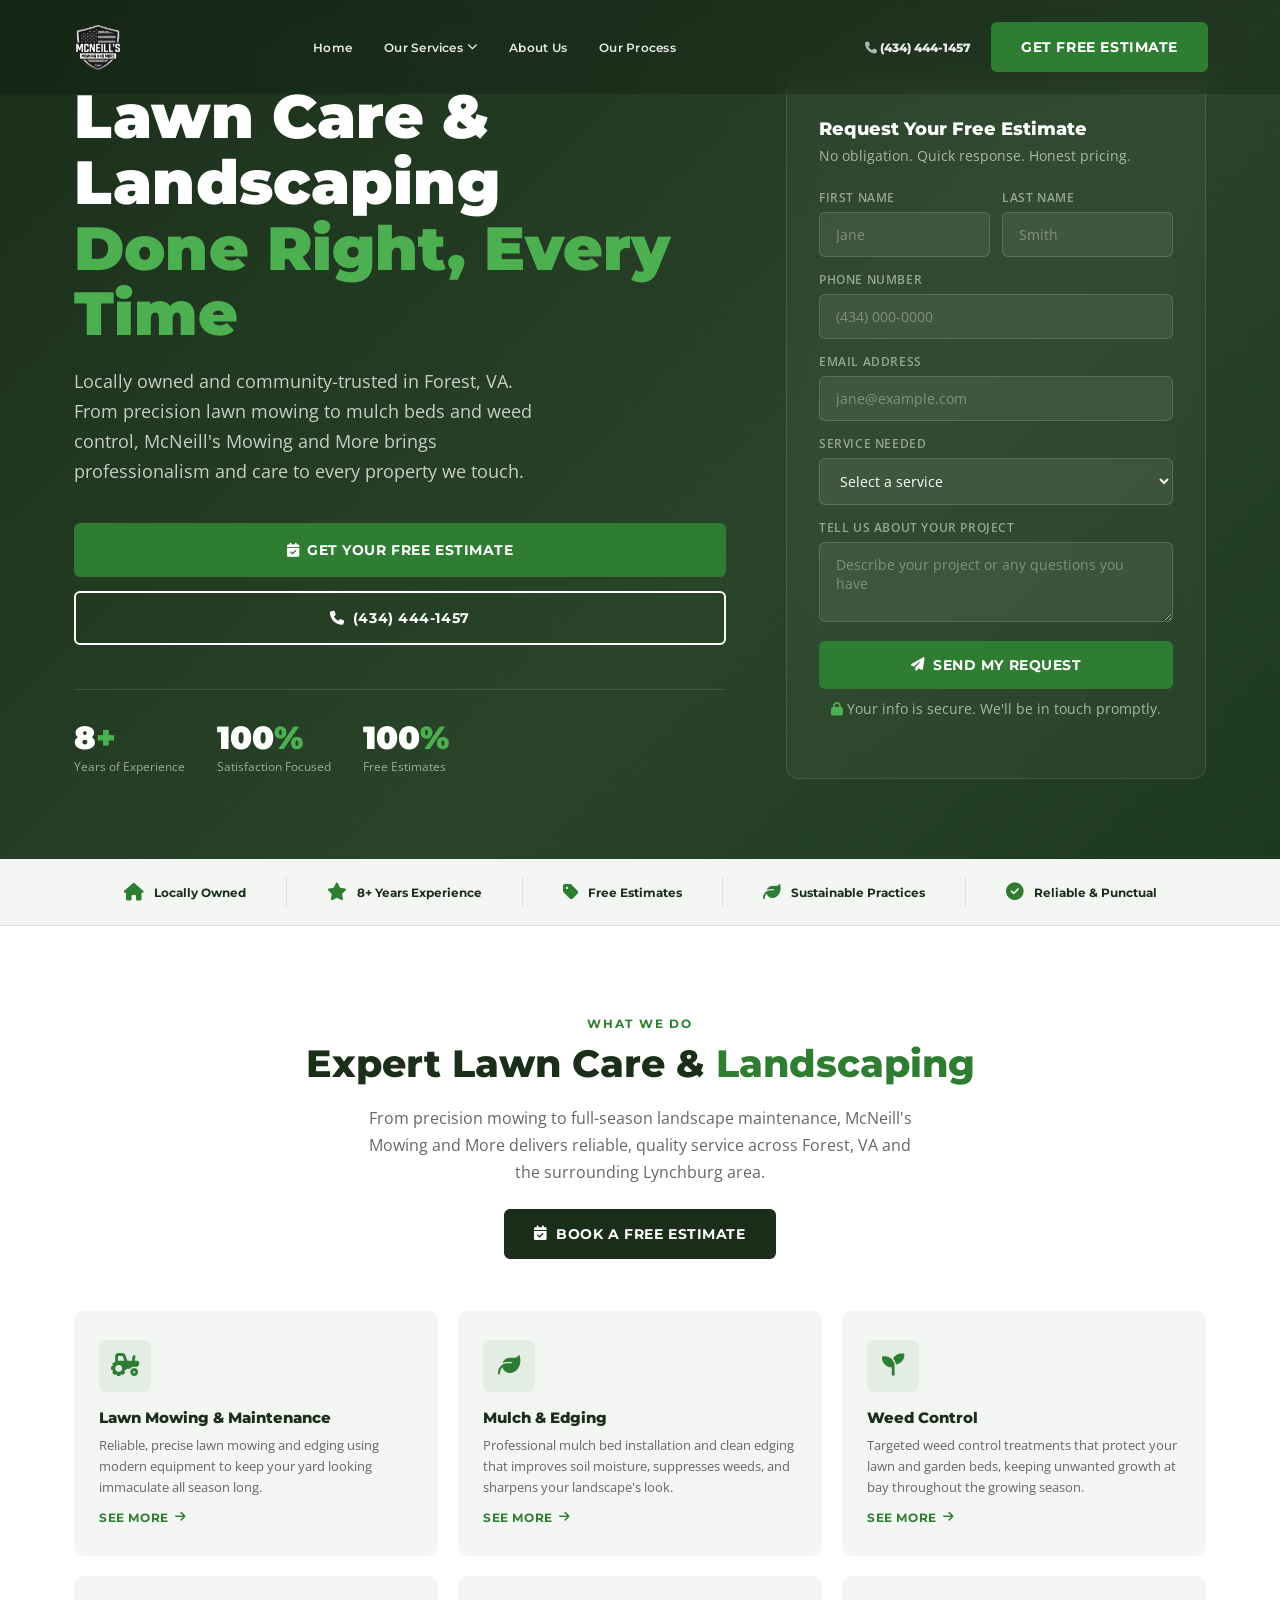
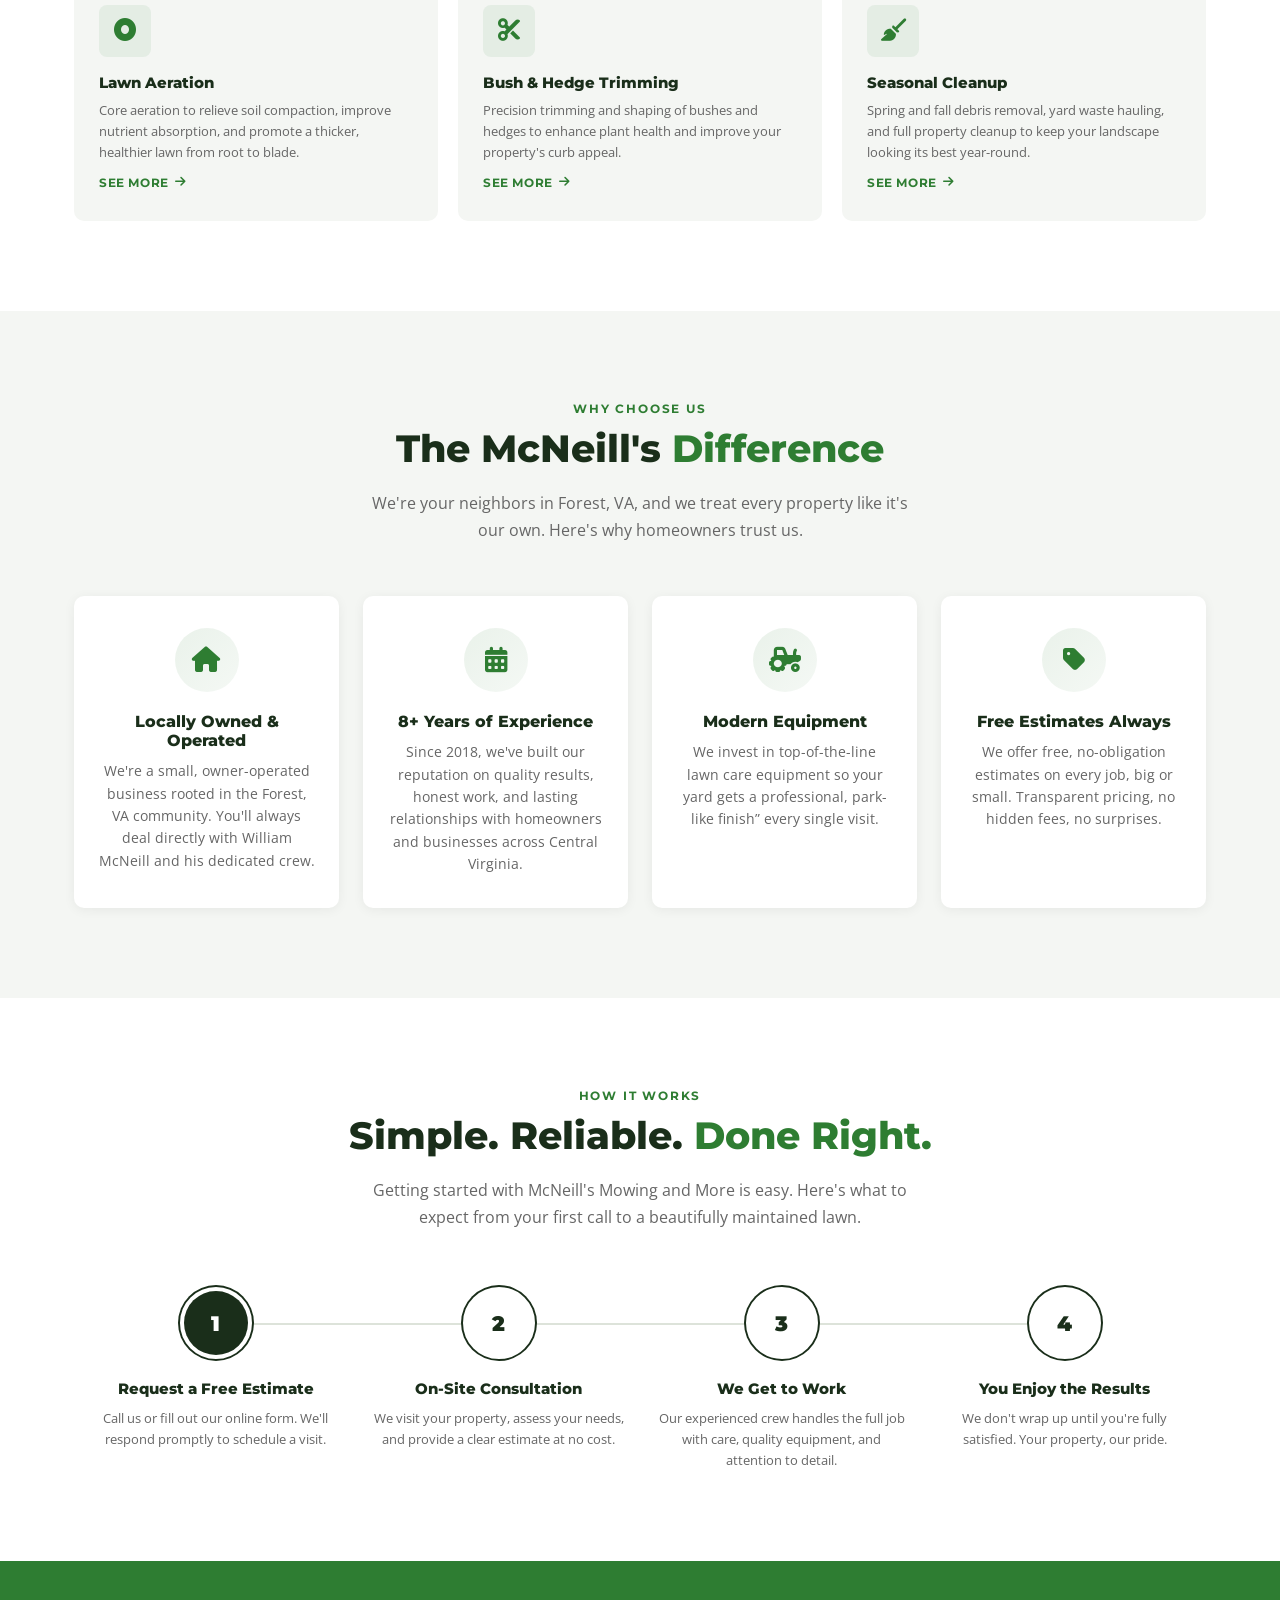
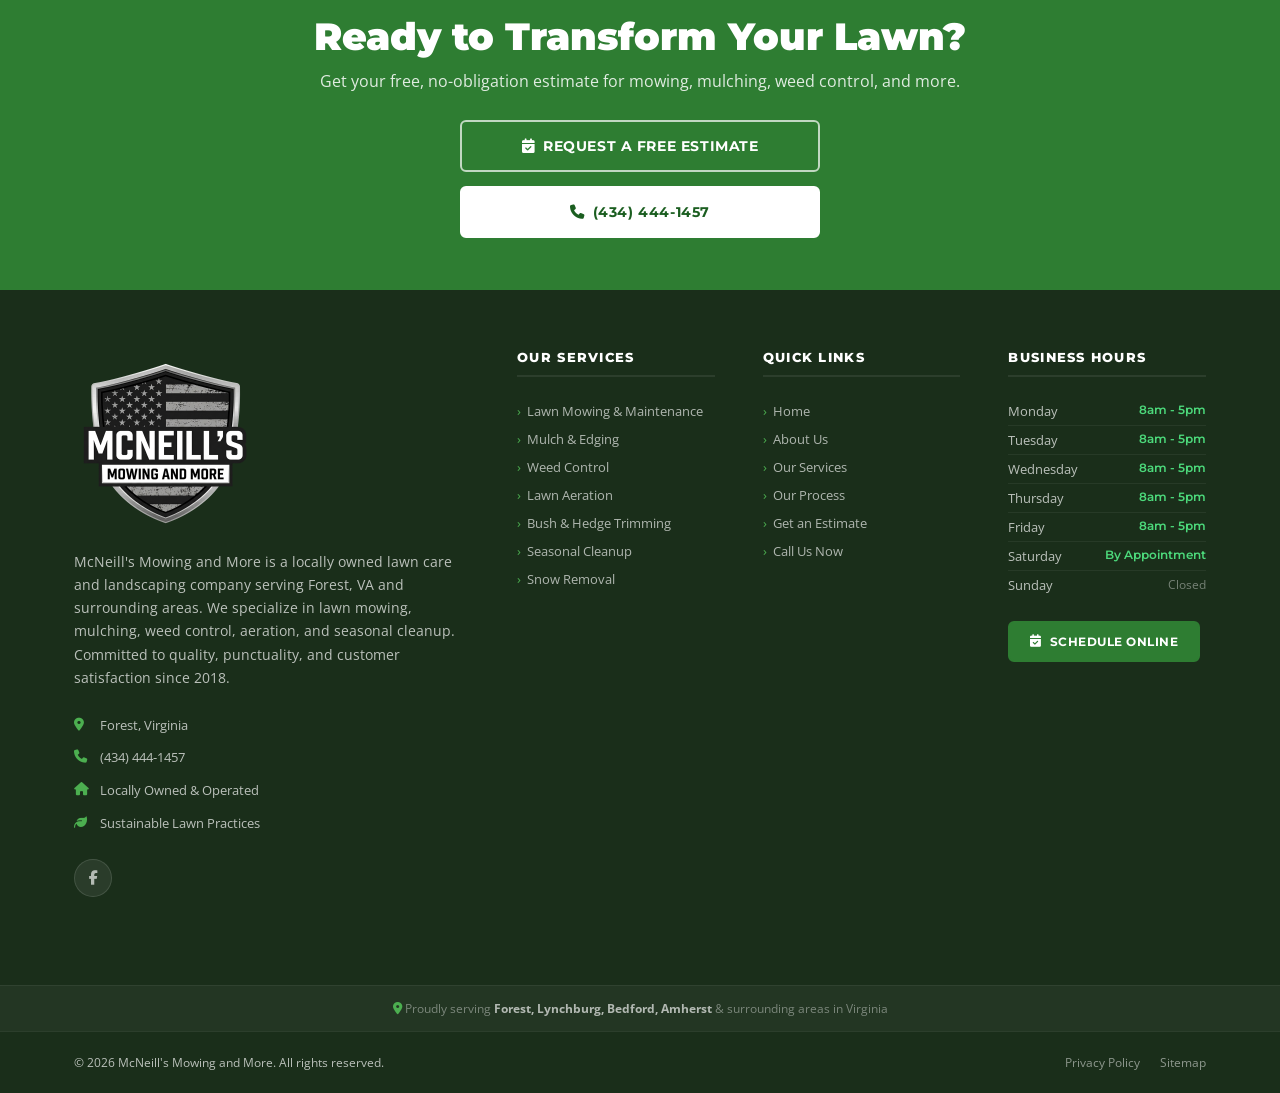
<file: index.html>
﻿<!DOCTYPE html>
<html lang="en">
<head>
  <meta charset="UTF-8" />
  <meta name="viewport" content="width=device-width, initial-scale=1.0" />
  <title>McNeill's Mowing and More | Lawn Care & Landscaping | Forest, VA</title>
  <meta name="description" content="Professional lawn mowing, mulching, weed control, aeration, and landscaping services in Forest, VA and surrounding areas. Locally owned. Free estimates." />

  <!-- Google Fonts -->
  <link rel="preconnect" href="https://fonts.googleapis.com" />
  <link rel="preconnect" href="https://fonts.gstatic.com" crossorigin />
  <link href="https://fonts.googleapis.com/css2?family=Montserrat:wght@400;500;600;700;800;900&family=Open+Sans:wght@400;500;600&display=swap" rel="stylesheet" />

  <!-- Font Awesome -->
  <link rel="stylesheet" href="https://cdnjs.cloudflare.com/ajax/libs/font-awesome/6.5.0/css/all.min.css" />

  <!-- Shared Styles -->
  <link rel="stylesheet" href="styles.css" />
</head>
<body>


<!-- 
     NAVIGATION
 -->
<nav class="navbar" role="navigation" aria-label="Main navigation">
  <div class="nav-inner">

    <!-- Logo -->
    <a href="#home" aria-label="McNeill's Mowing and More Home">
      <img src="Mason Assets/mclogo.png" alt="McNeill's Mowing and More Logo" class="nav-logo" />
    </a>

    <!-- Desktop Links -->
    <ul class="nav-links" role="list">
      <li><a href="#home">Home</a></li>
      <li>
        <a href="#services">Our Services <i class="fa-solid fa-chevron-down"></i></a>
        <ul class="dropdown" role="list">
          <li><a href="precision-mowing.html"><i class="fa-solid fa-tractor"></i>Lawn Mowing</a></li>
          <li><a href="mulch-bed-installation.html"><i class="fa-solid fa-leaf"></i>Mulch &amp; Edging</a></li>
          <li><a href="weed-control.html"><i class="fa-solid fa-seedling"></i>Weed Control</a></li>
          <li><a href="lawn-aeration.html"><i class="fa-solid fa-circle-dot"></i>Lawn Aeration</a></li>
          <li><a href="bush-hedge-trimming.html"><i class="fa-solid fa-scissors"></i>Bush &amp; Hedge Trimming</a></li>
          <li><a href="spring-fall-cleanup.html"><i class="fa-solid fa-broom"></i>Seasonal Cleanup</a></li>
        </ul>
      </li>
      <li><a href="#about">About Us</a></li>
      <li><a href="#process">Our Process</a></li>
    </ul>

    <!-- CTA -->
    <div class="nav-cta">
      <span class="nav-phone"><i class="fa-solid fa-phone"></i> (434) 444-1457</span>
      <a href="#contact" class="btn btn-green">Get Free Estimate</a>
    </div>

    <!-- Hamburger -->
    <button class="hamburger" id="hamburgerBtn" aria-label="Open menu" aria-expanded="false">
      <span></span><span></span><span></span>
    </button>
  </div>
</nav>

<!-- Mobile Menu -->
<div class="mobile-menu" id="mobileMenu" role="dialog" aria-modal="true" aria-label="Mobile navigation">
  <div class="mobile-menu-header">
    <span style="font-family:'Montserrat',sans-serif;font-weight:900;color:#fff;font-size:1.1rem;">McNeill's Mowing and More</span>
    <button class="mobile-close" id="mobileClose" aria-label="Close menu"><i class="fa-solid fa-xmark"></i></button>
  </div>
  <ul class="mobile-links">
    <li><a href="#home">Home</a></li>
    <li>
      <a href="#services">Our Services</a>
      <ul class="mobile-sub">
        <li><a href="precision-mowing.html"><i class="fa-solid fa-tractor"></i>Lawn Mowing</a></li>
        <li><a href="mulch-bed-installation.html"><i class="fa-solid fa-leaf"></i>Mulch &amp; Edging</a></li>
        <li><a href="weed-control.html"><i class="fa-solid fa-seedling"></i>Weed Control</a></li>
        <li><a href="lawn-aeration.html"><i class="fa-solid fa-circle-dot"></i>Lawn Aeration</a></li>
        <li><a href="bush-hedge-trimming.html"><i class="fa-solid fa-scissors"></i>Bush &amp; Hedge Trimming</a></li>
        <li><a href="spring-fall-cleanup.html"><i class="fa-solid fa-broom"></i>Seasonal Cleanup</a></li>
      </ul>
    </li>
    <li><a href="#about">About Us</a></li>
    <li><a href="#process">Our Process</a></li>
  </ul>
  <div class="mobile-cta">
    <a href="tel:+14344441457" class="btn btn-outline" style="justify-content:center;"><i class="fa-solid fa-phone"></i>(434) 444-1457</a>
    <a href="#contact" class="btn btn-green" style="justify-content:center;">Get Free Estimate</a>
  </div>
</div>

<!-- 
     HERO
 -->
<section class="hero" id="home" aria-labelledby="hero-heading">
  <video class="hero-video" autoplay muted loop playsinline>
    <source src="Mason Assets/17380736-hd_1920_1080_25fps.mp4" type="video/mp4">
  </video>
  <div class="hero-bg-pattern"></div>
  <div class="hero-accent"></div>

  <div class="hero-content">
    <!-- Left: Copy -->
    <div>
      <h1 id="hero-heading">
        Lawn Care &amp; Landscaping
        <span>Done Right, Every Time</span>
      </h1>
      <p class="hero-sub">
        Locally owned and community-trusted in Forest, VA. From precision lawn mowing to mulch beds and weed control, McNeill's Mowing and More brings professionalism and care to every property we touch.
      </p>
      <div class="hero-btns">
        <a href="#contact" class="btn btn-green" style="font-size:0.88rem;padding:16px 30px;flex:1;justify-content:center;">
          <i class="fa-solid fa-calendar-check"></i>
          Get Your Free Estimate
        </a>
        <a href="tel:+14344441457" class="btn btn-outline" style="font-size:0.88rem;padding:16px 30px;flex:1;justify-content:center;">
          <i class="fa-solid fa-phone"></i>
          (434) 444-1457
        </a>
      </div>
      <div class="hero-stats">
        <div>
          <div class="hero-stat-num">8<span>+</span></div>
          <div class="hero-stat-label">Years of Experience</div>
        </div>
        <div>
          <div class="hero-stat-num">100<span>%</span></div>
          <div class="hero-stat-label">Satisfaction Focused</div>
        </div>
        <div>
          <div class="hero-stat-num">100<span>%</span></div>
          <div class="hero-stat-label">Free Estimates</div>
        </div>
      </div>
    </div>

    <!-- Right: Quick Contact Form -->
    <div class="hero-card" id="contact">
      <h3>Request Your Free Estimate</h3>
      <p>No obligation. Quick response. Honest pricing.</p>
      <form action="#" method="post" novalidate>
        <div class="form-row">
          <div class="form-group">
            <label for="first-name">First Name</label>
            <input type="text" id="first-name" name="first_name" placeholder="Jane" autocomplete="given-name" required />
          </div>
          <div class="form-group">
            <label for="last-name">Last Name</label>
            <input type="text" id="last-name" name="last_name" placeholder="Smith" autocomplete="family-name" required />
          </div>
        </div>
        <div class="form-group">
          <label for="phone">Phone Number</label>
          <input type="tel" id="phone" name="phone" placeholder="(434) 000-0000" autocomplete="tel" required />
        </div>
        <div class="form-group">
          <label for="email">Email Address</label>
          <input type="email" id="email" name="email" placeholder="jane@example.com" autocomplete="email" />
        </div>
        <div class="form-group">
          <label for="service">Service Needed</label>
          <select id="service" name="service">
            <option value="">Select a service</option>
            <option>Lawn Mowing &amp; Maintenance</option>
            <option>Mulch &amp; Edging</option>
            <option>Weed Control</option>
            <option>Lawn Aeration</option>
            <option>Bush &amp; Hedge Trimming</option>
            <option>Seasonal Cleanup</option>
            <option>Snow Removal</option>
            <option>Multiple Services</option>
          </select>
        </div>
        <div class="form-group">
          <label for="message">Tell Us About Your Project</label>
          <textarea id="message" name="message" placeholder="Describe your project or any questions you have"></textarea>
        </div>
        <button type="submit" class="btn btn-green" style="width:100%;justify-content:center;">
          <i class="fa-solid fa-paper-plane"></i>Send My Request
        </button>
        <p class="form-note"><i class="fa-solid fa-lock"></i> Your info is secure. We'll be in touch promptly.</p>
      </form>
    </div>
  </div>
</section>


<!-- 
     TRUST BAR
 -->
<div class="trust-bar">
  <div class="container">
    <div class="trust-item"><i class="fa-solid fa-house"></i> Locally Owned</div>
    <div class="trust-divider"></div>
    <div class="trust-item"><i class="fa-solid fa-star"></i> 8+ Years Experience</div>
    <div class="trust-divider"></div>
    <div class="trust-item"><i class="fa-solid fa-tag"></i> Free Estimates</div>
    <div class="trust-divider"></div>
    <div class="trust-item"><i class="fa-solid fa-leaf"></i> Sustainable Practices</div>
    <div class="trust-divider"></div>
    <div class="trust-item"><i class="fa-solid fa-check-circle"></i> Reliable &amp; Punctual</div>
  </div>
</div>


<!-- 
     SERVICES
-->
<section class="services" id="services" aria-labelledby="services-heading">
  <div class="container">
    <div class="section-header">
      <p class="section-label">What We Do</p>
      <h2 class="section-title" id="services-heading">Expert Lawn Care &amp; <span>Landscaping</span></h2>
      <p class="section-sub">From precision mowing to full-season landscape maintenance, McNeill's Mowing and More delivers reliable, quality service across Forest, VA and the surrounding Lynchburg area.</p>
      <br/>
      <a href="#contact" class="btn btn-navy"><i class="fa-solid fa-calendar-check"></i>Book a Free Estimate</a>
    </div>
    <div class="services-grid" id="lawn">

      <div class="service-card">
        <div class="service-icon"><i class="fa-solid fa-tractor"></i></div>
        <h4>Lawn Mowing &amp; Maintenance</h4>
        <p>Reliable, precise lawn mowing and edging using modern equipment to keep your yard looking immaculate all season long.</p>
        <a class="learn-more" href="precision-mowing.html">See More <i class="fa-solid fa-arrow-right"></i></a>
      </div>

      <div class="service-card">
        <div class="service-icon"><i class="fa-solid fa-leaf"></i></div>
        <h4>Mulch &amp; Edging</h4>
        <p>Professional mulch bed installation and clean edging that improves soil moisture, suppresses weeds, and sharpens your landscape's look.</p>
        <a class="learn-more" href="mulch-bed-installation.html">See More <i class="fa-solid fa-arrow-right"></i></a>
      </div>

      <div class="service-card">
        <div class="service-icon"><i class="fa-solid fa-seedling"></i></div>
        <h4>Weed Control</h4>
        <p>Targeted weed control treatments that protect your lawn and garden beds, keeping unwanted growth at bay throughout the growing season.</p>
        <a class="learn-more" href="weed-control.html">See More <i class="fa-solid fa-arrow-right"></i></a>
      </div>

      <div class="service-card" id="aeration">
        <div class="service-icon"><i class="fa-solid fa-circle-dot"></i></div>
        <h4>Lawn Aeration</h4>
        <p>Core aeration to relieve soil compaction, improve nutrient absorption, and promote a thicker, healthier lawn from root to blade.</p>
        <a class="learn-more" href="lawn-aeration.html">See More <i class="fa-solid fa-arrow-right"></i></a>
      </div>

      <div class="service-card">
        <div class="service-icon"><i class="fa-solid fa-scissors"></i></div>
        <h4>Bush &amp; Hedge Trimming</h4>
        <p>Precision trimming and shaping of bushes and hedges to enhance plant health and improve your property's curb appeal.</p>
        <a class="learn-more" href="bush-hedge-trimming.html">See More <i class="fa-solid fa-arrow-right"></i></a>
      </div>

      <div class="service-card" id="cleanup">
        <div class="service-icon"><i class="fa-solid fa-broom"></i></div>
        <h4>Seasonal Cleanup</h4>
        <p>Spring and fall debris removal, yard waste hauling, and full property cleanup to keep your landscape looking its best year-round.</p>
        <a class="learn-more" href="spring-fall-cleanup.html">See More <i class="fa-solid fa-arrow-right"></i></a>
      </div>

    </div>
  </div>
</section>


<!-- 
     WHY US
 -->
<section class="why-us" id="about" aria-labelledby="whyus-heading">
  <div class="container">
    <div class="section-header">
      <p class="section-label">Why Choose Us</p>
      <h2 class="section-title" id="whyus-heading">The McNeill's <span>Difference</span></h2>
      <p class="section-sub">We're your neighbors in Forest, VA, and we treat every property like it's our own. Here's why homeowners trust us.</p>
    </div>
    <div class="why-grid">

      <div class="why-card">
        <div class="why-icon"><i class="fa-solid fa-house"></i></div>
        <h4>Locally Owned &amp; Operated</h4>
        <p>We're a small, owner-operated business rooted in the Forest, VA community. You'll always deal directly with William McNeill and his dedicated crew.</p>
      </div>

      <div class="why-card">
        <div class="why-icon"><i class="fa-solid fa-calendar-days"></i></div>
        <h4>8+ Years of Experience</h4>
        <p>Since 2018, we've built our reputation on quality results, honest work, and lasting relationships with homeowners and businesses across Central Virginia.</p>
      </div>

      <div class="why-card">
        <div class="why-icon"><i class="fa-solid fa-tractor"></i></div>
        <h4>Modern Equipment</h4>
        <p>We invest in top-of-the-line lawn care equipment so your yard gets a professional, park-like finish” every single visit.</p>
      </div>

      <div class="why-card">
        <div class="why-icon"><i class="fa-solid fa-tag"></i></div>
        <h4>Free Estimates Always</h4>
        <p>We offer free, no-obligation estimates on every job, big or small. Transparent pricing, no hidden fees, no surprises.</p>
      </div>

    </div>
  </div>
</section>


<!-- 
     OUR PROCESS
-->
<section class="process" id="process" aria-labelledby="process-heading">
  <div class="container">
    <div class="section-header">
      <p class="section-label">How It Works</p>
      <h2 class="section-title" id="process-heading">Simple. Reliable. <span>Done Right.</span></h2>
      <p class="section-sub" style="margin:0 auto;">Getting started with McNeill's Mowing and More is easy. Here's what to expect from your first call to a beautifully maintained lawn.</p>
    </div>
    <div class="process-steps">
      <div class="step">
        <div class="step-num"><span>1</span></div>
        <h4>Request a Free Estimate</h4>
        <p>Call us or fill out our online form. We'll respond promptly to schedule a visit.</p>
      </div>
      <div class="step">
        <div class="step-num"><span>2</span></div>
        <h4>On-Site Consultation</h4>
        <p>We visit your property, assess your needs, and provide a clear estimate at no cost.</p>
      </div>
      <div class="step">
        <div class="step-num"><span>3</span></div>
        <h4>We Get to Work</h4>
        <p>Our experienced crew handles the full job with care, quality equipment, and attention to detail.</p>
      </div>
      <div class="step">
        <div class="step-num"><span>4</span></div>
        <h4>You Enjoy the Results</h4>
        <p>We don't wrap up until you're fully satisfied. Your property, our pride.</p>
      </div>
    </div>
  </div>
</section>


<!-- 
     FOOTER
-->
<footer>

  <!-- CTA Banner -->
  <div class="footer-cta">
    <div class="container">
      <h2>Ready to Transform Your Lawn?</h2>
      <p>Get your free, no-obligation estimate for mowing, mulching, weed control, and more.</p>
      <div style="display:flex;flex-direction:column;gap:14px;align-items:center;">
        <a href="#contact" class="btn btn-outline" style="font-size:0.9rem;padding:15px 32px;width:360px;justify-content:center;">
          <i class="fa-solid fa-calendar-check"></i>Request a Free Estimate
        </a>
        <a href="tel:+14344441457" class="btn" style="background:#fff;color:var(--green-dark);border-color:#fff;font-size:0.9rem;padding:15px 32px;width:360px;justify-content:center;font-family:'Montserrat',sans-serif;font-weight:700;letter-spacing:0.04em;">
          <i class="fa-solid fa-phone"></i>(434) 444-1457
        </a>
      </div>
    </div>
  </div>

  <!-- Main Footer -->
  <div class="footer-main">
    <div class="container">
      <div class="footer-grid">

        <!-- About Column -->
        <div>
          <img src="Mason Assets/mclogo.png" alt="McNeill's Mowing and More Logo" class="footer-logo" />
          <p class="footer-about">McNeill's Mowing and More is a locally owned lawn care and landscaping company serving Forest, VA and surrounding areas. We specialize in lawn mowing, mulching, weed control, aeration, and seasonal cleanup. Committed to quality, punctuality, and customer satisfaction since 2018.</p>
          <ul class="footer-contact-list">
            <li><i class="fa-solid fa-location-dot"></i><span>Forest, Virginia</span></li>
            <li><i class="fa-solid fa-phone"></i><a href="tel:+14344441457">(434) 444-1457</a></li>
            <li><i class="fa-solid fa-house"></i><span>Locally Owned &amp; Operated</span></li>
            <li><i class="fa-solid fa-leaf"></i><span>Sustainable Lawn Practices</span></li>
          </ul>
          <div class="footer-social" aria-label="Social media links">
            <a href="https://www.facebook.com/p/McNeills-Mowing-and-More-100053635066376/" class="social-btn" aria-label="Facebook" target="_blank" rel="noopener"><i class="fa-brands fa-facebook-f"></i></a>
          </div>
        </div>

        <!-- Services Column -->
        <div class="footer-col">
          <h5>Our Services</h5>
          <ul class="footer-links">
            <li><a href="#lawn">Lawn Mowing &amp; Maintenance</a></li>
            <li><a href="#lawn">Mulch &amp; Edging</a></li>
            <li><a href="#lawn">Weed Control</a></li>
            <li><a href="#aeration">Lawn Aeration</a></li>
            <li><a href="#lawn">Bush &amp; Hedge Trimming</a></li>
            <li><a href="#cleanup">Seasonal Cleanup</a></li>
            <li><a href="#cleanup">Snow Removal</a></li>
          </ul>
        </div>

        <!-- Quick Links Column -->
        <div class="footer-col">
          <h5>Quick Links</h5>
          <ul class="footer-links">
            <li><a href="#home">Home</a></li>
            <li><a href="#about">About Us</a></li>
            <li><a href="#services">Our Services</a></li>
            <li><a href="#process">Our Process</a></li>
            <li><a href="#contact">Get an Estimate</a></li>
            <li><a href="tel:+14344441457">Call Us Now</a></li>
          </ul>
        </div>

        <!-- Hours Column -->
        <div class="footer-col">
          <h5>Business Hours</h5>
          <div class="footer-hours">
            <div class="day-row"><span>Monday</span><span class="open">8am - 5pm</span></div>
            <div class="day-row"><span>Tuesday</span><span class="open">8am - 5pm</span></div>
            <div class="day-row"><span>Wednesday</span><span class="open">8am - 5pm</span></div>
            <div class="day-row"><span>Thursday</span><span class="open">8am - 5pm</span></div>
            <div class="day-row"><span>Friday</span><span class="open">8am - 5pm</span></div>
            <div class="day-row"><span>Saturday</span><span class="open">By Appointment</span></div>
            <div class="day-row"><span>Sunday</span><span class="closed">Closed</span></div>
          </div>
          <br/>
          <a href="#contact" class="btn btn-green" style="font-size:0.78rem;padding:11px 20px;">
            <i class="fa-solid fa-calendar-check"></i>Schedule Online
          </a>
        </div>

      </div>
    </div>
  </div>

  <!-- Service Area -->
  <div class="footer-service-area">
    <i class="fa-solid fa-location-dot"></i>
    Proudly serving <strong style="color:rgba(255,255,255,0.65);">Forest, Lynchburg, Bedford, Amherst</strong> &amp; surrounding areas in Virginia
  </div>

  <!-- Bottom Bar -->
  <div class="footer-bottom">
    <div class="container">
      <span>&copy; 2026 McNeill's Mowing and More. All rights reserved.</span>
      <div class="footer-bottom-links">
        <a href="#">Privacy Policy</a>
        <a href="#">Sitemap</a>
      </div>
    </div>
  </div>
</footer>



<!--
     JAVASCRIPT
 -->
<script>
  document.addEventListener('DOMContentLoaded', () => {

    // Mobile menu toggle
    const hamburger = document.getElementById('hamburgerBtn');
    const mobileMenu = document.getElementById('mobileMenu');
    const mobileClose = document.getElementById('mobileClose');

    hamburger.addEventListener('click', () => {
      mobileMenu.classList.add('open');
      hamburger.setAttribute('aria-expanded', 'true');
      document.body.style.overflow = 'hidden';
    });

    function closeMobileMenu() {
      mobileMenu.classList.remove('open');
      hamburger.setAttribute('aria-expanded', 'false');
      document.body.style.overflow = '';
    }

    mobileClose.addEventListener('click', closeMobileMenu);
    mobileMenu.querySelectorAll('a').forEach(link => link.addEventListener('click', closeMobileMenu));
    document.addEventListener('keydown', e => { if (e.key === 'Escape') closeMobileMenu(); });

    // Pill → white navbar: toggle .scrolled when hero bottom leaves viewport
    const navbar = document.querySelector('.navbar');
    const heroSection = document.querySelector('.hero');
    function updateNavbar() {
      navbar.classList.toggle('scrolled', heroSection.getBoundingClientRect().bottom <= navbar.offsetHeight);
    }
    window.addEventListener('scroll', updateNavbar, { passive: true });
    updateNavbar();

    // CTA buttons scroll to contact form
    const heroCard = document.getElementById('contact');
    document.querySelectorAll('a.btn[href="#contact"]').forEach(btn => {
      btn.addEventListener('click', e => {
        e.preventDefault();
        window.scrollTo({ top: 0, behavior: 'smooth' });
        setTimeout(() => {
          heroCard.style.boxShadow = '0 0 0 3px rgba(76,175,80,0.6)';
          heroCard.style.borderColor = 'rgba(76,175,80,0.8)';
          setTimeout(() => {
            heroCard.style.boxShadow = '';
            heroCard.style.borderColor = '';
          }, 1400);
        }, 500);
      });
    });

    // Highlight form when arriving from a service page via #contact hash
    if (window.location.hash === '#contact') {
      history.replaceState(null, '', window.location.pathname);
      window.scrollTo({ top: 0 });
      setTimeout(() => {
        heroCard.style.boxShadow = '0 0 0 3px rgba(76,175,80,0.6)';
        heroCard.style.borderColor = 'rgba(76,175,80,0.8)';
        setTimeout(() => {
          heroCard.style.boxShadow = '';
          heroCard.style.borderColor = '';
        }, 1400);
      }, 200);
    }

    // Scroll Animations
    if (!window.matchMedia('(prefers-reduced-motion: reduce)').matches) {

      const groups = [
        ['.trust-item',                                                     '',           80],
        ['.services .section-label',                                        '',            0],
        ['.services .section-title',                                        '',           80],
        ['.services .section-sub',                                          '',          160],
        ['.services .btn-navy',                                             '',          220],
        ['.service-card',                                                   'from-scale', 90],
        ['.why-us .section-label, .why-us .section-title, .why-us .section-sub', '',     80],
        ['.why-card',                                                       'from-scale', 90],
        ['.process .section-label, .process .section-title, .process .section-sub', '', 80],
        ['.step',                                                           '',          110],
        ['.footer-cta h2',                                                  '',            0],
        ['.footer-cta p',                                                   '',           80],
        ['.footer-cta > .container > div',                                  '',          140],
        ['.footer-col h5, .footer-col ul, .footer-hours',                   '',          100],
      ];

      groups.forEach(([sel, extraCls, staggerMs, baseDelay = 0]) => {
        document.querySelectorAll(sel).forEach((el, i) => {
          el.classList.add('anim-hidden');
          if (extraCls) el.classList.add(extraCls);
          el.style.transitionDelay = (baseDelay + i * staggerMs) + 'ms';
        });
      });

      const io = new IntersectionObserver((entries) => {
        entries.forEach(entry => {
          if (!entry.isIntersecting) return;
          entry.target.classList.add('anim-visible');
          io.unobserve(entry.target);
        });
      }, { threshold: 0.15, rootMargin: '0px 0px -120px 0px' });

      document.querySelectorAll('.anim-hidden').forEach(el => io.observe(el));


      // Step-num fill animation
      const stepNums = document.querySelectorAll('.step-num');
      const stepIo = new IntersectionObserver((entries) => {
        entries.forEach(entry => {
          if (!entry.isIntersecting) return;
          const idx = Array.from(stepNums).indexOf(entry.target);
          setTimeout(() => entry.target.classList.add('step-filled'), idx * 3500);
          stepIo.unobserve(entry.target);
        });
      }, { threshold: 0.5, rootMargin: '0px 0px -100px 0px' });
      stepNums.forEach(el => stepIo.observe(el));
    }

  });
</script>

</body>
</html>
</file>
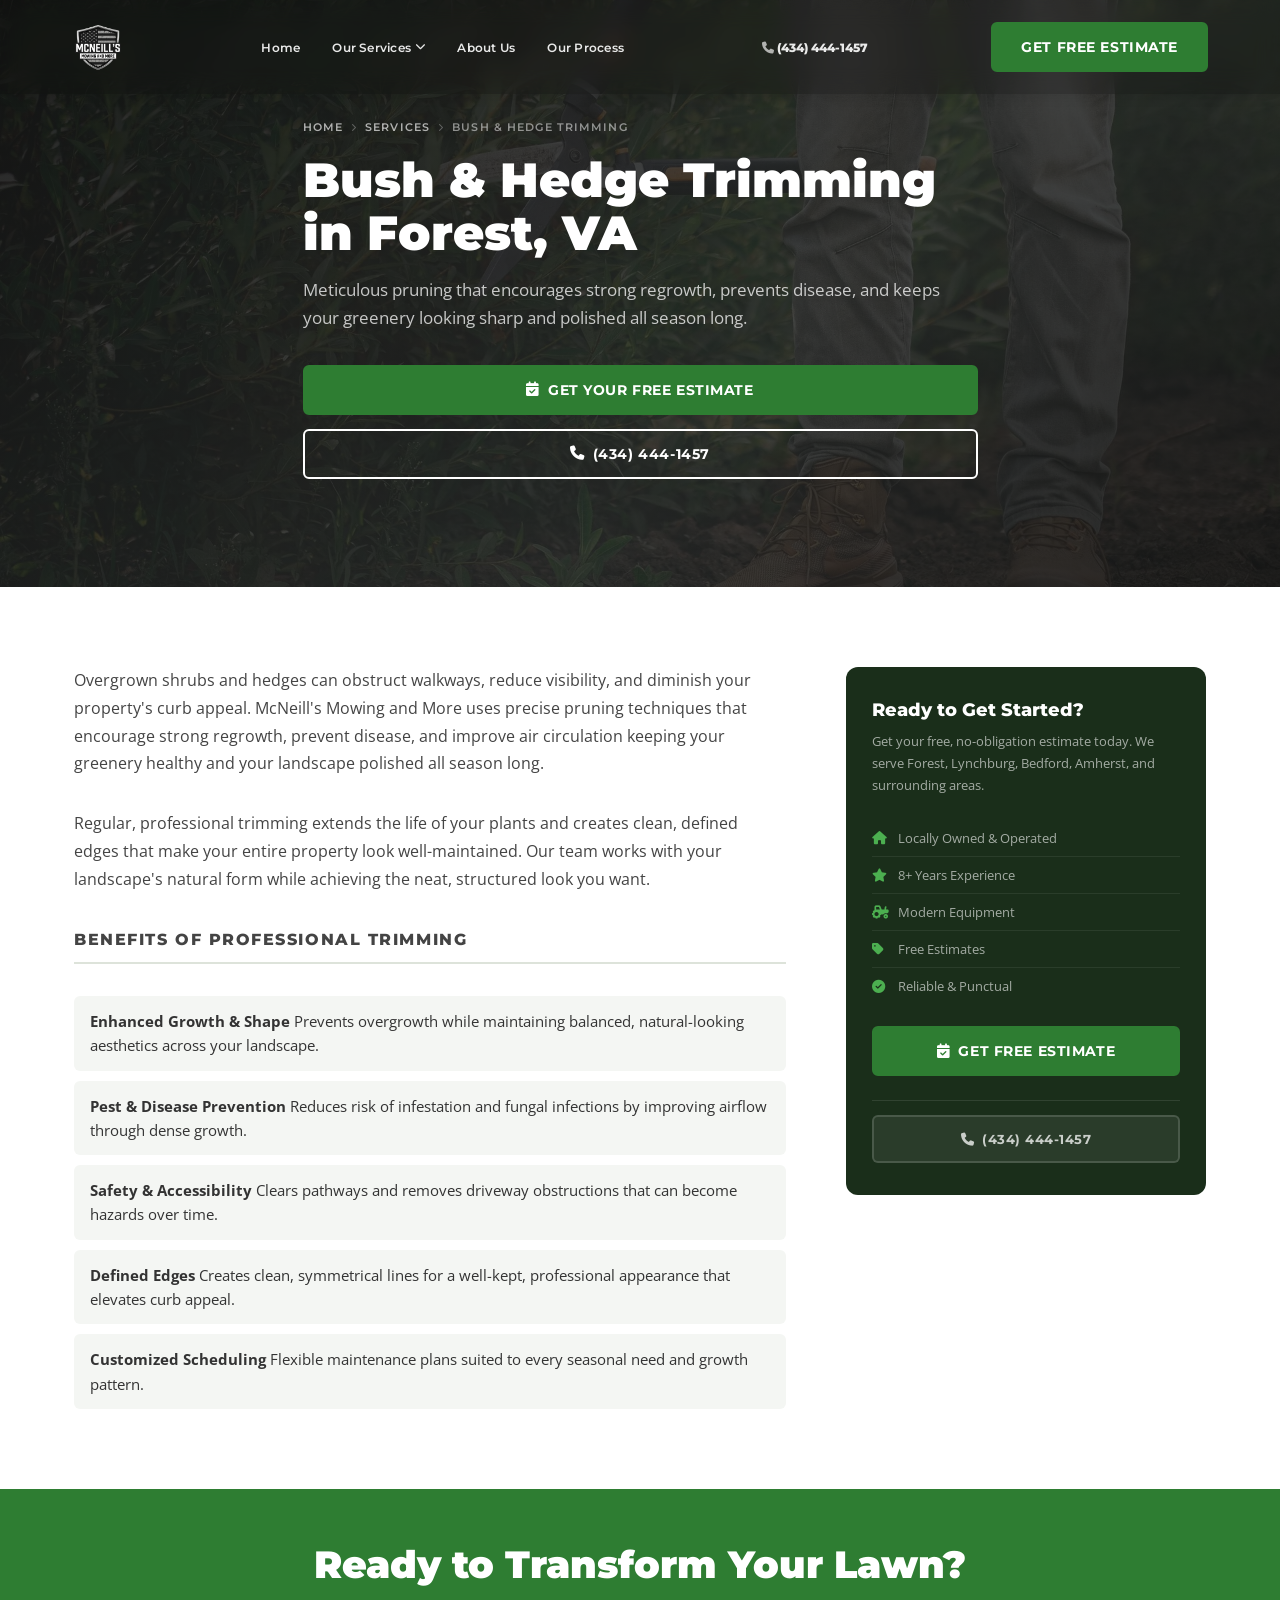
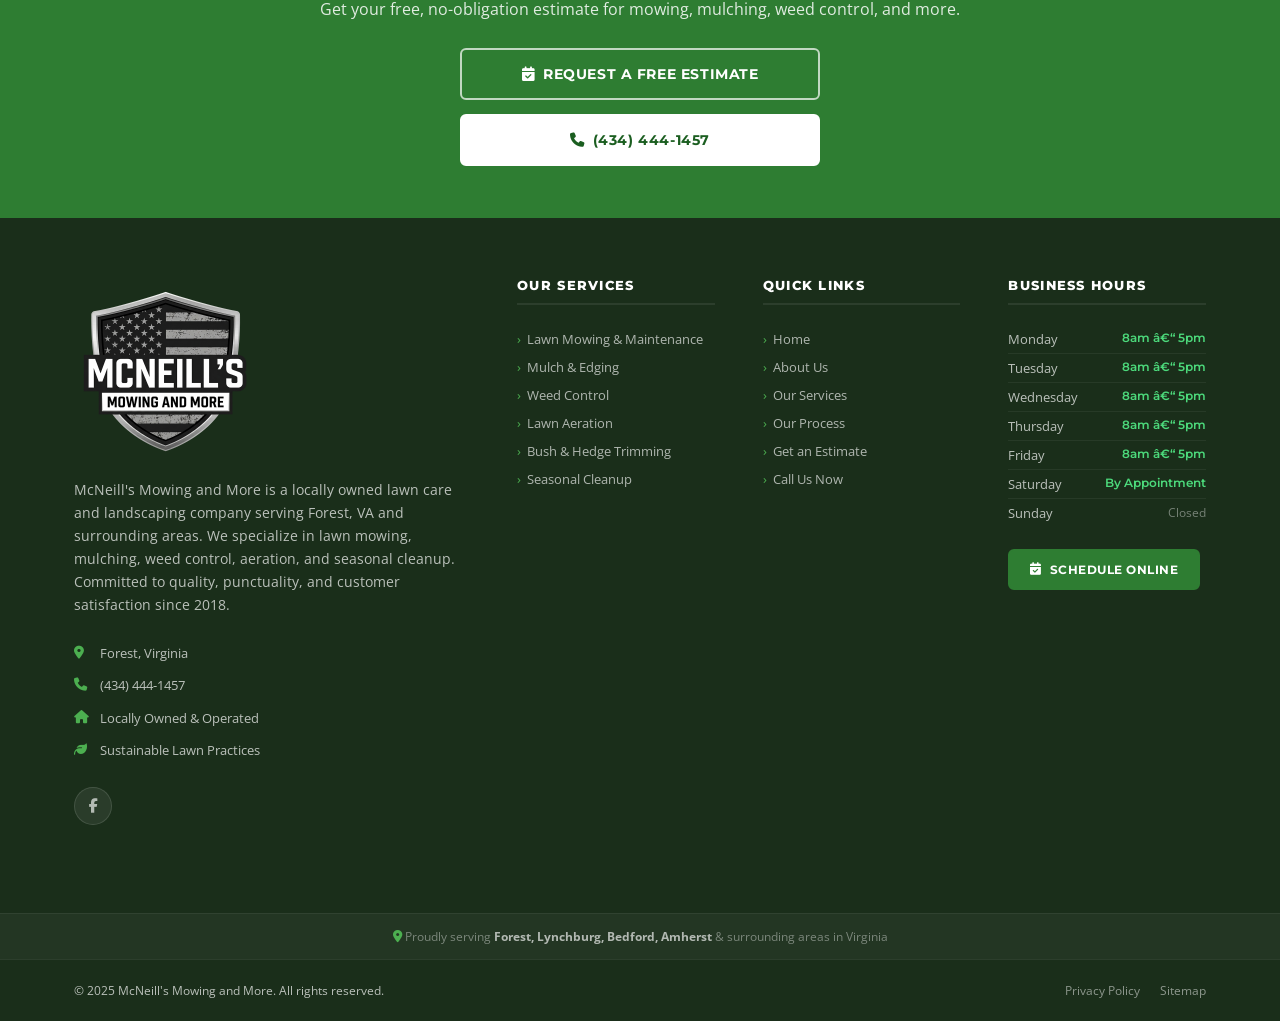
<file: bush-hedge-trimming.html>
﻿<!DOCTYPE html>
<html lang="en">
<head>
  <meta charset="UTF-8" />
  <meta name="viewport" content="width=device-width, initial-scale=1.0" />
  <title>Bush &amp; Hedge Trimming | McNeill's Mowing and More | Forest, VA</title>
  <meta name="description" content="Precision bush and hedge trimming in Forest, VA. Enhance plant health, improve curb appeal, and keep your property safe and polished. Free estimates." />

  <link rel="preconnect" href="https://fonts.googleapis.com" />
  <link rel="preconnect" href="https://fonts.gstatic.com" crossorigin />
  <link href="https://fonts.googleapis.com/css2?family=Montserrat:wght@400;500;600;700;800;900&family=Open+Sans:wght@400;500;600&display=swap" rel="stylesheet" />
  <link rel="stylesheet" href="https://cdnjs.cloudflare.com/ajax/libs/font-awesome/6.5.0/css/all.min.css" />
  <link rel="stylesheet" href="styles.css" />
</head>
<body>

<nav class="navbar" role="navigation" aria-label="Main navigation">
  <div class="nav-inner">
    <a href="index.html" aria-label="McNeill's Mowing and More Home">
      <img src="Mason Assets/mclogo.png" alt="McNeill's Mowing and More Logo" class="nav-logo" />
    </a>
    <ul class="nav-links" role="list">
      <li><a href="index.html">Home</a></li>
      <li>
        <a href="index.html#services">Our Services <i class="fa-solid fa-chevron-down"></i></a>
        <ul class="dropdown" role="list">
          <li><a href="precision-mowing.html"><i class="fa-solid fa-tractor"></i>Lawn Mowing</a></li>
          <li><a href="mulch-bed-installation.html"><i class="fa-solid fa-leaf"></i>Mulch &amp; Edging</a></li>
          <li><a href="weed-control.html"><i class="fa-solid fa-seedling"></i>Weed Control</a></li>
          <li><a href="lawn-aeration.html"><i class="fa-solid fa-circle-dot"></i>Lawn Aeration</a></li>
          <li><a href="bush-hedge-trimming.html"><i class="fa-solid fa-scissors"></i>Bush &amp; Hedge Trimming</a></li>
          <li><a href="spring-fall-cleanup.html"><i class="fa-solid fa-broom"></i>Seasonal Cleanup</a></li>
        </ul>
      </li>
      <li><a href="index.html#about">About Us</a></li>
      <li><a href="index.html#process">Our Process</a></li>
    </ul>
    <span class="nav-phone"><i class="fa-solid fa-phone"></i> (434) 444-1457</span>
    <div class="nav-cta">
      <a href="index.html#contact" class="btn btn-green">Get Free Estimate</a>
    </div>
    <button class="hamburger" id="hamburgerBtn" aria-label="Open menu" aria-expanded="false">
      <span></span><span></span><span></span>
    </button>
  </div>
</nav>

<div class="mobile-menu" id="mobileMenu" role="dialog" aria-modal="true" aria-label="Mobile navigation">
  <div class="mobile-menu-header">
    <span style="font-family:'Montserrat',sans-serif;font-weight:900;color:#fff;font-size:1.1rem;">McNeill's Mowing and More</span>
    <button class="mobile-close" id="mobileClose" aria-label="Close menu"><i class="fa-solid fa-xmark"></i></button>
  </div>
  <ul class="mobile-links">
    <li><a href="index.html">Home</a></li>
    <li>
      <a href="index.html#services">Our Services</a>
      <ul class="mobile-sub">
        <li><a href="precision-mowing.html"><i class="fa-solid fa-tractor"></i>Lawn Mowing</a></li>
        <li><a href="mulch-bed-installation.html"><i class="fa-solid fa-leaf"></i>Mulch &amp; Edging</a></li>
        <li><a href="weed-control.html"><i class="fa-solid fa-seedling"></i>Weed Control</a></li>
        <li><a href="lawn-aeration.html"><i class="fa-solid fa-circle-dot"></i>Lawn Aeration</a></li>
        <li><a href="bush-hedge-trimming.html"><i class="fa-solid fa-scissors"></i>Bush &amp; Hedge Trimming</a></li>
        <li><a href="spring-fall-cleanup.html"><i class="fa-solid fa-broom"></i>Seasonal Cleanup</a></li>
      </ul>
    </li>
    <li><a href="index.html#about">About Us</a></li>
    <li><a href="index.html#process">Our Process</a></li>
  </ul>
  <div class="mobile-cta">
    <a href="tel:+14344441457" class="btn btn-outline" style="justify-content:center;"><i class="fa-solid fa-phone"></i>(434) 444-1457</a>
    <a href="index.html#contact" class="btn btn-green" style="justify-content:center;">Get Free Estimate</a>
  </div>
</div>

<section class="service-page-hero" style="background-image: url('Mason Assets/trimming.webp');" aria-labelledby="service-hero-heading">
  <div class="container">
    <nav class="breadcrumb" aria-label="Breadcrumb">
      <a href="index.html">Home</a>
      <i class="fa-solid fa-chevron-right"></i>
      <a href="index.html#services">Services</a>
      <i class="fa-solid fa-chevron-right"></i>
      <span>Bush &amp; Hedge Trimming</span>
    </nav>
    <h1 id="service-hero-heading">Bush &amp; Hedge Trimming<br>in Forest, VA</h1>
    <p class="hero-sub">Meticulous pruning that encourages strong regrowth, prevents disease, and keeps your greenery looking sharp and polished all season long.</p>
    <div class="hero-btns">
      <a href="index.html#contact" class="btn btn-green"><i class="fa-solid fa-calendar-check"></i>Get Your Free Estimate</a>
      <a href="tel:+14344441457" class="btn btn-outline"><i class="fa-solid fa-phone"></i>(434) 444-1457</a>
    </div>
  </div>
</section>

<section class="service-detail">
  <div class="container">

    <div class="service-detail-content">
<p>Overgrown shrubs and hedges can obstruct walkways, reduce visibility, and diminish your property's curb appeal. McNeill's Mowing and More uses precise pruning techniques that encourage strong regrowth, prevent disease, and improve air circulation keeping your greenery healthy and your landscape polished all season long.</p>
      <p>Regular, professional trimming extends the life of your plants and creates clean, defined edges that make your entire property look well-maintained. Our team works with your landscape's natural form while achieving the neat, structured look you want.</p>

      <p class="service-features-title">Benefits of Professional Trimming</p>
      <ul class="service-features-list">
        <li><strong>Enhanced Growth &amp; Shape</strong> Prevents overgrowth while maintaining balanced, natural-looking aesthetics across your landscape.</li>
        <li><strong>Pest &amp; Disease Prevention</strong> Reduces risk of infestation and fungal infections by improving airflow through dense growth.</li>
        <li><strong>Safety &amp; Accessibility</strong> Clears pathways and removes driveway obstructions that can become hazards over time.</li>
        <li><strong>Defined Edges</strong> Creates clean, symmetrical lines for a well-kept, professional appearance that elevates curb appeal.</li>
        <li><strong>Customized Scheduling</strong> Flexible maintenance plans suited to every seasonal need and growth pattern.</li>
      </ul>
    </div>

    <aside class="service-sidebar-card">
      <h3>Ready to Get Started?</h3>
      <p>Get your free, no-obligation estimate today. We serve Forest, Lynchburg, Bedford, Amherst, and surrounding areas.</p>
      <ul class="service-sidebar-list">
        <li><i class="fa-solid fa-house"></i>Locally Owned &amp; Operated</li>
        <li><i class="fa-solid fa-star"></i>8+ Years Experience</li>
        <li><i class="fa-solid fa-tractor"></i>Modern Equipment</li>
        <li><i class="fa-solid fa-tag"></i>Free Estimates</li>
        <li><i class="fa-solid fa-check-circle"></i>Reliable &amp; Punctual</li>
      </ul>
      <a href="index.html#contact" class="btn btn-green" style="width:100%;justify-content:center;margin-bottom:10px;"><i class="fa-solid fa-calendar-check"></i>Get Free Estimate</a>
      <hr class="service-sidebar-divider" />
      <a href="tel:+14344441457" class="btn" style="width:100%;justify-content:center;background:rgba(255,255,255,0.07);color:rgba(255,255,255,0.75);border-color:rgba(255,255,255,0.15);font-size:0.82rem;"><i class="fa-solid fa-phone"></i>(434) 444-1457</a>
    </aside>

  </div>
</section>

<footer>

  <div class="footer-cta">
    <div class="container">
      <h2>Ready to Transform Your Lawn?</h2>
      <p>Get your free, no-obligation estimate for mowing, mulching, weed control, and more.</p>
      <div style="display:flex;flex-direction:column;gap:14px;align-items:center;">
        <a href="index.html#contact" class="btn btn-outline" style="font-size:0.9rem;padding:15px 32px;width:360px;justify-content:center;">
          <i class="fa-solid fa-calendar-check"></i>Request a Free Estimate
        </a>
        <a href="tel:+14344441457" class="btn" style="background:#fff;color:var(--green-dark);border-color:#fff;font-size:0.9rem;padding:15px 32px;width:360px;justify-content:center;font-family:'Montserrat',sans-serif;font-weight:700;letter-spacing:0.04em;">
          <i class="fa-solid fa-phone"></i>(434) 444-1457
        </a>
      </div>
    </div>
  </div>

  <div class="footer-main">
    <div class="container">
      <div class="footer-grid">

        <div>
          <img src="Mason Assets/mclogo.png" alt="McNeill's Mowing and More Logo" class="footer-logo" />
          <p class="footer-about">McNeill's Mowing and More is a locally owned lawn care and landscaping company serving Forest, VA and surrounding areas. We specialize in lawn mowing, mulching, weed control, aeration, and seasonal cleanup. Committed to quality, punctuality, and customer satisfaction since 2018.</p>
          <ul class="footer-contact-list">
            <li><i class="fa-solid fa-location-dot"></i><span>Forest, Virginia</span></li>
            <li><i class="fa-solid fa-phone"></i><a href="tel:+14344441457">(434) 444-1457</a></li>
            <li><i class="fa-solid fa-house"></i><span>Locally Owned &amp; Operated</span></li>
            <li><i class="fa-solid fa-leaf"></i><span>Sustainable Lawn Practices</span></li>
          </ul>
          <div class="footer-social" aria-label="Social media links">
            <a href="https://www.facebook.com/p/McNeills-Mowing-and-More-100053635066376/" class="social-btn" aria-label="Facebook" target="_blank" rel="noopener"><i class="fa-brands fa-facebook-f"></i></a>
          </div>
        </div>

        <div class="footer-col">
          <h5>Our Services</h5>
          <ul class="footer-links">
            <li><a href="precision-mowing.html">Lawn Mowing &amp; Maintenance</a></li>
            <li><a href="mulch-bed-installation.html">Mulch &amp; Edging</a></li>
            <li><a href="weed-control.html">Weed Control</a></li>
            <li><a href="lawn-aeration.html">Lawn Aeration</a></li>
            <li><a href="bush-hedge-trimming.html">Bush &amp; Hedge Trimming</a></li>
            <li><a href="spring-fall-cleanup.html">Seasonal Cleanup</a></li>
          </ul>
        </div>

        <div class="footer-col">
          <h5>Quick Links</h5>
          <ul class="footer-links">
            <li><a href="index.html">Home</a></li>
            <li><a href="index.html#about">About Us</a></li>
            <li><a href="index.html#services">Our Services</a></li>
            <li><a href="index.html#process">Our Process</a></li>
            <li><a href="index.html#contact">Get an Estimate</a></li>
            <li><a href="tel:+14344441457">Call Us Now</a></li>
          </ul>
        </div>

        <div class="footer-col">
          <h5>Business Hours</h5>
          <div class="footer-hours">
            <div class="day-row"><span>Monday</span><span class="open">8am â€“ 5pm</span></div>
            <div class="day-row"><span>Tuesday</span><span class="open">8am â€“ 5pm</span></div>
            <div class="day-row"><span>Wednesday</span><span class="open">8am â€“ 5pm</span></div>
            <div class="day-row"><span>Thursday</span><span class="open">8am â€“ 5pm</span></div>
            <div class="day-row"><span>Friday</span><span class="open">8am â€“ 5pm</span></div>
            <div class="day-row"><span>Saturday</span><span class="open">By Appointment</span></div>
            <div class="day-row"><span>Sunday</span><span class="closed">Closed</span></div>
          </div>
          <br/>
          <a href="index.html#contact" class="btn btn-green" style="font-size:0.78rem;padding:11px 20px;">
            <i class="fa-solid fa-calendar-check"></i>Schedule Online
          </a>
        </div>

      </div>
    </div>
  </div>

  <div class="footer-service-area">
    <i class="fa-solid fa-location-dot"></i>
    Proudly serving <strong style="color:rgba(255,255,255,0.65);">Forest, Lynchburg, Bedford, Amherst</strong> &amp; surrounding areas in Virginia
  </div>

  <div class="footer-bottom">
    <div class="container">
      <span>&copy; 2025 McNeill's Mowing and More. All rights reserved.</span>
      <div class="footer-bottom-links">
        <a href="#">Privacy Policy</a>
        <a href="#">Sitemap</a>
      </div>
    </div>
  </div>

</footer>


<script>
  document.addEventListener('DOMContentLoaded', () => {
    const hamburger = document.getElementById('hamburgerBtn');
    const mobileMenu = document.getElementById('mobileMenu');
    const mobileClose = document.getElementById('mobileClose');

    hamburger.addEventListener('click', () => {
      mobileMenu.classList.add('open');
      hamburger.setAttribute('aria-expanded', 'true');
      document.body.style.overflow = 'hidden';
    });

    function closeMobileMenu() {
      mobileMenu.classList.remove('open');
      hamburger.setAttribute('aria-expanded', 'false');
      document.body.style.overflow = '';
    }

    mobileClose.addEventListener('click', closeMobileMenu);
    mobileMenu.querySelectorAll('a').forEach(link => link.addEventListener('click', closeMobileMenu));
    document.addEventListener('keydown', e => { if (e.key === 'Escape') closeMobileMenu(); });

    const navbar = document.querySelector('.navbar');
    window.addEventListener('scroll', () => {
      navbar.style.boxShadow = window.scrollY > 10
        ? '0 4px 20px rgba(0,0,0,0.15)'
        : '0 2px 12px rgba(0,0,0,0.10)';
    });
  });
</script>

</body>
</html>
</file>
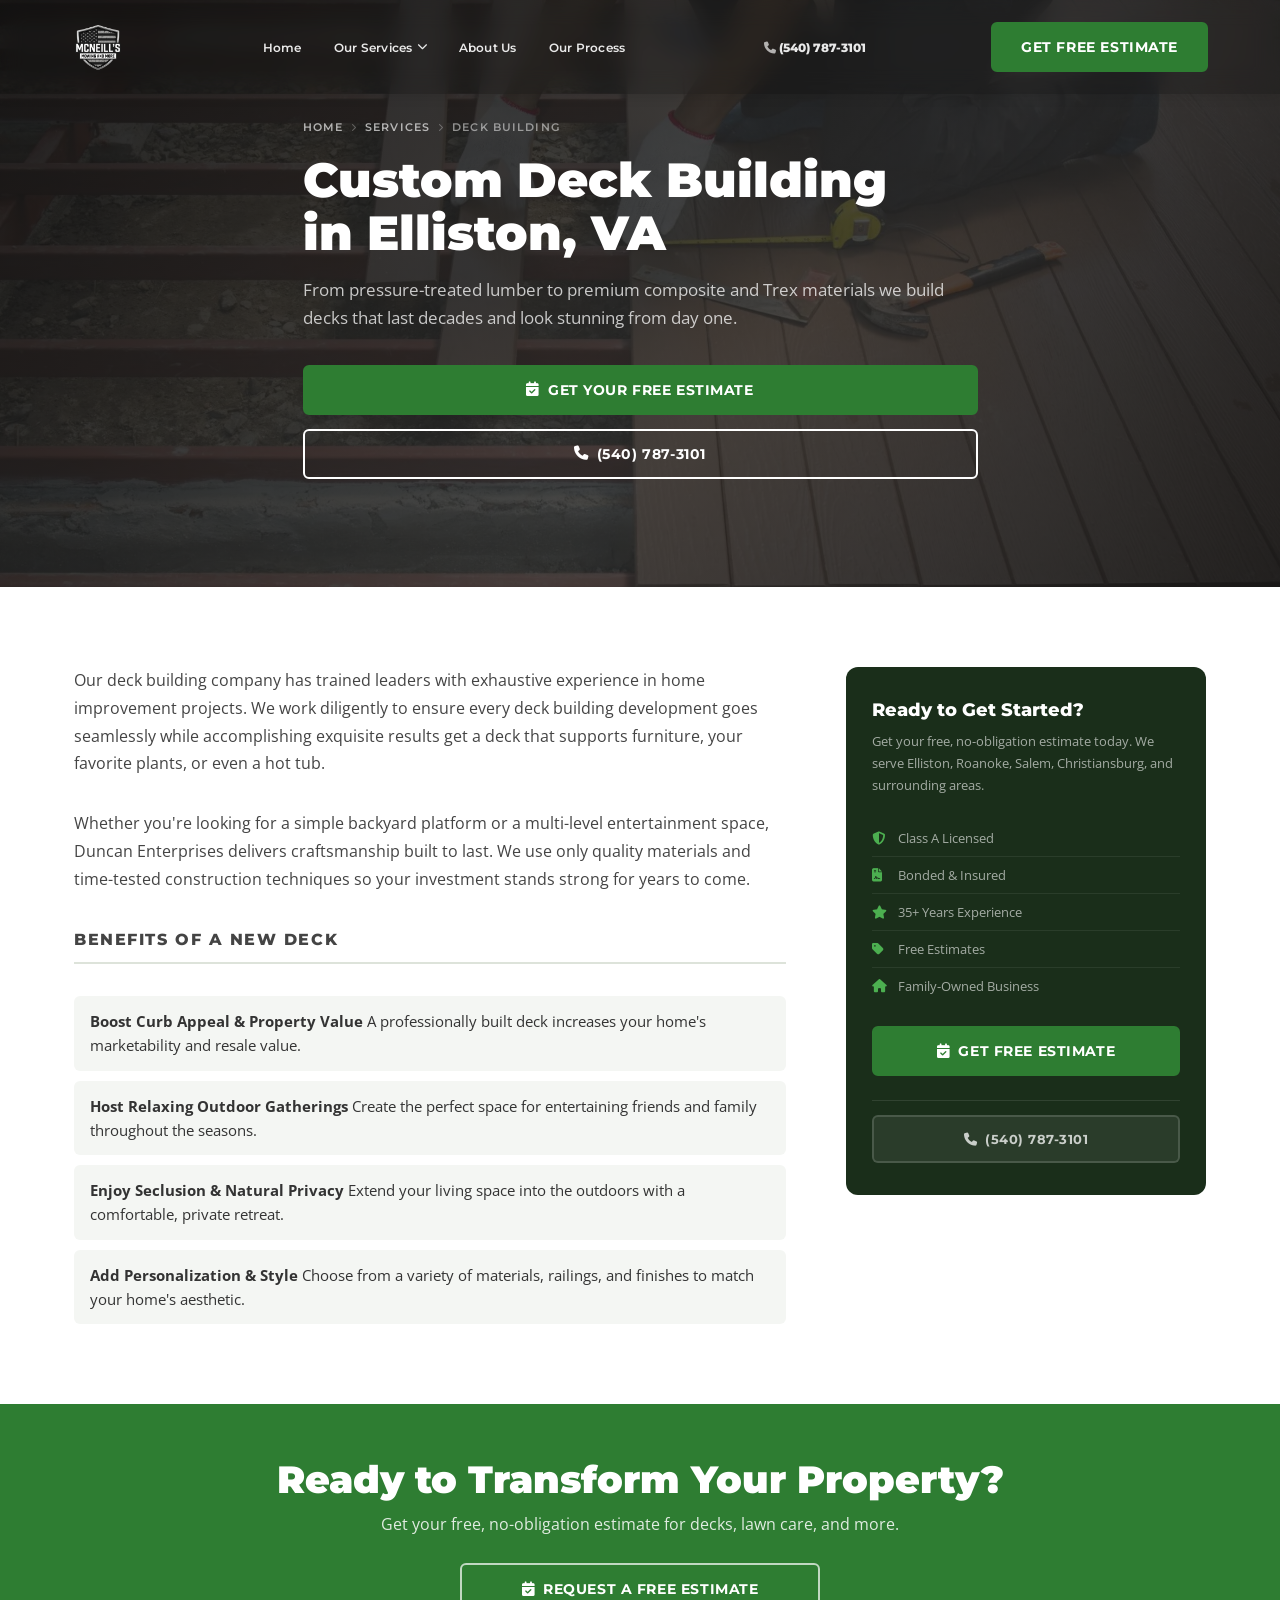
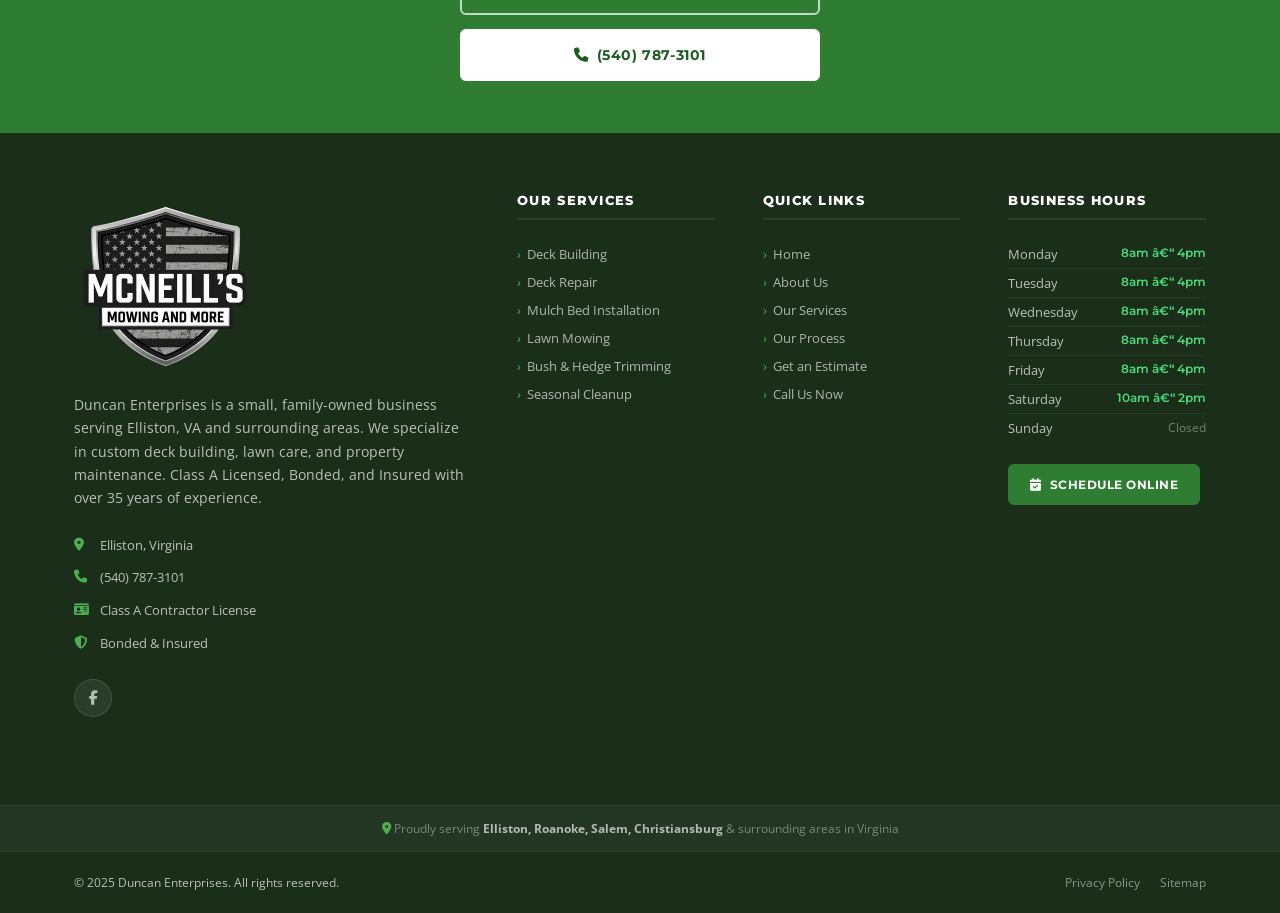
<file: deck-building.html>
﻿<!DOCTYPE html>
<html lang="en">
<head>
  <meta charset="UTF-8" />
  <meta name="viewport" content="width=device-width, initial-scale=1.0" />
  <title>Deck Building | Duncan Enterprises | Elliston, VA</title>
  <meta name="description" content="Custom deck construction using pressure-treated lumber, composite, and Trex materials. Class A Licensed contractor serving Elliston, Roanoke, and Salem, VA. Free estimates." />

  <link rel="preconnect" href="https://fonts.googleapis.com" />
  <link rel="preconnect" href="https://fonts.gstatic.com" crossorigin />
  <link href="https://fonts.googleapis.com/css2?family=Montserrat:wght@400;500;600;700;800;900&family=Open+Sans:wght@400;500;600&display=swap" rel="stylesheet" />
  <link rel="stylesheet" href="https://cdnjs.cloudflare.com/ajax/libs/font-awesome/6.5.0/css/all.min.css" />
  <link rel="stylesheet" href="styles.css" />
</head>
<body>

<!-- â•â•â•â•â•â•â•â•â•â•â•â•â•â•â•â•â•â•â•â•â•â•â•â•â•â•â•â•â•â•â•â•â•â•â•â•â•â•â•â•â•â•â•â•â•â•â•â•â•â•
     NAVIGATION
â•â•â•â•â•â•â•â•â•â•â•â•â•â•â•â•â•â•â•â•â•â•â•â•â•â•â•â•â•â•â•â•â•â•â•â•â•â•â•â•â•â•â•â•â•â•â•â•â•â• -->
<nav class="navbar" role="navigation" aria-label="Main navigation">
  <div class="nav-inner">
    <a href="index.html" aria-label="Duncan Enterprises Home">
      <img src="Mason Assets/mclogo.png" alt="Duncan Enterprises Logo" class="nav-logo" />
    </a>
    <ul class="nav-links" role="list">
      <li><a href="index.html">Home</a></li>
      <li>
        <a href="index.html#services">Our Services <i class="fa-solid fa-chevron-down"></i></a>
        <ul class="dropdown" role="list">
          <li><a href="deck-building.html"><i class="fa-solid fa-hammer"></i>Deck Building</a></li>
          <li><a href="deck-repair.html"><i class="fa-solid fa-screwdriver-wrench"></i>Deck Repair</a></li>
          <li><a href="mulch-bed-installation.html"><i class="fa-solid fa-leaf"></i>Mulch Bed Installation</a></li>
          <li><a href="precision-mowing.html"><i class="fa-solid fa-tractor"></i>Precision Mowing</a></li>
          <li><a href="bush-hedge-trimming.html"><i class="fa-solid fa-scissors"></i>Bush &amp; Hedge Trimming</a></li>
          <li><a href="spring-fall-cleanup.html"><i class="fa-solid fa-broom"></i>Spring &amp; Fall Cleanup</a></li>
        </ul>
      </li>
      <li><a href="index.html#about">About Us</a></li>
      <li><a href="index.html#process">Our Process</a></li>
    </ul>
    <span class="nav-phone"><i class="fa-solid fa-phone"></i> (540) 787-3101</span>
    <div class="nav-cta">
      <a href="index.html#contact" class="btn btn-green">Get Free Estimate</a>
    </div>
    <button class="hamburger" id="hamburgerBtn" aria-label="Open menu" aria-expanded="false">
      <span></span><span></span><span></span>
    </button>
  </div>
</nav>

<!-- Mobile Menu -->
<div class="mobile-menu" id="mobileMenu" role="dialog" aria-modal="true" aria-label="Mobile navigation">
  <div class="mobile-menu-header">
    <span style="font-family:'Montserrat',sans-serif;font-weight:900;color:#fff;font-size:1.1rem;">Duncan Enterprises</span>
    <button class="mobile-close" id="mobileClose" aria-label="Close menu"><i class="fa-solid fa-xmark"></i></button>
  </div>
  <ul class="mobile-links">
    <li><a href="index.html">Home</a></li>
    <li>
      <a href="index.html#services">Our Services</a>
      <ul class="mobile-sub">
        <li><a href="deck-building.html"><i class="fa-solid fa-hammer"></i>Deck Building</a></li>
        <li><a href="deck-repair.html"><i class="fa-solid fa-screwdriver-wrench"></i>Deck Repair</a></li>
        <li><a href="mulch-bed-installation.html"><i class="fa-solid fa-leaf"></i>Mulch Bed Installation</a></li>
        <li><a href="precision-mowing.html"><i class="fa-solid fa-tractor"></i>Precision Mowing</a></li>
        <li><a href="bush-hedge-trimming.html"><i class="fa-solid fa-scissors"></i>Bush &amp; Hedge Trimming</a></li>
        <li><a href="spring-fall-cleanup.html"><i class="fa-solid fa-broom"></i>Spring &amp; Fall Cleanup</a></li>
      </ul>
    </li>
    <li><a href="index.html#about">About Us</a></li>
    <li><a href="index.html#process">Our Process</a></li>
  </ul>
  <div class="mobile-cta">
    <a href="tel:+15407873101" class="btn btn-outline" style="justify-content:center;"><i class="fa-solid fa-phone"></i>(540) 787-3101</a>
    <a href="index.html#contact" class="btn btn-green" style="justify-content:center;">Get Free Estimate</a>
  </div>
</div>

<!-- â•â•â•â•â•â•â•â•â•â•â•â•â•â•â•â•â•â•â•â•â•â•â•â•â•â•â•â•â•â•â•â•â•â•â•â•â•â•â•â•â•â•â•â•â•â•â•â•â•â•
     SERVICE HERO
â•â•â•â•â•â•â•â•â•â•â•â•â•â•â•â•â•â•â•â•â•â•â•â•â•â•â•â•â•â•â•â•â•â•â•â•â•â•â•â•â•â•â•â•â•â•â•â•â•â• -->
<section class="service-page-hero" style="background-image: url('Mason Assets/building.webp');" aria-labelledby="service-hero-heading">
  <div class="container">
    <nav class="breadcrumb" aria-label="Breadcrumb">
      <a href="index.html">Home</a>
      <i class="fa-solid fa-chevron-right"></i>
      <a href="index.html#services">Services</a>
      <i class="fa-solid fa-chevron-right"></i>
      <span>Deck Building</span>
    </nav>
    <h1 id="service-hero-heading">Custom Deck Building<br>in Elliston, VA</h1>
    <p class="hero-sub">From pressure-treated lumber to premium composite and Trex materials we build decks that last decades and look stunning from day one.</p>
    <div class="hero-btns">
      <a href="index.html#contact" class="btn btn-green"><i class="fa-solid fa-calendar-check"></i>Get Your Free Estimate</a>
      <a href="tel:+15407873101" class="btn btn-outline"><i class="fa-solid fa-phone"></i>(540) 787-3101</a>
    </div>
  </div>
</section>

<!-- â•â•â•â•â•â•â•â•â•â•â•â•â•â•â•â•â•â•â•â•â•â•â•â•â•â•â•â•â•â•â•â•â•â•â•â•â•â•â•â•â•â•â•â•â•â•â•â•â•â•
     SERVICE DETAIL
â•â•â•â•â•â•â•â•â•â•â•â•â•â•â•â•â•â•â•â•â•â•â•â•â•â•â•â•â•â•â•â•â•â•â•â•â•â•â•â•â•â•â•â•â•â•â•â•â•â• -->
<section class="service-detail">
  <div class="container">

    <div class="service-detail-content">
<p>Our deck building company has trained leaders with exhaustive experience in home improvement projects. We work diligently to ensure every deck building development goes seamlessly while accomplishing exquisite results get a deck that supports furniture, your favorite plants, or even a hot tub.</p>
      <p>Whether you're looking for a simple backyard platform or a multi-level entertainment space, Duncan Enterprises delivers craftsmanship built to last. We use only quality materials and time-tested construction techniques so your investment stands strong for years to come.</p>

      <p class="service-features-title">Benefits of a New Deck</p>
      <ul class="service-features-list">
        <li><strong>Boost Curb Appeal &amp; Property Value</strong> A professionally built deck increases your home's marketability and resale value.</li>
        <li><strong>Host Relaxing Outdoor Gatherings</strong> Create the perfect space for entertaining friends and family throughout the seasons.</li>
        <li><strong>Enjoy Seclusion &amp; Natural Privacy</strong> Extend your living space into the outdoors with a comfortable, private retreat.</li>
        <li><strong>Add Personalization &amp; Style</strong> Choose from a variety of materials, railings, and finishes to match your home's aesthetic.</li>
      </ul>
    </div>

    <aside class="service-sidebar-card">
      <h3>Ready to Get Started?</h3>
      <p>Get your free, no-obligation estimate today. We serve Elliston, Roanoke, Salem, Christiansburg, and surrounding areas.</p>
      <ul class="service-sidebar-list">
        <li><i class="fa-solid fa-shield-halved"></i>Class A Licensed</li>
        <li><i class="fa-solid fa-file-contract"></i>Bonded &amp; Insured</li>
        <li><i class="fa-solid fa-star"></i>35+ Years Experience</li>
        <li><i class="fa-solid fa-tag"></i>Free Estimates</li>
        <li><i class="fa-solid fa-house"></i>Family-Owned Business</li>
      </ul>
      <a href="index.html#contact" class="btn btn-green" style="width:100%;justify-content:center;margin-bottom:10px;"><i class="fa-solid fa-calendar-check"></i>Get Free Estimate</a>
      <hr class="service-sidebar-divider" />
      <a href="tel:+15407873101" class="btn" style="width:100%;justify-content:center;background:rgba(255,255,255,0.07);color:rgba(255,255,255,0.75);border-color:rgba(255,255,255,0.15);font-size:0.82rem;"><i class="fa-solid fa-phone"></i>(540) 787-3101</a>
    </aside>

  </div>
</section>


<!-- â•â•â•â•â•â•â•â•â•â•â•â•â•â•â•â•â•â•â•â•â•â•â•â•â•â•â•â•â•â•â•â•â•â•â•â•â•â•â•â•â•â•â•â•â•â•â•â•â•â•
     FOOTER
â•â•â•â•â•â•â•â•â•â•â•â•â•â•â•â•â•â•â•â•â•â•â•â•â•â•â•â•â•â•â•â•â•â•â•â•â•â•â•â•â•â•â•â•â•â•â•â•â•â• -->
<footer>

  <div class="footer-cta">
    <div class="container">
      <h2>Ready to Transform Your Property?</h2>
      <p>Get your free, no-obligation estimate for decks, lawn care, and more.</p>
      <div style="display:flex;flex-direction:column;gap:14px;align-items:center;">
        <a href="index.html#contact" class="btn btn-outline" style="font-size:0.9rem;padding:15px 32px;width:360px;justify-content:center;">
          <i class="fa-solid fa-calendar-check"></i>Request a Free Estimate
        </a>
        <a href="tel:+15407873101" class="btn" style="background:#fff;color:var(--green-dark);border-color:#fff;font-size:0.9rem;padding:15px 32px;width:360px;justify-content:center;font-family:'Montserrat',sans-serif;font-weight:700;letter-spacing:0.04em;">
          <i class="fa-solid fa-phone"></i>(540) 787-3101
        </a>
      </div>
    </div>
  </div>

  <div class="footer-main">
    <div class="container">
      <div class="footer-grid">

        <div>
          <img src="Mason Assets/mclogo.png" alt="Duncan Enterprises Logo" class="footer-logo" />
          <p class="footer-about">Duncan Enterprises is a small, family-owned business serving Elliston, VA and surrounding areas. We specialize in custom deck building, lawn care, and property maintenance. Class A Licensed, Bonded, and Insured with over 35 years of experience.</p>
          <ul class="footer-contact-list">
            <li><i class="fa-solid fa-location-dot"></i><span>Elliston, Virginia</span></li>
            <li><i class="fa-solid fa-phone"></i><a href="tel:+15407873101">(540) 787-3101</a></li>
            <li><i class="fa-solid fa-id-card"></i><span>Class A Contractor License</span></li>
            <li><i class="fa-solid fa-shield-halved"></i><span>Bonded &amp; Insured</span></li>
          </ul>
          <div class="footer-social" aria-label="Social media links">
            <a href="#" class="social-btn" aria-label="Facebook"><i class="fa-brands fa-facebook-f"></i></a>
          </div>
        </div>

        <div class="footer-col">
          <h5>Our Services</h5>
          <ul class="footer-links">
            <li><a href="deck-building.html">Deck Building</a></li>
            <li><a href="deck-repair.html">Deck Repair</a></li>
            <li><a href="mulch-bed-installation.html">Mulch Bed Installation</a></li>
            <li><a href="precision-mowing.html">Lawn Mowing</a></li>
            <li><a href="bush-hedge-trimming.html">Bush &amp; Hedge Trimming</a></li>
            <li><a href="spring-fall-cleanup.html">Seasonal Cleanup</a></li>
          </ul>
        </div>

        <div class="footer-col">
          <h5>Quick Links</h5>
          <ul class="footer-links">
            <li><a href="index.html">Home</a></li>
            <li><a href="index.html#about">About Us</a></li>
            <li><a href="index.html#services">Our Services</a></li>
            <li><a href="index.html#process">Our Process</a></li>
            <li><a href="index.html#contact">Get an Estimate</a></li>
            <li><a href="tel:+15407873101">Call Us Now</a></li>
          </ul>
        </div>

        <div class="footer-col">
          <h5>Business Hours</h5>
          <div class="footer-hours">
            <div class="day-row"><span>Monday</span><span class="open">8am â€“ 4pm</span></div>
            <div class="day-row"><span>Tuesday</span><span class="open">8am â€“ 4pm</span></div>
            <div class="day-row"><span>Wednesday</span><span class="open">8am â€“ 4pm</span></div>
            <div class="day-row"><span>Thursday</span><span class="open">8am â€“ 4pm</span></div>
            <div class="day-row"><span>Friday</span><span class="open">8am â€“ 4pm</span></div>
            <div class="day-row"><span>Saturday</span><span class="open">10am â€“ 2pm</span></div>
            <div class="day-row"><span>Sunday</span><span class="closed">Closed</span></div>
          </div>
          <br/>
          <a href="index.html#contact" class="btn btn-green" style="font-size:0.78rem;padding:11px 20px;">
            <i class="fa-solid fa-calendar-check"></i>Schedule Online
          </a>
        </div>

      </div>
    </div>
  </div>

  <div class="footer-service-area">
    <i class="fa-solid fa-location-dot"></i>
    Proudly serving <strong style="color:rgba(255,255,255,0.65);">Elliston, Roanoke, Salem, Christiansburg</strong> &amp; surrounding areas in Virginia
  </div>

  <div class="footer-bottom">
    <div class="container">
      <span>&copy; 2025 Duncan Enterprises. All rights reserved.</span>
      <div class="footer-bottom-links">
        <a href="#">Privacy Policy</a>
        <a href="#">Sitemap</a>
      </div>
    </div>
  </div>

</footer>


<script>
  document.addEventListener('DOMContentLoaded', () => {
    const hamburger = document.getElementById('hamburgerBtn');
    const mobileMenu = document.getElementById('mobileMenu');
    const mobileClose = document.getElementById('mobileClose');

    hamburger.addEventListener('click', () => {
      mobileMenu.classList.add('open');
      hamburger.setAttribute('aria-expanded', 'true');
      document.body.style.overflow = 'hidden';
    });

    function closeMobileMenu() {
      mobileMenu.classList.remove('open');
      hamburger.setAttribute('aria-expanded', 'false');
      document.body.style.overflow = '';
    }

    mobileClose.addEventListener('click', closeMobileMenu);
    mobileMenu.querySelectorAll('a').forEach(link => link.addEventListener('click', closeMobileMenu));
    document.addEventListener('keydown', e => { if (e.key === 'Escape') closeMobileMenu(); });

    const navbar = document.querySelector('.navbar');
    window.addEventListener('scroll', () => {
      navbar.style.boxShadow = window.scrollY > 10
        ? '0 4px 20px rgba(0,0,0,0.15)'
        : '0 2px 12px rgba(0,0,0,0.10)';
    });
  });
</script>

</body>
</html>
</file>
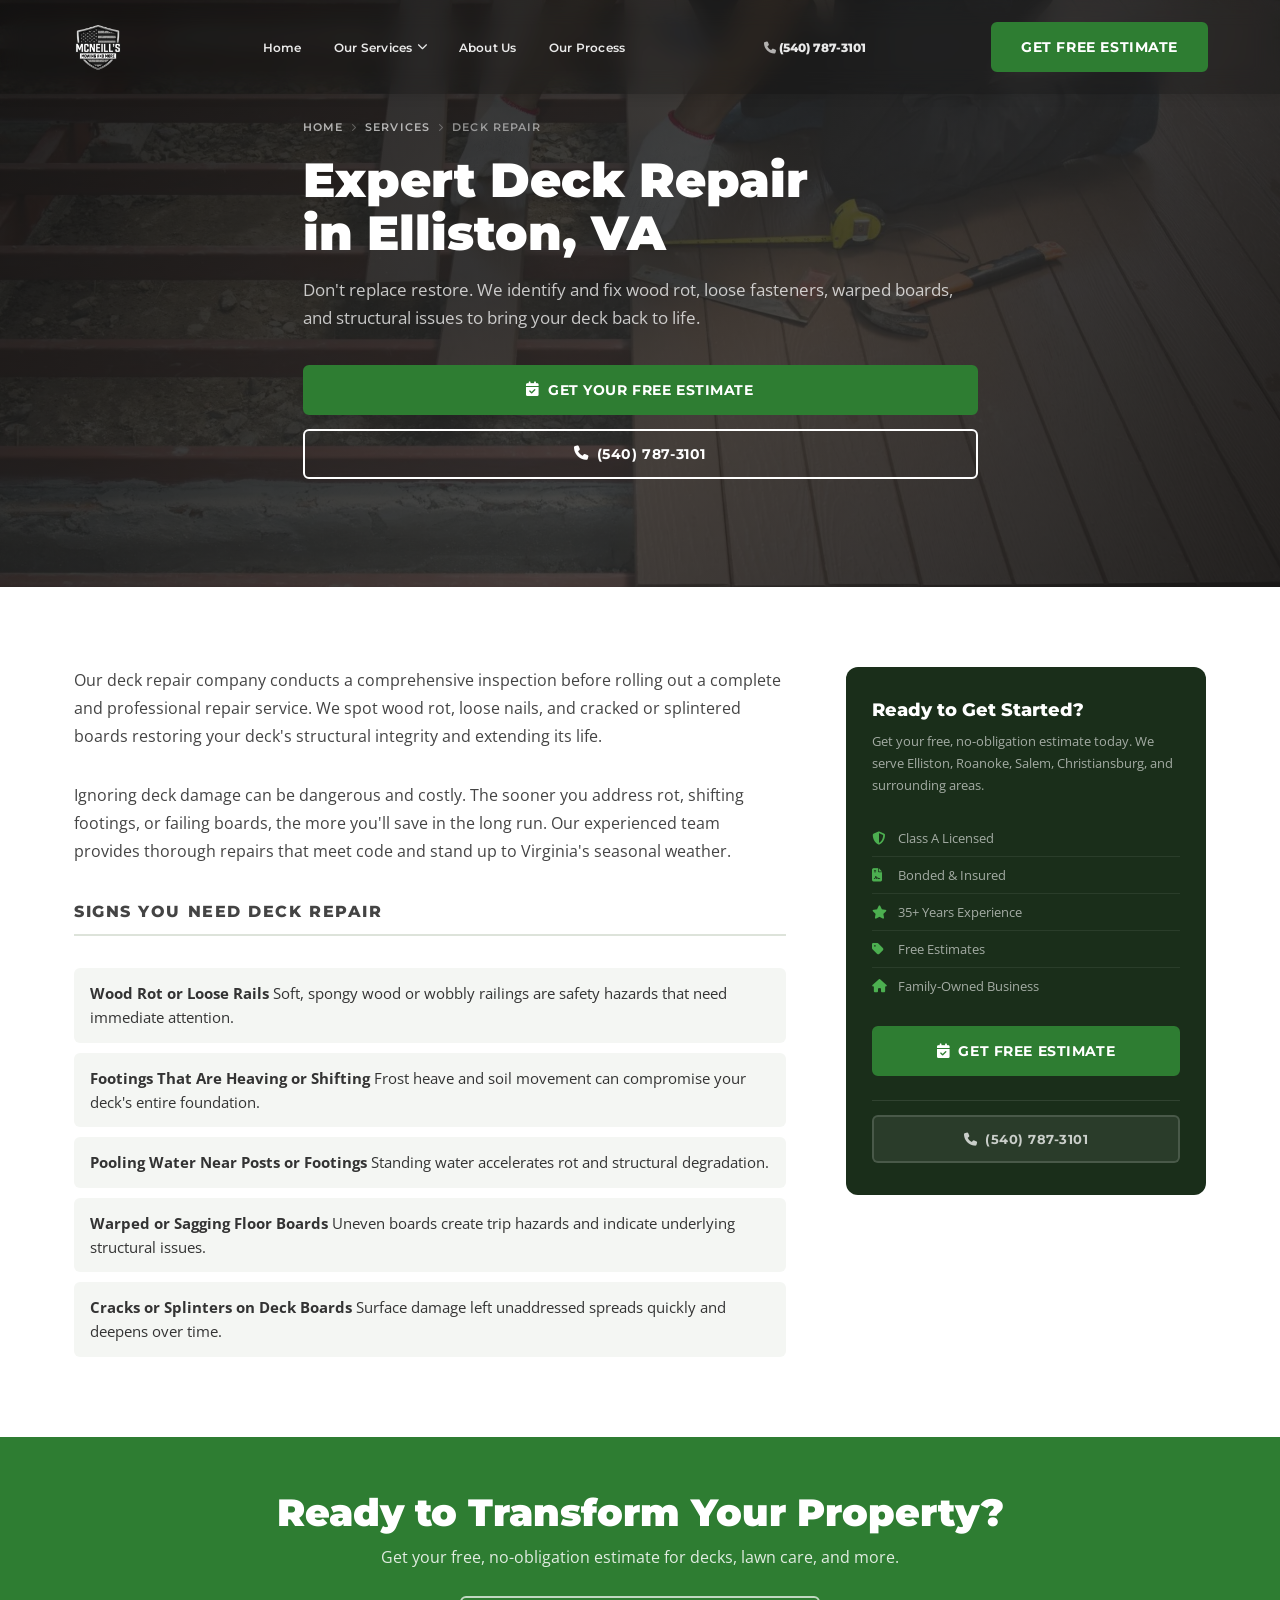
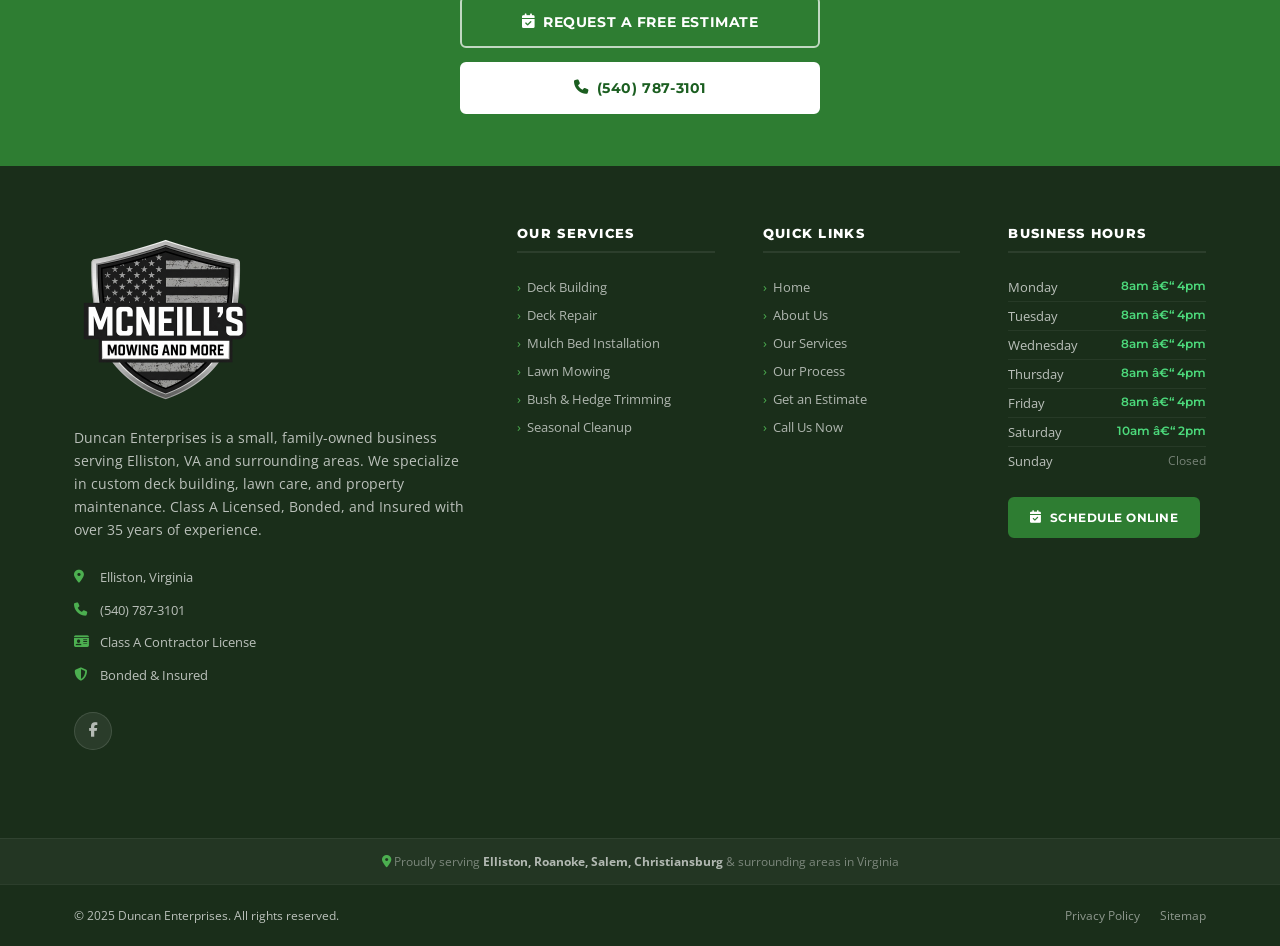
<file: deck-repair.html>
﻿<!DOCTYPE html>
<html lang="en">
<head>
  <meta charset="UTF-8" />
  <meta name="viewport" content="width=device-width, initial-scale=1.0" />
  <title>Deck Repair | Duncan Enterprises | Elliston, VA</title>
  <meta name="description" content="Professional deck repair services in Elliston, VA. We address rot, decay, warping, and loose fasteners to restore your deck's structural integrity. Free estimates." />

  <link rel="preconnect" href="https://fonts.googleapis.com" />
  <link rel="preconnect" href="https://fonts.gstatic.com" crossorigin />
  <link href="https://fonts.googleapis.com/css2?family=Montserrat:wght@400;500;600;700;800;900&family=Open+Sans:wght@400;500;600&display=swap" rel="stylesheet" />
  <link rel="stylesheet" href="https://cdnjs.cloudflare.com/ajax/libs/font-awesome/6.5.0/css/all.min.css" />
  <link rel="stylesheet" href="styles.css" />
</head>
<body>

<!-- â•â•â•â•â•â•â•â•â•â•â•â•â•â•â•â•â•â•â•â•â•â•â•â•â•â•â•â•â•â•â•â•â•â•â•â•â•â•â•â•â•â•â•â•â•â•â•â•â•â•
     NAVIGATION
â•â•â•â•â•â•â•â•â•â•â•â•â•â•â•â•â•â•â•â•â•â•â•â•â•â•â•â•â•â•â•â•â•â•â•â•â•â•â•â•â•â•â•â•â•â•â•â•â•â• -->
<nav class="navbar" role="navigation" aria-label="Main navigation">
  <div class="nav-inner">
    <a href="index.html" aria-label="Duncan Enterprises Home">
      <img src="Mason Assets/mclogo.png" alt="Duncan Enterprises Logo" class="nav-logo" />
    </a>
    <ul class="nav-links" role="list">
      <li><a href="index.html">Home</a></li>
      <li>
        <a href="index.html#services">Our Services <i class="fa-solid fa-chevron-down"></i></a>
        <ul class="dropdown" role="list">
          <li><a href="deck-building.html"><i class="fa-solid fa-hammer"></i>Deck Building</a></li>
          <li><a href="deck-repair.html"><i class="fa-solid fa-screwdriver-wrench"></i>Deck Repair</a></li>
          <li><a href="mulch-bed-installation.html"><i class="fa-solid fa-leaf"></i>Mulch Bed Installation</a></li>
          <li><a href="precision-mowing.html"><i class="fa-solid fa-tractor"></i>Precision Mowing</a></li>
          <li><a href="bush-hedge-trimming.html"><i class="fa-solid fa-scissors"></i>Bush &amp; Hedge Trimming</a></li>
          <li><a href="spring-fall-cleanup.html"><i class="fa-solid fa-broom"></i>Spring &amp; Fall Cleanup</a></li>
        </ul>
      </li>
      <li><a href="index.html#about">About Us</a></li>
      <li><a href="index.html#process">Our Process</a></li>
    </ul>
    <span class="nav-phone"><i class="fa-solid fa-phone"></i> (540) 787-3101</span>
    <div class="nav-cta">
      <a href="index.html#contact" class="btn btn-green">Get Free Estimate</a>
    </div>
    <button class="hamburger" id="hamburgerBtn" aria-label="Open menu" aria-expanded="false">
      <span></span><span></span><span></span>
    </button>
  </div>
</nav>

<!-- Mobile Menu -->
<div class="mobile-menu" id="mobileMenu" role="dialog" aria-modal="true" aria-label="Mobile navigation">
  <div class="mobile-menu-header">
    <span style="font-family:'Montserrat',sans-serif;font-weight:900;color:#fff;font-size:1.1rem;">Duncan Enterprises</span>
    <button class="mobile-close" id="mobileClose" aria-label="Close menu"><i class="fa-solid fa-xmark"></i></button>
  </div>
  <ul class="mobile-links">
    <li><a href="index.html">Home</a></li>
    <li>
      <a href="index.html#services">Our Services</a>
      <ul class="mobile-sub">
        <li><a href="deck-building.html"><i class="fa-solid fa-hammer"></i>Deck Building</a></li>
        <li><a href="deck-repair.html"><i class="fa-solid fa-screwdriver-wrench"></i>Deck Repair</a></li>
        <li><a href="mulch-bed-installation.html"><i class="fa-solid fa-leaf"></i>Mulch Bed Installation</a></li>
        <li><a href="precision-mowing.html"><i class="fa-solid fa-tractor"></i>Precision Mowing</a></li>
        <li><a href="bush-hedge-trimming.html"><i class="fa-solid fa-scissors"></i>Bush &amp; Hedge Trimming</a></li>
        <li><a href="spring-fall-cleanup.html"><i class="fa-solid fa-broom"></i>Spring &amp; Fall Cleanup</a></li>
      </ul>
    </li>
    <li><a href="index.html#about">About Us</a></li>
    <li><a href="index.html#process">Our Process</a></li>
  </ul>
  <div class="mobile-cta">
    <a href="tel:+15407873101" class="btn btn-outline" style="justify-content:center;"><i class="fa-solid fa-phone"></i>(540) 787-3101</a>
    <a href="index.html#contact" class="btn btn-green" style="justify-content:center;">Get Free Estimate</a>
  </div>
</div>

<!-- â•â•â•â•â•â•â•â•â•â•â•â•â•â•â•â•â•â•â•â•â•â•â•â•â•â•â•â•â•â•â•â•â•â•â•â•â•â•â•â•â•â•â•â•â•â•â•â•â•â•
     SERVICE HERO
â•â•â•â•â•â•â•â•â•â•â•â•â•â•â•â•â•â•â•â•â•â•â•â•â•â•â•â•â•â•â•â•â•â•â•â•â•â•â•â•â•â•â•â•â•â•â•â•â•â• -->
<section class="service-page-hero" style="background-image: url('Mason Assets/repair.webp');" aria-labelledby="service-hero-heading">
  <div class="container">
    <nav class="breadcrumb" aria-label="Breadcrumb">
      <a href="index.html">Home</a>
      <i class="fa-solid fa-chevron-right"></i>
      <a href="index.html#services">Services</a>
      <i class="fa-solid fa-chevron-right"></i>
      <span>Deck Repair</span>
    </nav>
    <h1 id="service-hero-heading">Expert Deck Repair<br>in Elliston, VA</h1>
    <p class="hero-sub">Don't replace restore. We identify and fix wood rot, loose fasteners, warped boards, and structural issues to bring your deck back to life.</p>
    <div class="hero-btns">
      <a href="index.html#contact" class="btn btn-green"><i class="fa-solid fa-calendar-check"></i>Get Your Free Estimate</a>
      <a href="tel:+15407873101" class="btn btn-outline"><i class="fa-solid fa-phone"></i>(540) 787-3101</a>
    </div>
  </div>
</section>

<!-- â•â•â•â•â•â•â•â•â•â•â•â•â•â•â•â•â•â•â•â•â•â•â•â•â•â•â•â•â•â•â•â•â•â•â•â•â•â•â•â•â•â•â•â•â•â•â•â•â•â•
     SERVICE DETAIL
â•â•â•â•â•â•â•â•â•â•â•â•â•â•â•â•â•â•â•â•â•â•â•â•â•â•â•â•â•â•â•â•â•â•â•â•â•â•â•â•â•â•â•â•â•â•â•â•â•â• -->
<section class="service-detail">
  <div class="container">

    <div class="service-detail-content">
<p>Our deck repair company conducts a comprehensive inspection before rolling out a complete and professional repair service. We spot wood rot, loose nails, and cracked or splintered boards restoring your deck's structural integrity and extending its life.</p>
      <p>Ignoring deck damage can be dangerous and costly. The sooner you address rot, shifting footings, or failing boards, the more you'll save in the long run. Our experienced team provides thorough repairs that meet code and stand up to Virginia's seasonal weather.</p>

      <p class="service-features-title">Signs You Need Deck Repair</p>
      <ul class="service-features-list">
        <li><strong>Wood Rot or Loose Rails</strong> Soft, spongy wood or wobbly railings are safety hazards that need immediate attention.</li>
        <li><strong>Footings That Are Heaving or Shifting</strong> Frost heave and soil movement can compromise your deck's entire foundation.</li>
        <li><strong>Pooling Water Near Posts or Footings</strong> Standing water accelerates rot and structural degradation.</li>
        <li><strong>Warped or Sagging Floor Boards</strong> Uneven boards create trip hazards and indicate underlying structural issues.</li>
        <li><strong>Cracks or Splinters on Deck Boards</strong> Surface damage left unaddressed spreads quickly and deepens over time.</li>
      </ul>
    </div>

    <aside class="service-sidebar-card">
      <h3>Ready to Get Started?</h3>
      <p>Get your free, no-obligation estimate today. We serve Elliston, Roanoke, Salem, Christiansburg, and surrounding areas.</p>
      <ul class="service-sidebar-list">
        <li><i class="fa-solid fa-shield-halved"></i>Class A Licensed</li>
        <li><i class="fa-solid fa-file-contract"></i>Bonded &amp; Insured</li>
        <li><i class="fa-solid fa-star"></i>35+ Years Experience</li>
        <li><i class="fa-solid fa-tag"></i>Free Estimates</li>
        <li><i class="fa-solid fa-house"></i>Family-Owned Business</li>
      </ul>
      <a href="index.html#contact" class="btn btn-green" style="width:100%;justify-content:center;margin-bottom:10px;"><i class="fa-solid fa-calendar-check"></i>Get Free Estimate</a>
      <hr class="service-sidebar-divider" />
      <a href="tel:+15407873101" class="btn" style="width:100%;justify-content:center;background:rgba(255,255,255,0.07);color:rgba(255,255,255,0.75);border-color:rgba(255,255,255,0.15);font-size:0.82rem;"><i class="fa-solid fa-phone"></i>(540) 787-3101</a>
    </aside>

  </div>
</section>


<!-- â•â•â•â•â•â•â•â•â•â•â•â•â•â•â•â•â•â•â•â•â•â•â•â•â•â•â•â•â•â•â•â•â•â•â•â•â•â•â•â•â•â•â•â•â•â•â•â•â•â•
     FOOTER
â•â•â•â•â•â•â•â•â•â•â•â•â•â•â•â•â•â•â•â•â•â•â•â•â•â•â•â•â•â•â•â•â•â•â•â•â•â•â•â•â•â•â•â•â•â•â•â•â•â• -->
<footer>

  <div class="footer-cta">
    <div class="container">
      <h2>Ready to Transform Your Property?</h2>
      <p>Get your free, no-obligation estimate for decks, lawn care, and more.</p>
      <div style="display:flex;flex-direction:column;gap:14px;align-items:center;">
        <a href="index.html#contact" class="btn btn-outline" style="font-size:0.9rem;padding:15px 32px;width:360px;justify-content:center;">
          <i class="fa-solid fa-calendar-check"></i>Request a Free Estimate
        </a>
        <a href="tel:+15407873101" class="btn" style="background:#fff;color:var(--green-dark);border-color:#fff;font-size:0.9rem;padding:15px 32px;width:360px;justify-content:center;font-family:'Montserrat',sans-serif;font-weight:700;letter-spacing:0.04em;">
          <i class="fa-solid fa-phone"></i>(540) 787-3101
        </a>
      </div>
    </div>
  </div>

  <div class="footer-main">
    <div class="container">
      <div class="footer-grid">

        <div>
          <img src="Mason Assets/mclogo.png" alt="Duncan Enterprises Logo" class="footer-logo" />
          <p class="footer-about">Duncan Enterprises is a small, family-owned business serving Elliston, VA and surrounding areas. We specialize in custom deck building, lawn care, and property maintenance. Class A Licensed, Bonded, and Insured with over 35 years of experience.</p>
          <ul class="footer-contact-list">
            <li><i class="fa-solid fa-location-dot"></i><span>Elliston, Virginia</span></li>
            <li><i class="fa-solid fa-phone"></i><a href="tel:+15407873101">(540) 787-3101</a></li>
            <li><i class="fa-solid fa-id-card"></i><span>Class A Contractor License</span></li>
            <li><i class="fa-solid fa-shield-halved"></i><span>Bonded &amp; Insured</span></li>
          </ul>
          <div class="footer-social" aria-label="Social media links">
            <a href="#" class="social-btn" aria-label="Facebook"><i class="fa-brands fa-facebook-f"></i></a>
          </div>
        </div>

        <div class="footer-col">
          <h5>Our Services</h5>
          <ul class="footer-links">
            <li><a href="deck-building.html">Deck Building</a></li>
            <li><a href="deck-repair.html">Deck Repair</a></li>
            <li><a href="mulch-bed-installation.html">Mulch Bed Installation</a></li>
            <li><a href="precision-mowing.html">Lawn Mowing</a></li>
            <li><a href="bush-hedge-trimming.html">Bush &amp; Hedge Trimming</a></li>
            <li><a href="spring-fall-cleanup.html">Seasonal Cleanup</a></li>
          </ul>
        </div>

        <div class="footer-col">
          <h5>Quick Links</h5>
          <ul class="footer-links">
            <li><a href="index.html">Home</a></li>
            <li><a href="index.html#about">About Us</a></li>
            <li><a href="index.html#services">Our Services</a></li>
            <li><a href="index.html#process">Our Process</a></li>
            <li><a href="index.html#contact">Get an Estimate</a></li>
            <li><a href="tel:+15407873101">Call Us Now</a></li>
          </ul>
        </div>

        <div class="footer-col">
          <h5>Business Hours</h5>
          <div class="footer-hours">
            <div class="day-row"><span>Monday</span><span class="open">8am â€“ 4pm</span></div>
            <div class="day-row"><span>Tuesday</span><span class="open">8am â€“ 4pm</span></div>
            <div class="day-row"><span>Wednesday</span><span class="open">8am â€“ 4pm</span></div>
            <div class="day-row"><span>Thursday</span><span class="open">8am â€“ 4pm</span></div>
            <div class="day-row"><span>Friday</span><span class="open">8am â€“ 4pm</span></div>
            <div class="day-row"><span>Saturday</span><span class="open">10am â€“ 2pm</span></div>
            <div class="day-row"><span>Sunday</span><span class="closed">Closed</span></div>
          </div>
          <br/>
          <a href="index.html#contact" class="btn btn-green" style="font-size:0.78rem;padding:11px 20px;">
            <i class="fa-solid fa-calendar-check"></i>Schedule Online
          </a>
        </div>

      </div>
    </div>
  </div>

  <div class="footer-service-area">
    <i class="fa-solid fa-location-dot"></i>
    Proudly serving <strong style="color:rgba(255,255,255,0.65);">Elliston, Roanoke, Salem, Christiansburg</strong> &amp; surrounding areas in Virginia
  </div>

  <div class="footer-bottom">
    <div class="container">
      <span>&copy; 2025 Duncan Enterprises. All rights reserved.</span>
      <div class="footer-bottom-links">
        <a href="#">Privacy Policy</a>
        <a href="#">Sitemap</a>
      </div>
    </div>
  </div>

</footer>


<script>
  document.addEventListener('DOMContentLoaded', () => {
    const hamburger = document.getElementById('hamburgerBtn');
    const mobileMenu = document.getElementById('mobileMenu');
    const mobileClose = document.getElementById('mobileClose');

    hamburger.addEventListener('click', () => {
      mobileMenu.classList.add('open');
      hamburger.setAttribute('aria-expanded', 'true');
      document.body.style.overflow = 'hidden';
    });

    function closeMobileMenu() {
      mobileMenu.classList.remove('open');
      hamburger.setAttribute('aria-expanded', 'false');
      document.body.style.overflow = '';
    }

    mobileClose.addEventListener('click', closeMobileMenu);
    mobileMenu.querySelectorAll('a').forEach(link => link.addEventListener('click', closeMobileMenu));
    document.addEventListener('keydown', e => { if (e.key === 'Escape') closeMobileMenu(); });

    const navbar = document.querySelector('.navbar');
    window.addEventListener('scroll', () => {
      navbar.style.boxShadow = window.scrollY > 10
        ? '0 4px 20px rgba(0,0,0,0.15)'
        : '0 2px 12px rgba(0,0,0,0.10)';
    });
  });
</script>

</body>
</html>
</file>
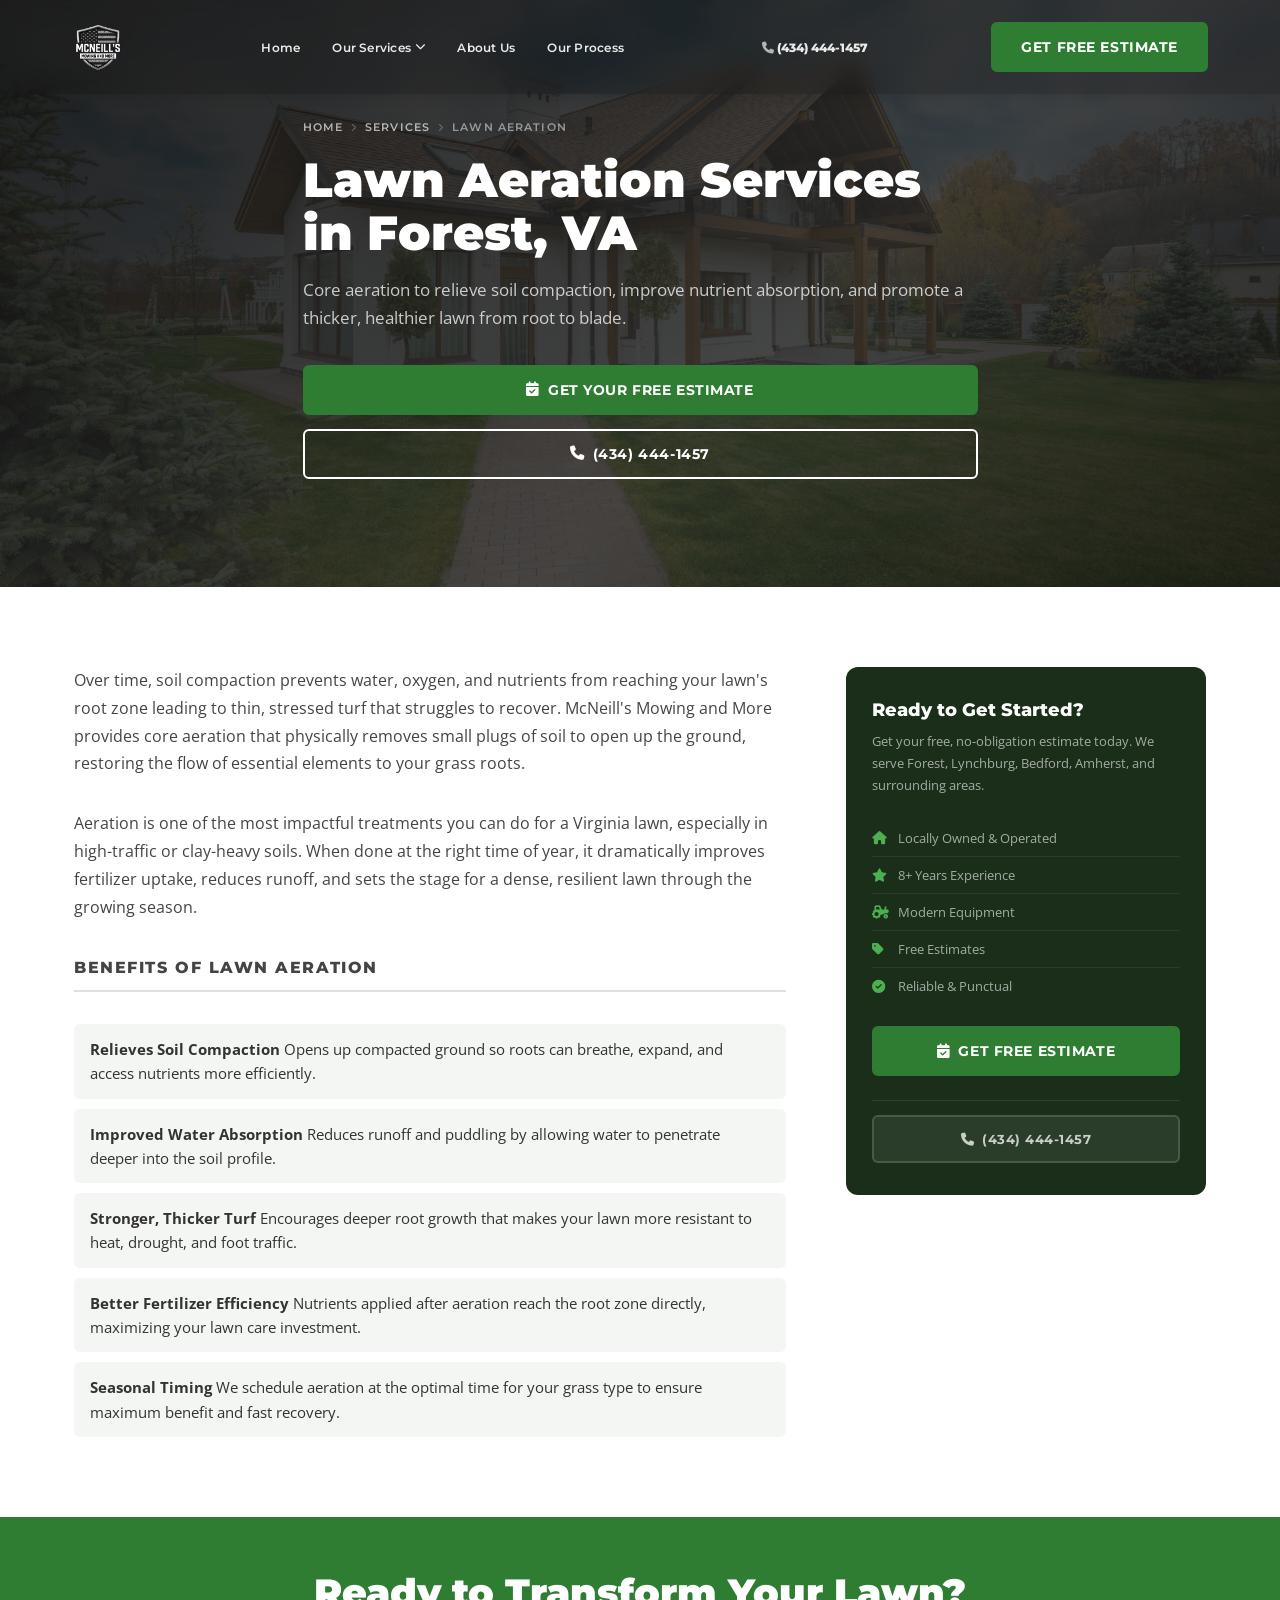
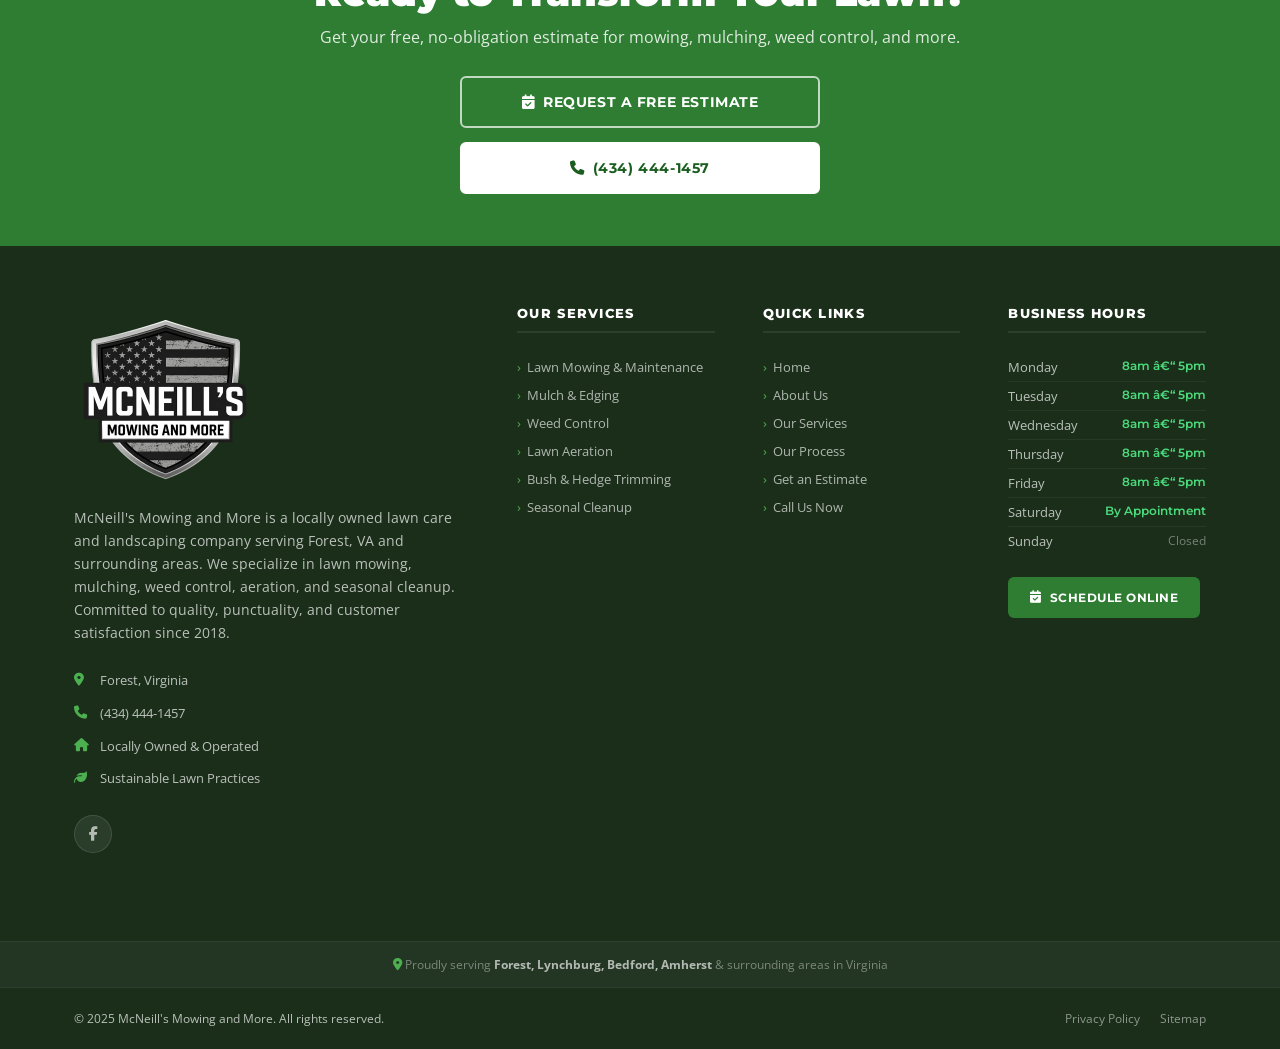
<file: lawn-aeration.html>
﻿<!DOCTYPE html>
<html lang="en">
<head>
  <meta charset="UTF-8" />
  <meta name="viewport" content="width=device-width, initial-scale=1.0" />
  <title>Lawn Aeration | McNeill's Mowing and More | Forest, VA</title>
  <meta name="description" content="Professional lawn aeration services in Forest, VA. Core aeration to relieve compaction, improve nutrient absorption, and promote a thicker, healthier lawn. Free estimates." />

  <link rel="preconnect" href="https://fonts.googleapis.com" />
  <link rel="preconnect" href="https://fonts.gstatic.com" crossorigin />
  <link href="https://fonts.googleapis.com/css2?family=Montserrat:wght@400;500;600;700;800;900&family=Open+Sans:wght@400;500;600&display=swap" rel="stylesheet" />
  <link rel="stylesheet" href="https://cdnjs.cloudflare.com/ajax/libs/font-awesome/6.5.0/css/all.min.css" />
  <link rel="stylesheet" href="styles.css" />
</head>
<body>

<nav class="navbar" role="navigation" aria-label="Main navigation">
  <div class="nav-inner">
    <a href="index.html" aria-label="McNeill's Mowing and More Home">
      <img src="Mason Assets/mclogo.png" alt="McNeill's Mowing and More Logo" class="nav-logo" />
    </a>
    <ul class="nav-links" role="list">
      <li><a href="index.html">Home</a></li>
      <li>
        <a href="index.html#services">Our Services <i class="fa-solid fa-chevron-down"></i></a>
        <ul class="dropdown" role="list">
          <li><a href="precision-mowing.html"><i class="fa-solid fa-tractor"></i>Lawn Mowing</a></li>
          <li><a href="mulch-bed-installation.html"><i class="fa-solid fa-leaf"></i>Mulch &amp; Edging</a></li>
          <li><a href="weed-control.html"><i class="fa-solid fa-seedling"></i>Weed Control</a></li>
          <li><a href="lawn-aeration.html"><i class="fa-solid fa-circle-dot"></i>Lawn Aeration</a></li>
          <li><a href="bush-hedge-trimming.html"><i class="fa-solid fa-scissors"></i>Bush &amp; Hedge Trimming</a></li>
          <li><a href="spring-fall-cleanup.html"><i class="fa-solid fa-broom"></i>Seasonal Cleanup</a></li>
        </ul>
      </li>
      <li><a href="index.html#about">About Us</a></li>
      <li><a href="index.html#process">Our Process</a></li>
    </ul>
    <span class="nav-phone"><i class="fa-solid fa-phone"></i> (434) 444-1457</span>
    <div class="nav-cta">
      <a href="index.html#contact" class="btn btn-green">Get Free Estimate</a>
    </div>
    <button class="hamburger" id="hamburgerBtn" aria-label="Open menu" aria-expanded="false">
      <span></span><span></span><span></span>
    </button>
  </div>
</nav>

<div class="mobile-menu" id="mobileMenu" role="dialog" aria-modal="true" aria-label="Mobile navigation">
  <div class="mobile-menu-header">
    <span style="font-family:'Montserrat',sans-serif;font-weight:900;color:#fff;font-size:1.1rem;">McNeill's Mowing and More</span>
    <button class="mobile-close" id="mobileClose" aria-label="Close menu"><i class="fa-solid fa-xmark"></i></button>
  </div>
  <ul class="mobile-links">
    <li><a href="index.html">Home</a></li>
    <li>
      <a href="index.html#services">Our Services</a>
      <ul class="mobile-sub">
        <li><a href="precision-mowing.html"><i class="fa-solid fa-tractor"></i>Lawn Mowing</a></li>
        <li><a href="mulch-bed-installation.html"><i class="fa-solid fa-leaf"></i>Mulch &amp; Edging</a></li>
        <li><a href="weed-control.html"><i class="fa-solid fa-seedling"></i>Weed Control</a></li>
        <li><a href="lawn-aeration.html"><i class="fa-solid fa-circle-dot"></i>Lawn Aeration</a></li>
        <li><a href="bush-hedge-trimming.html"><i class="fa-solid fa-scissors"></i>Bush &amp; Hedge Trimming</a></li>
        <li><a href="spring-fall-cleanup.html"><i class="fa-solid fa-broom"></i>Seasonal Cleanup</a></li>
      </ul>
    </li>
    <li><a href="index.html#about">About Us</a></li>
    <li><a href="index.html#process">Our Process</a></li>
  </ul>
  <div class="mobile-cta">
    <a href="tel:+14344441457" class="btn btn-outline" style="justify-content:center;"><i class="fa-solid fa-phone"></i>(434) 444-1457</a>
    <a href="index.html#contact" class="btn btn-green" style="justify-content:center;">Get Free Estimate</a>
  </div>
</div>

<section class="service-page-hero" style="background-image: url('Mason Assets/cleaning.webp');" aria-labelledby="service-hero-heading">
  <div class="container">
    <nav class="breadcrumb" aria-label="Breadcrumb">
      <a href="index.html">Home</a>
      <i class="fa-solid fa-chevron-right"></i>
      <a href="index.html#services">Services</a>
      <i class="fa-solid fa-chevron-right"></i>
      <span>Lawn Aeration</span>
    </nav>
    <h1 id="service-hero-heading">Lawn Aeration Services<br>in Forest, VA</h1>
    <p class="hero-sub">Core aeration to relieve soil compaction, improve nutrient absorption, and promote a thicker, healthier lawn from root to blade.</p>
    <div class="hero-btns">
      <a href="index.html#contact" class="btn btn-green"><i class="fa-solid fa-calendar-check"></i>Get Your Free Estimate</a>
      <a href="tel:+14344441457" class="btn btn-outline"><i class="fa-solid fa-phone"></i>(434) 444-1457</a>
    </div>
  </div>
</section>

<section class="service-detail">
  <div class="container">

    <div class="service-detail-content">
<p>Over time, soil compaction prevents water, oxygen, and nutrients from reaching your lawn's root zone leading to thin, stressed turf that struggles to recover. McNeill's Mowing and More provides core aeration that physically removes small plugs of soil to open up the ground, restoring the flow of essential elements to your grass roots.</p>
      <p>Aeration is one of the most impactful treatments you can do for a Virginia lawn, especially in high-traffic or clay-heavy soils. When done at the right time of year, it dramatically improves fertilizer uptake, reduces runoff, and sets the stage for a dense, resilient lawn through the growing season.</p>

      <p class="service-features-title">Benefits of Lawn Aeration</p>
      <ul class="service-features-list">
        <li><strong>Relieves Soil Compaction</strong> Opens up compacted ground so roots can breathe, expand, and access nutrients more efficiently.</li>
        <li><strong>Improved Water Absorption</strong> Reduces runoff and puddling by allowing water to penetrate deeper into the soil profile.</li>
        <li><strong>Stronger, Thicker Turf</strong> Encourages deeper root growth that makes your lawn more resistant to heat, drought, and foot traffic.</li>
        <li><strong>Better Fertilizer Efficiency</strong> Nutrients applied after aeration reach the root zone directly, maximizing your lawn care investment.</li>
        <li><strong>Seasonal Timing</strong> We schedule aeration at the optimal time for your grass type to ensure maximum benefit and fast recovery.</li>
      </ul>
    </div>

    <aside class="service-sidebar-card">
      <h3>Ready to Get Started?</h3>
      <p>Get your free, no-obligation estimate today. We serve Forest, Lynchburg, Bedford, Amherst, and surrounding areas.</p>
      <ul class="service-sidebar-list">
        <li><i class="fa-solid fa-house"></i>Locally Owned &amp; Operated</li>
        <li><i class="fa-solid fa-star"></i>8+ Years Experience</li>
        <li><i class="fa-solid fa-tractor"></i>Modern Equipment</li>
        <li><i class="fa-solid fa-tag"></i>Free Estimates</li>
        <li><i class="fa-solid fa-check-circle"></i>Reliable &amp; Punctual</li>
      </ul>
      <a href="index.html#contact" class="btn btn-green" style="width:100%;justify-content:center;margin-bottom:10px;"><i class="fa-solid fa-calendar-check"></i>Get Free Estimate</a>
      <hr class="service-sidebar-divider" />
      <a href="tel:+14344441457" class="btn" style="width:100%;justify-content:center;background:rgba(255,255,255,0.07);color:rgba(255,255,255,0.75);border-color:rgba(255,255,255,0.15);font-size:0.82rem;"><i class="fa-solid fa-phone"></i>(434) 444-1457</a>
    </aside>

  </div>
</section>

<footer>

  <div class="footer-cta">
    <div class="container">
      <h2>Ready to Transform Your Lawn?</h2>
      <p>Get your free, no-obligation estimate for mowing, mulching, weed control, and more.</p>
      <div style="display:flex;flex-direction:column;gap:14px;align-items:center;">
        <a href="index.html#contact" class="btn btn-outline" style="font-size:0.9rem;padding:15px 32px;width:360px;justify-content:center;">
          <i class="fa-solid fa-calendar-check"></i>Request a Free Estimate
        </a>
        <a href="tel:+14344441457" class="btn" style="background:#fff;color:var(--green-dark);border-color:#fff;font-size:0.9rem;padding:15px 32px;width:360px;justify-content:center;font-family:'Montserrat',sans-serif;font-weight:700;letter-spacing:0.04em;">
          <i class="fa-solid fa-phone"></i>(434) 444-1457
        </a>
      </div>
    </div>
  </div>

  <div class="footer-main">
    <div class="container">
      <div class="footer-grid">

        <div>
          <img src="Mason Assets/mclogo.png" alt="McNeill's Mowing and More Logo" class="footer-logo" />
          <p class="footer-about">McNeill's Mowing and More is a locally owned lawn care and landscaping company serving Forest, VA and surrounding areas. We specialize in lawn mowing, mulching, weed control, aeration, and seasonal cleanup. Committed to quality, punctuality, and customer satisfaction since 2018.</p>
          <ul class="footer-contact-list">
            <li><i class="fa-solid fa-location-dot"></i><span>Forest, Virginia</span></li>
            <li><i class="fa-solid fa-phone"></i><a href="tel:+14344441457">(434) 444-1457</a></li>
            <li><i class="fa-solid fa-house"></i><span>Locally Owned &amp; Operated</span></li>
            <li><i class="fa-solid fa-leaf"></i><span>Sustainable Lawn Practices</span></li>
          </ul>
          <div class="footer-social" aria-label="Social media links">
            <a href="https://www.facebook.com/p/McNeills-Mowing-and-More-100053635066376/" class="social-btn" aria-label="Facebook" target="_blank" rel="noopener"><i class="fa-brands fa-facebook-f"></i></a>
          </div>
        </div>

        <div class="footer-col">
          <h5>Our Services</h5>
          <ul class="footer-links">
            <li><a href="precision-mowing.html">Lawn Mowing &amp; Maintenance</a></li>
            <li><a href="mulch-bed-installation.html">Mulch &amp; Edging</a></li>
            <li><a href="weed-control.html">Weed Control</a></li>
            <li><a href="lawn-aeration.html">Lawn Aeration</a></li>
            <li><a href="bush-hedge-trimming.html">Bush &amp; Hedge Trimming</a></li>
            <li><a href="spring-fall-cleanup.html">Seasonal Cleanup</a></li>
          </ul>
        </div>

        <div class="footer-col">
          <h5>Quick Links</h5>
          <ul class="footer-links">
            <li><a href="index.html">Home</a></li>
            <li><a href="index.html#about">About Us</a></li>
            <li><a href="index.html#services">Our Services</a></li>
            <li><a href="index.html#process">Our Process</a></li>
            <li><a href="index.html#contact">Get an Estimate</a></li>
            <li><a href="tel:+14344441457">Call Us Now</a></li>
          </ul>
        </div>

        <div class="footer-col">
          <h5>Business Hours</h5>
          <div class="footer-hours">
            <div class="day-row"><span>Monday</span><span class="open">8am â€“ 5pm</span></div>
            <div class="day-row"><span>Tuesday</span><span class="open">8am â€“ 5pm</span></div>
            <div class="day-row"><span>Wednesday</span><span class="open">8am â€“ 5pm</span></div>
            <div class="day-row"><span>Thursday</span><span class="open">8am â€“ 5pm</span></div>
            <div class="day-row"><span>Friday</span><span class="open">8am â€“ 5pm</span></div>
            <div class="day-row"><span>Saturday</span><span class="open">By Appointment</span></div>
            <div class="day-row"><span>Sunday</span><span class="closed">Closed</span></div>
          </div>
          <br/>
          <a href="index.html#contact" class="btn btn-green" style="font-size:0.78rem;padding:11px 20px;">
            <i class="fa-solid fa-calendar-check"></i>Schedule Online
          </a>
        </div>

      </div>
    </div>
  </div>

  <div class="footer-service-area">
    <i class="fa-solid fa-location-dot"></i>
    Proudly serving <strong style="color:rgba(255,255,255,0.65);">Forest, Lynchburg, Bedford, Amherst</strong> &amp; surrounding areas in Virginia
  </div>

  <div class="footer-bottom">
    <div class="container">
      <span>&copy; 2025 McNeill's Mowing and More. All rights reserved.</span>
      <div class="footer-bottom-links">
        <a href="#">Privacy Policy</a>
        <a href="#">Sitemap</a>
      </div>
    </div>
  </div>

</footer>


<script>
  document.addEventListener('DOMContentLoaded', () => {
    const hamburger = document.getElementById('hamburgerBtn');
    const mobileMenu = document.getElementById('mobileMenu');
    const mobileClose = document.getElementById('mobileClose');

    hamburger.addEventListener('click', () => {
      mobileMenu.classList.add('open');
      hamburger.setAttribute('aria-expanded', 'true');
      document.body.style.overflow = 'hidden';
    });

    function closeMobileMenu() {
      mobileMenu.classList.remove('open');
      hamburger.setAttribute('aria-expanded', 'false');
      document.body.style.overflow = '';
    }

    mobileClose.addEventListener('click', closeMobileMenu);
    mobileMenu.querySelectorAll('a').forEach(link => link.addEventListener('click', closeMobileMenu));
    document.addEventListener('keydown', e => { if (e.key === 'Escape') closeMobileMenu(); });

    const navbar = document.querySelector('.navbar');
    window.addEventListener('scroll', () => {
      navbar.style.boxShadow = window.scrollY > 10
        ? '0 4px 20px rgba(0,0,0,0.15)'
        : '0 2px 12px rgba(0,0,0,0.10)';
    });
  });
</script>

</body>
</html>
</file>
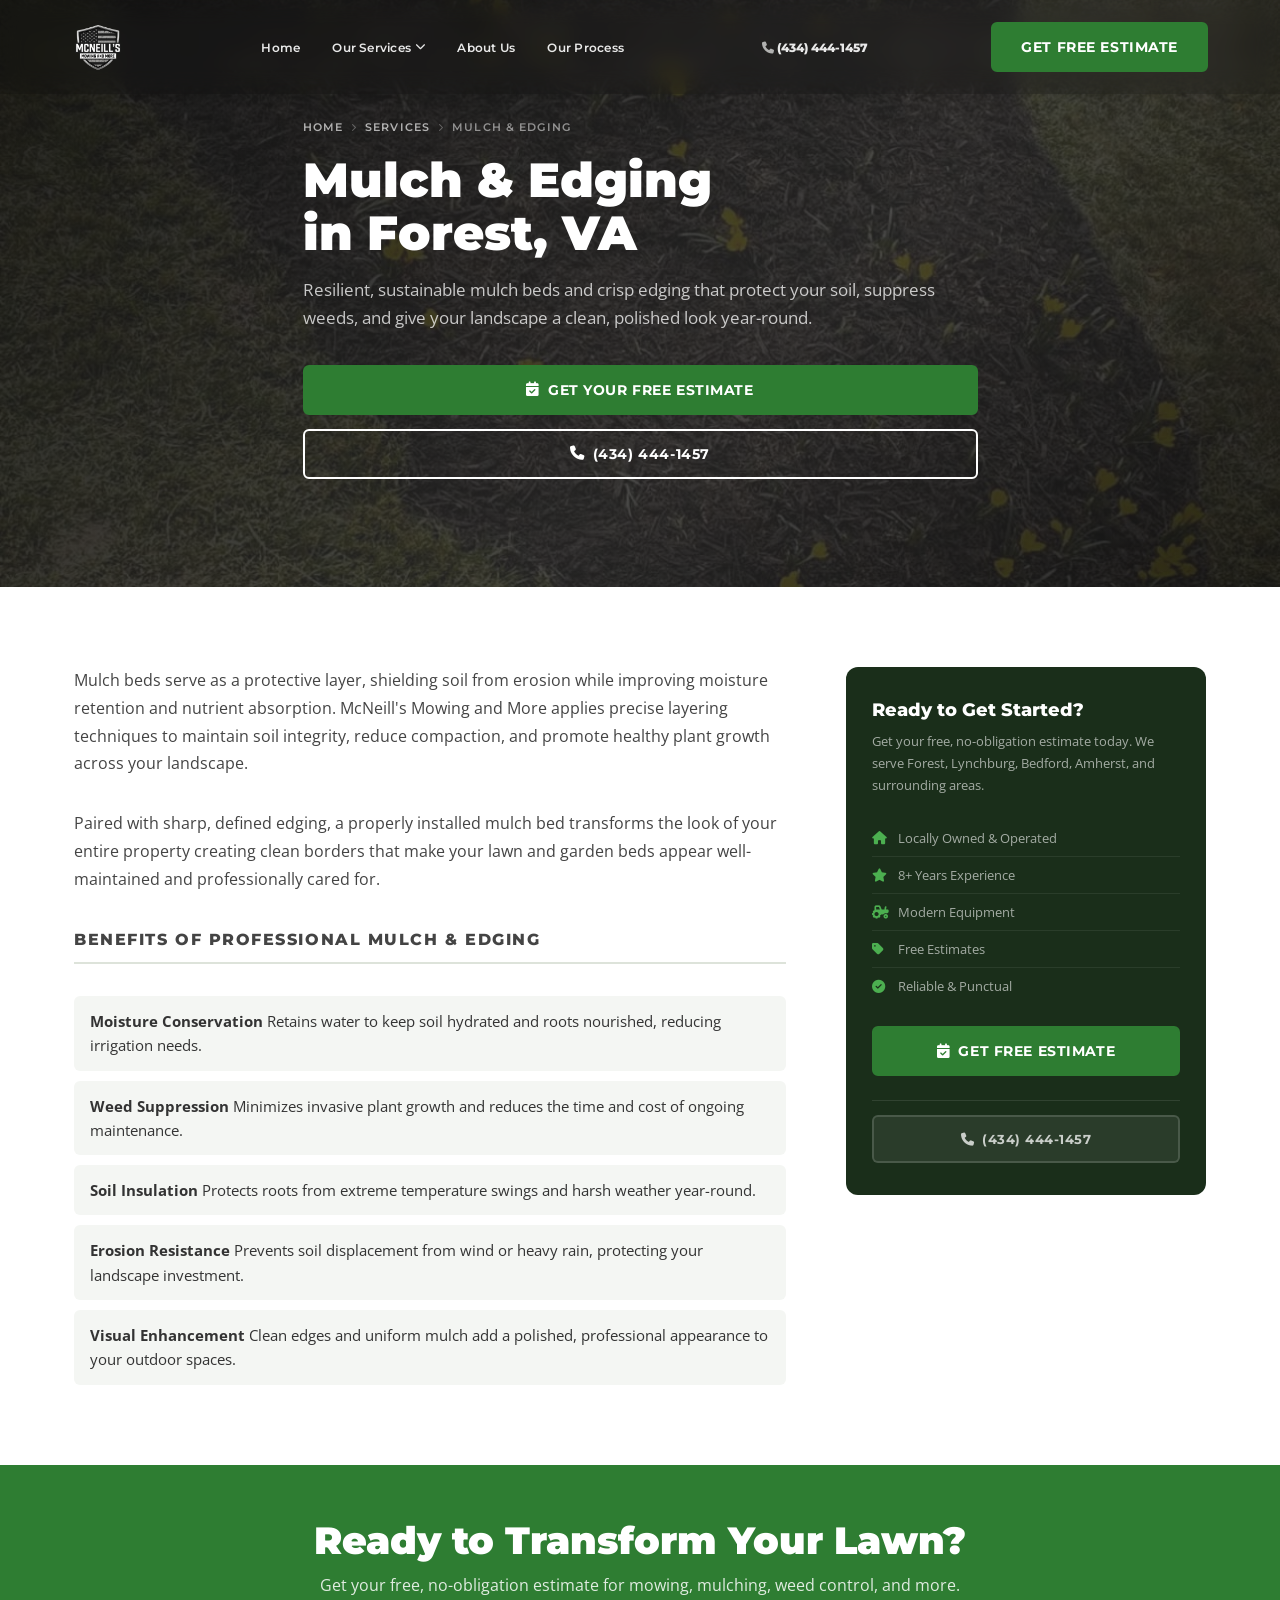
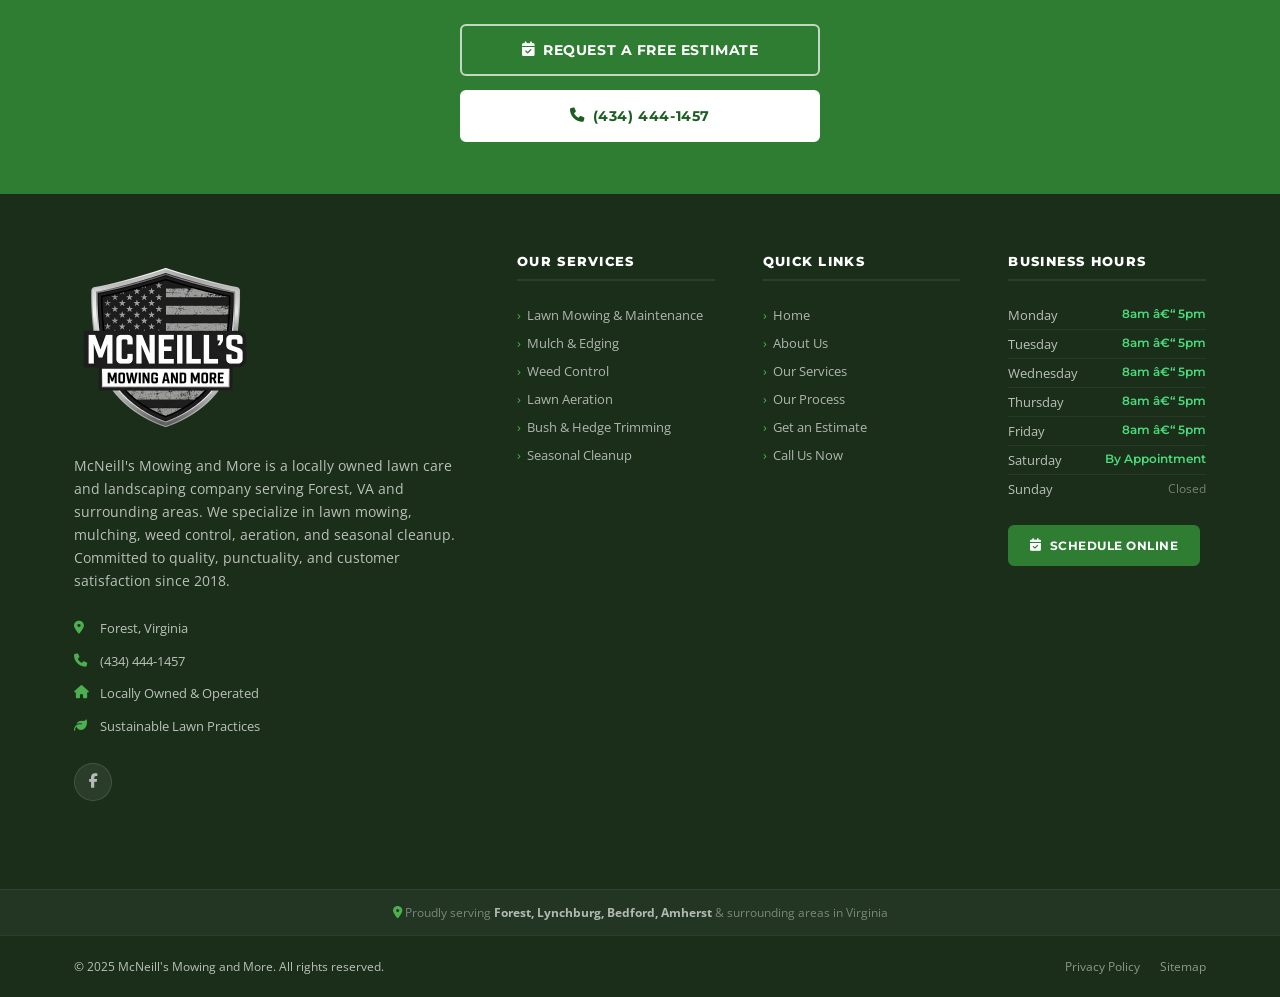
<file: mulch-bed-installation.html>
﻿<!DOCTYPE html>
<html lang="en">
<head>
  <meta charset="UTF-8" />
  <meta name="viewport" content="width=device-width, initial-scale=1.0" />
  <title>Mulch &amp; Edging | McNeill's Mowing and More | Forest, VA</title>
  <meta name="description" content="Professional mulch bed installation and clean edging in Forest, VA. Improve soil moisture, suppress weeds, and sharpen your landscape's appearance. Free estimates." />

  <link rel="preconnect" href="https://fonts.googleapis.com" />
  <link rel="preconnect" href="https://fonts.gstatic.com" crossorigin />
  <link href="https://fonts.googleapis.com/css2?family=Montserrat:wght@400;500;600;700;800;900&family=Open+Sans:wght@400;500;600&display=swap" rel="stylesheet" />
  <link rel="stylesheet" href="https://cdnjs.cloudflare.com/ajax/libs/font-awesome/6.5.0/css/all.min.css" />
  <link rel="stylesheet" href="styles.css" />
</head>
<body>

<nav class="navbar" role="navigation" aria-label="Main navigation">
  <div class="nav-inner">
    <a href="index.html" aria-label="McNeill's Mowing and More Home">
      <img src="Mason Assets/mclogo.png" alt="McNeill's Mowing and More Logo" class="nav-logo" />
    </a>
    <ul class="nav-links" role="list">
      <li><a href="index.html">Home</a></li>
      <li>
        <a href="index.html#services">Our Services <i class="fa-solid fa-chevron-down"></i></a>
        <ul class="dropdown" role="list">
          <li><a href="precision-mowing.html"><i class="fa-solid fa-tractor"></i>Lawn Mowing</a></li>
          <li><a href="mulch-bed-installation.html"><i class="fa-solid fa-leaf"></i>Mulch &amp; Edging</a></li>
          <li><a href="weed-control.html"><i class="fa-solid fa-seedling"></i>Weed Control</a></li>
          <li><a href="lawn-aeration.html"><i class="fa-solid fa-circle-dot"></i>Lawn Aeration</a></li>
          <li><a href="bush-hedge-trimming.html"><i class="fa-solid fa-scissors"></i>Bush &amp; Hedge Trimming</a></li>
          <li><a href="spring-fall-cleanup.html"><i class="fa-solid fa-broom"></i>Seasonal Cleanup</a></li>
        </ul>
      </li>
      <li><a href="index.html#about">About Us</a></li>
      <li><a href="index.html#process">Our Process</a></li>
    </ul>
    <span class="nav-phone"><i class="fa-solid fa-phone"></i> (434) 444-1457</span>
    <div class="nav-cta">
      <a href="index.html#contact" class="btn btn-green">Get Free Estimate</a>
    </div>
    <button class="hamburger" id="hamburgerBtn" aria-label="Open menu" aria-expanded="false">
      <span></span><span></span><span></span>
    </button>
  </div>
</nav>

<div class="mobile-menu" id="mobileMenu" role="dialog" aria-modal="true" aria-label="Mobile navigation">
  <div class="mobile-menu-header">
    <span style="font-family:'Montserrat',sans-serif;font-weight:900;color:#fff;font-size:1.1rem;">McNeill's Mowing and More</span>
    <button class="mobile-close" id="mobileClose" aria-label="Close menu"><i class="fa-solid fa-xmark"></i></button>
  </div>
  <ul class="mobile-links">
    <li><a href="index.html">Home</a></li>
    <li>
      <a href="index.html#services">Our Services</a>
      <ul class="mobile-sub">
        <li><a href="precision-mowing.html"><i class="fa-solid fa-tractor"></i>Lawn Mowing</a></li>
        <li><a href="mulch-bed-installation.html"><i class="fa-solid fa-leaf"></i>Mulch &amp; Edging</a></li>
        <li><a href="weed-control.html"><i class="fa-solid fa-seedling"></i>Weed Control</a></li>
        <li><a href="lawn-aeration.html"><i class="fa-solid fa-circle-dot"></i>Lawn Aeration</a></li>
        <li><a href="bush-hedge-trimming.html"><i class="fa-solid fa-scissors"></i>Bush &amp; Hedge Trimming</a></li>
        <li><a href="spring-fall-cleanup.html"><i class="fa-solid fa-broom"></i>Seasonal Cleanup</a></li>
      </ul>
    </li>
    <li><a href="index.html#about">About Us</a></li>
    <li><a href="index.html#process">Our Process</a></li>
  </ul>
  <div class="mobile-cta">
    <a href="tel:+14344441457" class="btn btn-outline" style="justify-content:center;"><i class="fa-solid fa-phone"></i>(434) 444-1457</a>
    <a href="index.html#contact" class="btn btn-green" style="justify-content:center;">Get Free Estimate</a>
  </div>
</div>

<section class="service-page-hero" style="background-image: url('Mason Assets/mulch.JPG');" aria-labelledby="service-hero-heading">
  <div class="container">
    <nav class="breadcrumb" aria-label="Breadcrumb">
      <a href="index.html">Home</a>
      <i class="fa-solid fa-chevron-right"></i>
      <a href="index.html#services">Services</a>
      <i class="fa-solid fa-chevron-right"></i>
      <span>Mulch &amp; Edging</span>
    </nav>
    <h1 id="service-hero-heading">Mulch &amp; Edging<br>in Forest, VA</h1>
    <p class="hero-sub">Resilient, sustainable mulch beds and crisp edging that protect your soil, suppress weeds, and give your landscape a clean, polished look year-round.</p>
    <div class="hero-btns">
      <a href="index.html#contact" class="btn btn-green"><i class="fa-solid fa-calendar-check"></i>Get Your Free Estimate</a>
      <a href="tel:+14344441457" class="btn btn-outline"><i class="fa-solid fa-phone"></i>(434) 444-1457</a>
    </div>
  </div>
</section>

<section class="service-detail">
  <div class="container">

    <div class="service-detail-content">
<p>Mulch beds serve as a protective layer, shielding soil from erosion while improving moisture retention and nutrient absorption. McNeill's Mowing and More applies precise layering techniques to maintain soil integrity, reduce compaction, and promote healthy plant growth across your landscape.</p>
      <p>Paired with sharp, defined edging, a properly installed mulch bed transforms the look of your entire property creating clean borders that make your lawn and garden beds appear well-maintained and professionally cared for.</p>

      <p class="service-features-title">Benefits of Professional Mulch &amp; Edging</p>
      <ul class="service-features-list">
        <li><strong>Moisture Conservation</strong> Retains water to keep soil hydrated and roots nourished, reducing irrigation needs.</li>
        <li><strong>Weed Suppression</strong> Minimizes invasive plant growth and reduces the time and cost of ongoing maintenance.</li>
        <li><strong>Soil Insulation</strong> Protects roots from extreme temperature swings and harsh weather year-round.</li>
        <li><strong>Erosion Resistance</strong> Prevents soil displacement from wind or heavy rain, protecting your landscape investment.</li>
        <li><strong>Visual Enhancement</strong> Clean edges and uniform mulch add a polished, professional appearance to your outdoor spaces.</li>
      </ul>
    </div>

    <aside class="service-sidebar-card">
      <h3>Ready to Get Started?</h3>
      <p>Get your free, no-obligation estimate today. We serve Forest, Lynchburg, Bedford, Amherst, and surrounding areas.</p>
      <ul class="service-sidebar-list">
        <li><i class="fa-solid fa-house"></i>Locally Owned &amp; Operated</li>
        <li><i class="fa-solid fa-star"></i>8+ Years Experience</li>
        <li><i class="fa-solid fa-tractor"></i>Modern Equipment</li>
        <li><i class="fa-solid fa-tag"></i>Free Estimates</li>
        <li><i class="fa-solid fa-check-circle"></i>Reliable &amp; Punctual</li>
      </ul>
      <a href="index.html#contact" class="btn btn-green" style="width:100%;justify-content:center;margin-bottom:10px;"><i class="fa-solid fa-calendar-check"></i>Get Free Estimate</a>
      <hr class="service-sidebar-divider" />
      <a href="tel:+14344441457" class="btn" style="width:100%;justify-content:center;background:rgba(255,255,255,0.07);color:rgba(255,255,255,0.75);border-color:rgba(255,255,255,0.15);font-size:0.82rem;"><i class="fa-solid fa-phone"></i>(434) 444-1457</a>
    </aside>

  </div>
</section>

<footer>

  <div class="footer-cta">
    <div class="container">
      <h2>Ready to Transform Your Lawn?</h2>
      <p>Get your free, no-obligation estimate for mowing, mulching, weed control, and more.</p>
      <div style="display:flex;flex-direction:column;gap:14px;align-items:center;">
        <a href="index.html#contact" class="btn btn-outline" style="font-size:0.9rem;padding:15px 32px;width:360px;justify-content:center;">
          <i class="fa-solid fa-calendar-check"></i>Request a Free Estimate
        </a>
        <a href="tel:+14344441457" class="btn" style="background:#fff;color:var(--green-dark);border-color:#fff;font-size:0.9rem;padding:15px 32px;width:360px;justify-content:center;font-family:'Montserrat',sans-serif;font-weight:700;letter-spacing:0.04em;">
          <i class="fa-solid fa-phone"></i>(434) 444-1457
        </a>
      </div>
    </div>
  </div>

  <div class="footer-main">
    <div class="container">
      <div class="footer-grid">

        <div>
          <img src="Mason Assets/mclogo.png" alt="McNeill's Mowing and More Logo" class="footer-logo" />
          <p class="footer-about">McNeill's Mowing and More is a locally owned lawn care and landscaping company serving Forest, VA and surrounding areas. We specialize in lawn mowing, mulching, weed control, aeration, and seasonal cleanup. Committed to quality, punctuality, and customer satisfaction since 2018.</p>
          <ul class="footer-contact-list">
            <li><i class="fa-solid fa-location-dot"></i><span>Forest, Virginia</span></li>
            <li><i class="fa-solid fa-phone"></i><a href="tel:+14344441457">(434) 444-1457</a></li>
            <li><i class="fa-solid fa-house"></i><span>Locally Owned &amp; Operated</span></li>
            <li><i class="fa-solid fa-leaf"></i><span>Sustainable Lawn Practices</span></li>
          </ul>
          <div class="footer-social" aria-label="Social media links">
            <a href="https://www.facebook.com/p/McNeills-Mowing-and-More-100053635066376/" class="social-btn" aria-label="Facebook" target="_blank" rel="noopener"><i class="fa-brands fa-facebook-f"></i></a>
          </div>
        </div>

        <div class="footer-col">
          <h5>Our Services</h5>
          <ul class="footer-links">
            <li><a href="precision-mowing.html">Lawn Mowing &amp; Maintenance</a></li>
            <li><a href="mulch-bed-installation.html">Mulch &amp; Edging</a></li>
            <li><a href="weed-control.html">Weed Control</a></li>
            <li><a href="lawn-aeration.html">Lawn Aeration</a></li>
            <li><a href="bush-hedge-trimming.html">Bush &amp; Hedge Trimming</a></li>
            <li><a href="spring-fall-cleanup.html">Seasonal Cleanup</a></li>
          </ul>
        </div>

        <div class="footer-col">
          <h5>Quick Links</h5>
          <ul class="footer-links">
            <li><a href="index.html">Home</a></li>
            <li><a href="index.html#about">About Us</a></li>
            <li><a href="index.html#services">Our Services</a></li>
            <li><a href="index.html#process">Our Process</a></li>
            <li><a href="index.html#contact">Get an Estimate</a></li>
            <li><a href="tel:+14344441457">Call Us Now</a></li>
          </ul>
        </div>

        <div class="footer-col">
          <h5>Business Hours</h5>
          <div class="footer-hours">
            <div class="day-row"><span>Monday</span><span class="open">8am â€“ 5pm</span></div>
            <div class="day-row"><span>Tuesday</span><span class="open">8am â€“ 5pm</span></div>
            <div class="day-row"><span>Wednesday</span><span class="open">8am â€“ 5pm</span></div>
            <div class="day-row"><span>Thursday</span><span class="open">8am â€“ 5pm</span></div>
            <div class="day-row"><span>Friday</span><span class="open">8am â€“ 5pm</span></div>
            <div class="day-row"><span>Saturday</span><span class="open">By Appointment</span></div>
            <div class="day-row"><span>Sunday</span><span class="closed">Closed</span></div>
          </div>
          <br/>
          <a href="index.html#contact" class="btn btn-green" style="font-size:0.78rem;padding:11px 20px;">
            <i class="fa-solid fa-calendar-check"></i>Schedule Online
          </a>
        </div>

      </div>
    </div>
  </div>

  <div class="footer-service-area">
    <i class="fa-solid fa-location-dot"></i>
    Proudly serving <strong style="color:rgba(255,255,255,0.65);">Forest, Lynchburg, Bedford, Amherst</strong> &amp; surrounding areas in Virginia
  </div>

  <div class="footer-bottom">
    <div class="container">
      <span>&copy; 2025 McNeill's Mowing and More. All rights reserved.</span>
      <div class="footer-bottom-links">
        <a href="#">Privacy Policy</a>
        <a href="#">Sitemap</a>
      </div>
    </div>
  </div>

</footer>


<script>
  document.addEventListener('DOMContentLoaded', () => {
    const hamburger = document.getElementById('hamburgerBtn');
    const mobileMenu = document.getElementById('mobileMenu');
    const mobileClose = document.getElementById('mobileClose');

    hamburger.addEventListener('click', () => {
      mobileMenu.classList.add('open');
      hamburger.setAttribute('aria-expanded', 'true');
      document.body.style.overflow = 'hidden';
    });

    function closeMobileMenu() {
      mobileMenu.classList.remove('open');
      hamburger.setAttribute('aria-expanded', 'false');
      document.body.style.overflow = '';
    }

    mobileClose.addEventListener('click', closeMobileMenu);
    mobileMenu.querySelectorAll('a').forEach(link => link.addEventListener('click', closeMobileMenu));
    document.addEventListener('keydown', e => { if (e.key === 'Escape') closeMobileMenu(); });

    const navbar = document.querySelector('.navbar');
    window.addEventListener('scroll', () => {
      navbar.style.boxShadow = window.scrollY > 10
        ? '0 4px 20px rgba(0,0,0,0.15)'
        : '0 2px 12px rgba(0,0,0,0.10)';
    });
  });
</script>

</body>
</html>
</file>
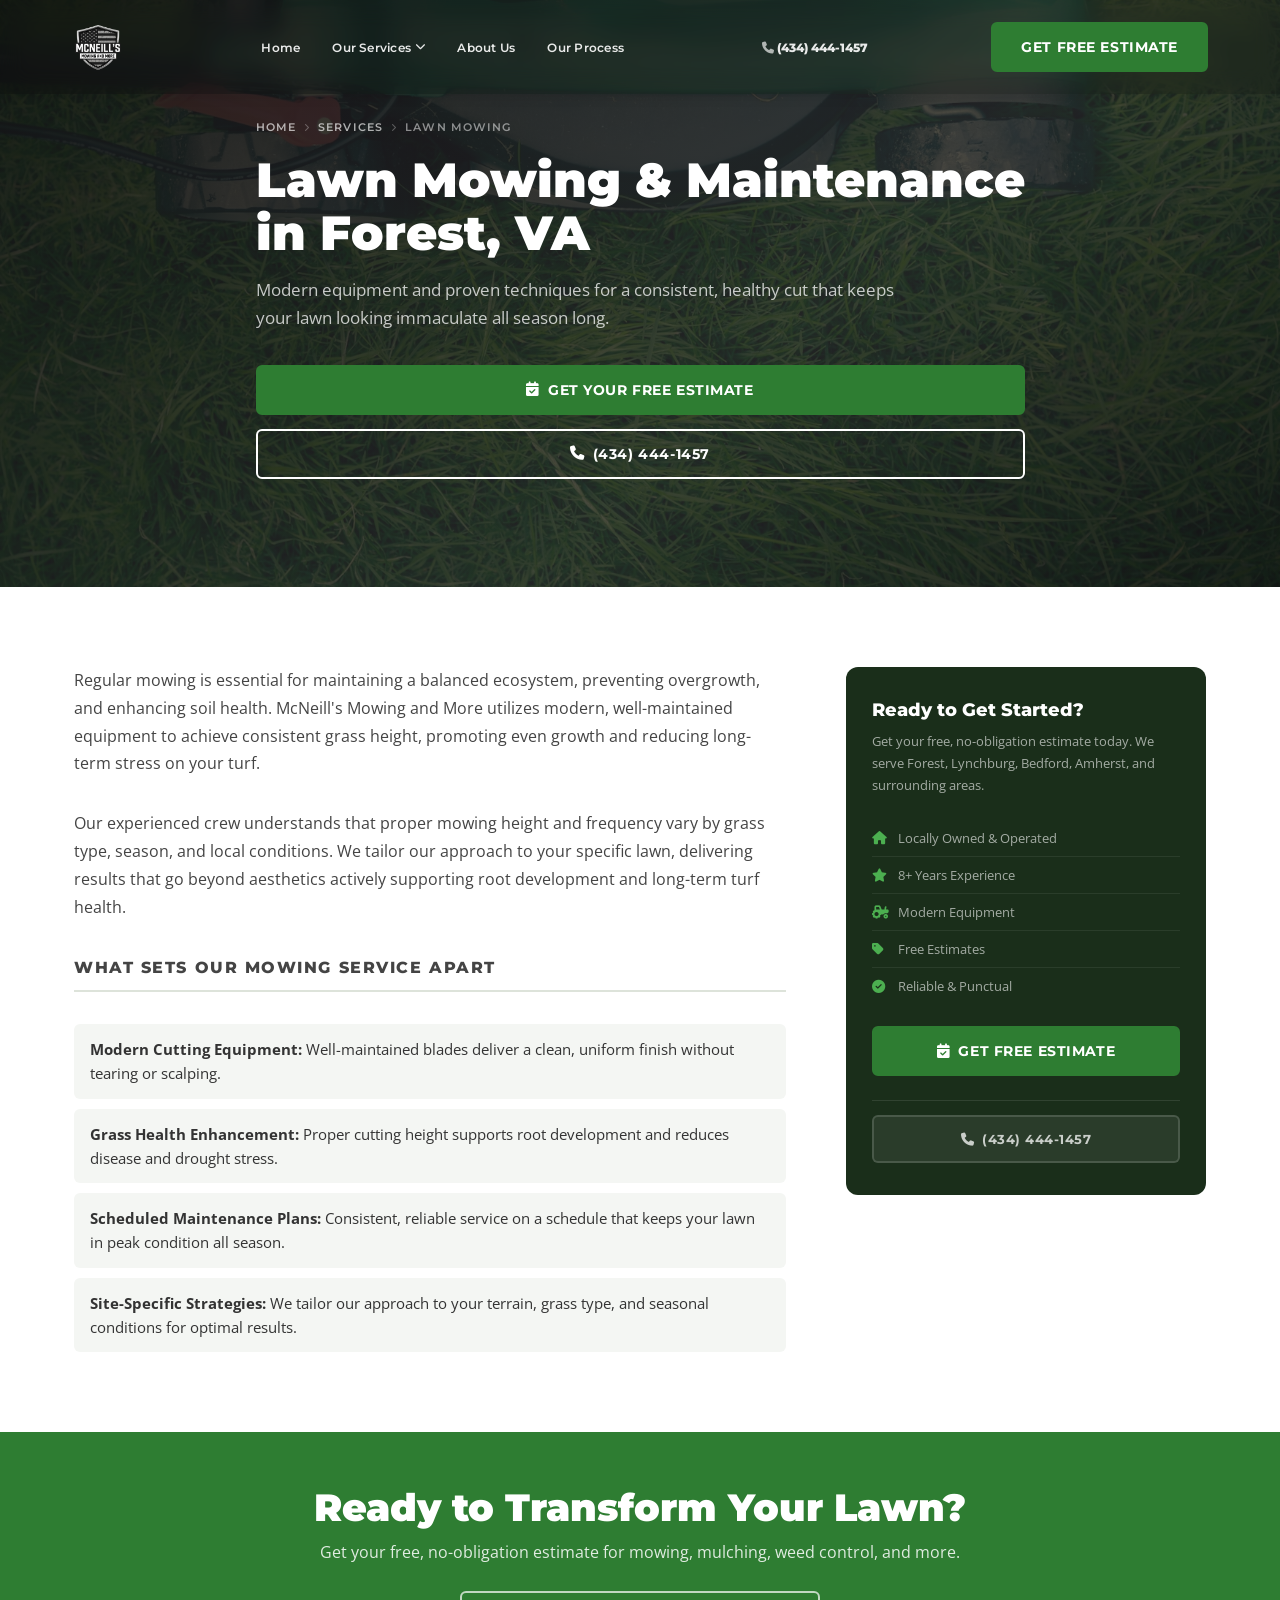
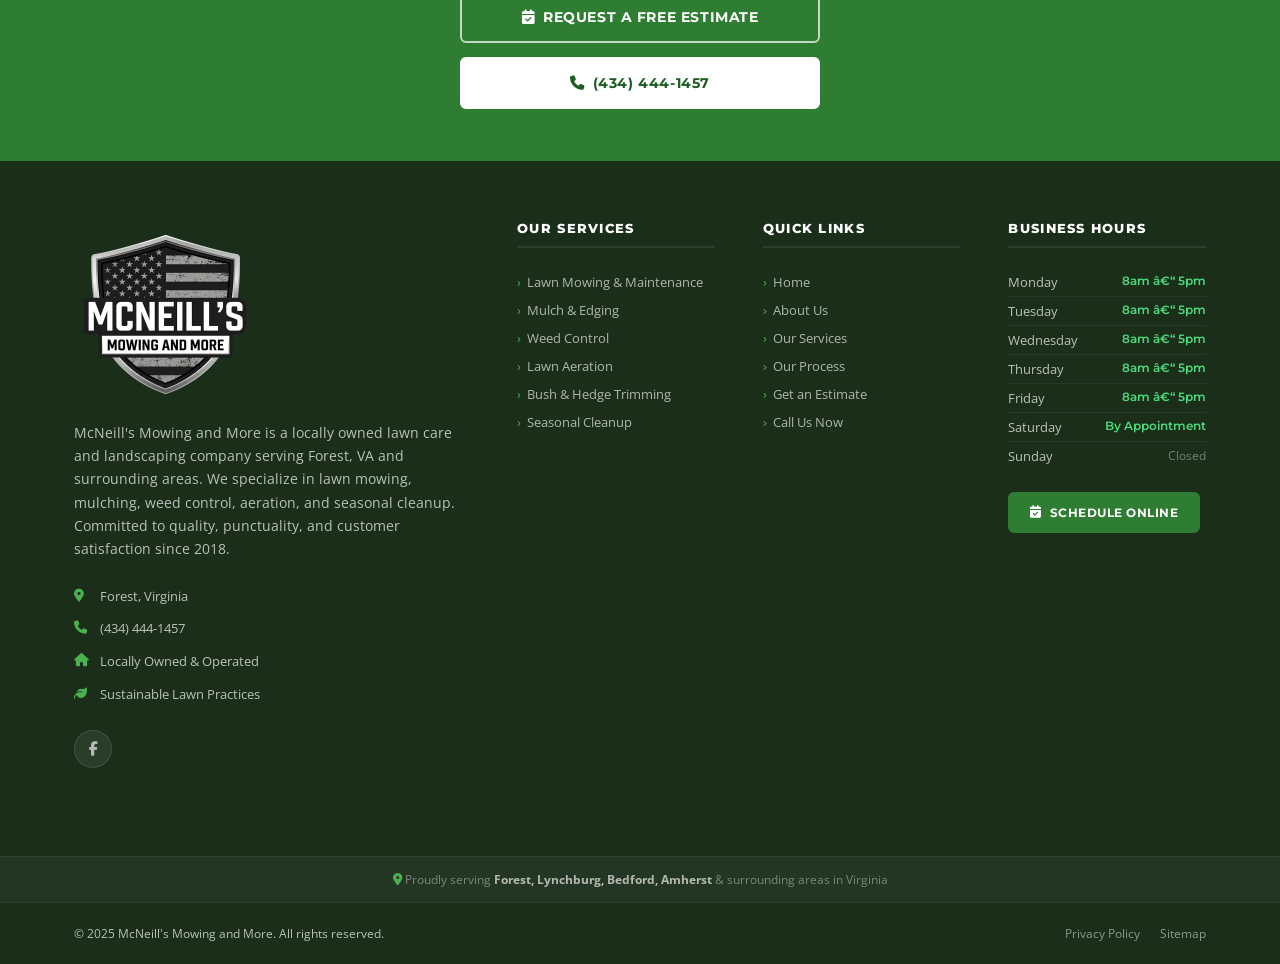
<file: precision-mowing.html>
﻿<!DOCTYPE html>
<html lang="en">
<head>
  <meta charset="UTF-8" />
  <meta name="viewport" content="width=device-width, initial-scale=1.0" />
  <title>Lawn Mowing | McNeill's Mowing and More | Forest, VA</title>
  <meta name="description" content="Reliable lawn mowing and maintenance in Forest, VA. Modern equipment and proven techniques for a consistent, healthy cut all season long. Free estimates." />

  <link rel="preconnect" href="https://fonts.googleapis.com" />
  <link rel="preconnect" href="https://fonts.gstatic.com" crossorigin />
  <link href="https://fonts.googleapis.com/css2?family=Montserrat:wght@400;500;600;700;800;900&family=Open+Sans:wght@400;500;600&display=swap" rel="stylesheet" />
  <link rel="stylesheet" href="https://cdnjs.cloudflare.com/ajax/libs/font-awesome/6.5.0/css/all.min.css" />
  <link rel="stylesheet" href="styles.css" />
</head>
<body>

<nav class="navbar" role="navigation" aria-label="Main navigation">
  <div class="nav-inner">
    <a href="index.html" aria-label="McNeill's Mowing and More Home">
      <img src="Mason Assets/mclogo.png" alt="McNeill's Mowing and More Logo" class="nav-logo" />
    </a>
    <ul class="nav-links" role="list">
      <li><a href="index.html">Home</a></li>
      <li>
        <a href="index.html#services">Our Services <i class="fa-solid fa-chevron-down"></i></a>
        <ul class="dropdown" role="list">
          <li><a href="precision-mowing.html"><i class="fa-solid fa-tractor"></i>Lawn Mowing</a></li>
          <li><a href="mulch-bed-installation.html"><i class="fa-solid fa-leaf"></i>Mulch &amp; Edging</a></li>
          <li><a href="weed-control.html"><i class="fa-solid fa-seedling"></i>Weed Control</a></li>
          <li><a href="lawn-aeration.html"><i class="fa-solid fa-circle-dot"></i>Lawn Aeration</a></li>
          <li><a href="bush-hedge-trimming.html"><i class="fa-solid fa-scissors"></i>Bush &amp; Hedge Trimming</a></li>
          <li><a href="spring-fall-cleanup.html"><i class="fa-solid fa-broom"></i>Seasonal Cleanup</a></li>
        </ul>
      </li>
      <li><a href="index.html#about">About Us</a></li>
      <li><a href="index.html#process">Our Process</a></li>
    </ul>
    <span class="nav-phone"><i class="fa-solid fa-phone"></i> (434) 444-1457</span>
    <div class="nav-cta">
      <a href="index.html#contact" class="btn btn-green">Get Free Estimate</a>
    </div>
    <button class="hamburger" id="hamburgerBtn" aria-label="Open menu" aria-expanded="false">
      <span></span><span></span><span></span>
    </button>
  </div>
</nav>

<div class="mobile-menu" id="mobileMenu" role="dialog" aria-modal="true" aria-label="Mobile navigation">
  <div class="mobile-menu-header">
    <span style="font-family:'Montserrat',sans-serif;font-weight:900;color:#fff;font-size:1.1rem;">McNeill's Mowing and More</span>
    <button class="mobile-close" id="mobileClose" aria-label="Close menu"><i class="fa-solid fa-xmark"></i></button>
  </div>
  <ul class="mobile-links">
    <li><a href="index.html">Home</a></li>
    <li>
      <a href="index.html#services">Our Services</a>
      <ul class="mobile-sub">
        <li><a href="precision-mowing.html"><i class="fa-solid fa-tractor"></i>Lawn Mowing</a></li>
        <li><a href="mulch-bed-installation.html"><i class="fa-solid fa-leaf"></i>Mulch &amp; Edging</a></li>
        <li><a href="weed-control.html"><i class="fa-solid fa-seedling"></i>Weed Control</a></li>
        <li><a href="lawn-aeration.html"><i class="fa-solid fa-circle-dot"></i>Lawn Aeration</a></li>
        <li><a href="bush-hedge-trimming.html"><i class="fa-solid fa-scissors"></i>Bush &amp; Hedge Trimming</a></li>
        <li><a href="spring-fall-cleanup.html"><i class="fa-solid fa-broom"></i>Seasonal Cleanup</a></li>
      </ul>
    </li>
    <li><a href="index.html#about">About Us</a></li>
    <li><a href="index.html#process">Our Process</a></li>
  </ul>
  <div class="mobile-cta">
    <a href="tel:+14344441457" class="btn btn-outline" style="justify-content:center;"><i class="fa-solid fa-phone"></i>(434) 444-1457</a>
    <a href="index.html#contact" class="btn btn-green" style="justify-content:center;">Get Free Estimate</a>
  </div>
</div>

<section class="service-page-hero" style="background-image: url('Mason Assets/mowing.avif');" aria-labelledby="service-hero-heading">
  <div class="container">
    <nav class="breadcrumb" aria-label="Breadcrumb">
      <a href="index.html">Home</a>
      <i class="fa-solid fa-chevron-right"></i>
      <a href="index.html#services">Services</a>
      <i class="fa-solid fa-chevron-right"></i>
      <span>Lawn Mowing</span>
    </nav>
    <h1 id="service-hero-heading">Lawn Mowing &amp; Maintenance<br>in Forest, VA</h1>
    <p class="hero-sub">Modern equipment and proven techniques for a consistent, healthy cut that keeps your lawn looking immaculate all season long.</p>
    <div class="hero-btns">
      <a href="index.html#contact" class="btn btn-green"><i class="fa-solid fa-calendar-check"></i>Get Your Free Estimate</a>
      <a href="tel:+14344441457" class="btn btn-outline"><i class="fa-solid fa-phone"></i>(434) 444-1457</a>
    </div>
  </div>
</section>

<section class="service-detail">
  <div class="container">

    <div class="service-detail-content">
<p>Regular mowing is essential for maintaining a balanced ecosystem, preventing overgrowth, and enhancing soil health. McNeill's Mowing and More utilizes modern, well-maintained equipment to achieve consistent grass height, promoting even growth and reducing long-term stress on your turf.</p>
      <p>Our experienced crew understands that proper mowing height and frequency vary by grass type, season, and local conditions. We tailor our approach to your specific lawn, delivering results that go beyond aesthetics actively supporting root development and long-term turf health.</p>

      <p class="service-features-title">What Sets Our Mowing Service Apart</p>
      <ul class="service-features-list">
        <li><strong>Modern Cutting Equipment:</strong> Well-maintained blades deliver a clean, uniform finish without tearing or scalping.</li>
        <li><strong>Grass Health Enhancement:</strong> Proper cutting height supports root development and reduces disease and drought stress.</li>
        <li><strong>Scheduled Maintenance Plans:</strong> Consistent, reliable service on a schedule that keeps your lawn in peak condition all season.</li>
        <li><strong>Site-Specific Strategies:</strong> We tailor our approach to your terrain, grass type, and seasonal conditions for optimal results.</li>
      </ul>
    </div>

    <aside class="service-sidebar-card">
      <h3>Ready to Get Started?</h3>
      <p>Get your free, no-obligation estimate today. We serve Forest, Lynchburg, Bedford, Amherst, and surrounding areas.</p>
      <ul class="service-sidebar-list">
        <li><i class="fa-solid fa-house"></i>Locally Owned &amp; Operated</li>
        <li><i class="fa-solid fa-star"></i>8+ Years Experience</li>
        <li><i class="fa-solid fa-tractor"></i>Modern Equipment</li>
        <li><i class="fa-solid fa-tag"></i>Free Estimates</li>
        <li><i class="fa-solid fa-check-circle"></i>Reliable &amp; Punctual</li>
      </ul>
      <a href="index.html#contact" class="btn btn-green" style="width:100%;justify-content:center;margin-bottom:10px;"><i class="fa-solid fa-calendar-check"></i>Get Free Estimate</a>
      <hr class="service-sidebar-divider" />
      <a href="tel:+14344441457" class="btn" style="width:100%;justify-content:center;background:rgba(255,255,255,0.07);color:rgba(255,255,255,0.75);border-color:rgba(255,255,255,0.15);font-size:0.82rem;"><i class="fa-solid fa-phone"></i>(434) 444-1457</a>
    </aside>

  </div>
</section>

<footer>

  <div class="footer-cta">
    <div class="container">
      <h2>Ready to Transform Your Lawn?</h2>
      <p>Get your free, no-obligation estimate for mowing, mulching, weed control, and more.</p>
      <div style="display:flex;flex-direction:column;gap:14px;align-items:center;">
        <a href="index.html#contact" class="btn btn-outline" style="font-size:0.9rem;padding:15px 32px;width:360px;justify-content:center;">
          <i class="fa-solid fa-calendar-check"></i>Request a Free Estimate
        </a>
        <a href="tel:+14344441457" class="btn" style="background:#fff;color:var(--green-dark);border-color:#fff;font-size:0.9rem;padding:15px 32px;width:360px;justify-content:center;font-family:'Montserrat',sans-serif;font-weight:700;letter-spacing:0.04em;">
          <i class="fa-solid fa-phone"></i>(434) 444-1457
        </a>
      </div>
    </div>
  </div>

  <div class="footer-main">
    <div class="container">
      <div class="footer-grid">

        <div>
          <img src="Mason Assets/mclogo.png" alt="McNeill's Mowing and More Logo" class="footer-logo" />
          <p class="footer-about">McNeill's Mowing and More is a locally owned lawn care and landscaping company serving Forest, VA and surrounding areas. We specialize in lawn mowing, mulching, weed control, aeration, and seasonal cleanup. Committed to quality, punctuality, and customer satisfaction since 2018.</p>
          <ul class="footer-contact-list">
            <li><i class="fa-solid fa-location-dot"></i><span>Forest, Virginia</span></li>
            <li><i class="fa-solid fa-phone"></i><a href="tel:+14344441457">(434) 444-1457</a></li>
            <li><i class="fa-solid fa-house"></i><span>Locally Owned &amp; Operated</span></li>
            <li><i class="fa-solid fa-leaf"></i><span>Sustainable Lawn Practices</span></li>
          </ul>
          <div class="footer-social" aria-label="Social media links">
            <a href="https://www.facebook.com/p/McNeills-Mowing-and-More-100053635066376/" class="social-btn" aria-label="Facebook" target="_blank" rel="noopener"><i class="fa-brands fa-facebook-f"></i></a>
          </div>
        </div>

        <div class="footer-col">
          <h5>Our Services</h5>
          <ul class="footer-links">
            <li><a href="precision-mowing.html">Lawn Mowing &amp; Maintenance</a></li>
            <li><a href="mulch-bed-installation.html">Mulch &amp; Edging</a></li>
            <li><a href="weed-control.html">Weed Control</a></li>
            <li><a href="lawn-aeration.html">Lawn Aeration</a></li>
            <li><a href="bush-hedge-trimming.html">Bush &amp; Hedge Trimming</a></li>
            <li><a href="spring-fall-cleanup.html">Seasonal Cleanup</a></li>
          </ul>
        </div>

        <div class="footer-col">
          <h5>Quick Links</h5>
          <ul class="footer-links">
            <li><a href="index.html">Home</a></li>
            <li><a href="index.html#about">About Us</a></li>
            <li><a href="index.html#services">Our Services</a></li>
            <li><a href="index.html#process">Our Process</a></li>
            <li><a href="index.html#contact">Get an Estimate</a></li>
            <li><a href="tel:+14344441457">Call Us Now</a></li>
          </ul>
        </div>

        <div class="footer-col">
          <h5>Business Hours</h5>
          <div class="footer-hours">
            <div class="day-row"><span>Monday</span><span class="open">8am â€“ 5pm</span></div>
            <div class="day-row"><span>Tuesday</span><span class="open">8am â€“ 5pm</span></div>
            <div class="day-row"><span>Wednesday</span><span class="open">8am â€“ 5pm</span></div>
            <div class="day-row"><span>Thursday</span><span class="open">8am â€“ 5pm</span></div>
            <div class="day-row"><span>Friday</span><span class="open">8am â€“ 5pm</span></div>
            <div class="day-row"><span>Saturday</span><span class="open">By Appointment</span></div>
            <div class="day-row"><span>Sunday</span><span class="closed">Closed</span></div>
          </div>
          <br/>
          <a href="index.html#contact" class="btn btn-green" style="font-size:0.78rem;padding:11px 20px;">
            <i class="fa-solid fa-calendar-check"></i>Schedule Online
          </a>
        </div>

      </div>
    </div>
  </div>

  <div class="footer-service-area">
    <i class="fa-solid fa-location-dot"></i>
    Proudly serving <strong style="color:rgba(255,255,255,0.65);">Forest, Lynchburg, Bedford, Amherst</strong> &amp; surrounding areas in Virginia
  </div>

  <div class="footer-bottom">
    <div class="container">
      <span>&copy; 2025 McNeill's Mowing and More. All rights reserved.</span>
      <div class="footer-bottom-links">
        <a href="#">Privacy Policy</a>
        <a href="#">Sitemap</a>
      </div>
    </div>
  </div>

</footer>


<script>
  document.addEventListener('DOMContentLoaded', () => {
    const hamburger = document.getElementById('hamburgerBtn');
    const mobileMenu = document.getElementById('mobileMenu');
    const mobileClose = document.getElementById('mobileClose');

    hamburger.addEventListener('click', () => {
      mobileMenu.classList.add('open');
      hamburger.setAttribute('aria-expanded', 'true');
      document.body.style.overflow = 'hidden';
    });

    function closeMobileMenu() {
      mobileMenu.classList.remove('open');
      hamburger.setAttribute('aria-expanded', 'false');
      document.body.style.overflow = '';
    }

    mobileClose.addEventListener('click', closeMobileMenu);
    mobileMenu.querySelectorAll('a').forEach(link => link.addEventListener('click', closeMobileMenu));
    document.addEventListener('keydown', e => { if (e.key === 'Escape') closeMobileMenu(); });

    const navbar = document.querySelector('.navbar');
    window.addEventListener('scroll', () => {
      navbar.style.boxShadow = window.scrollY > 10
        ? '0 4px 20px rgba(0,0,0,0.15)'
        : '0 2px 12px rgba(0,0,0,0.10)';
    });
  });
</script>

</body>
</html>
</file>
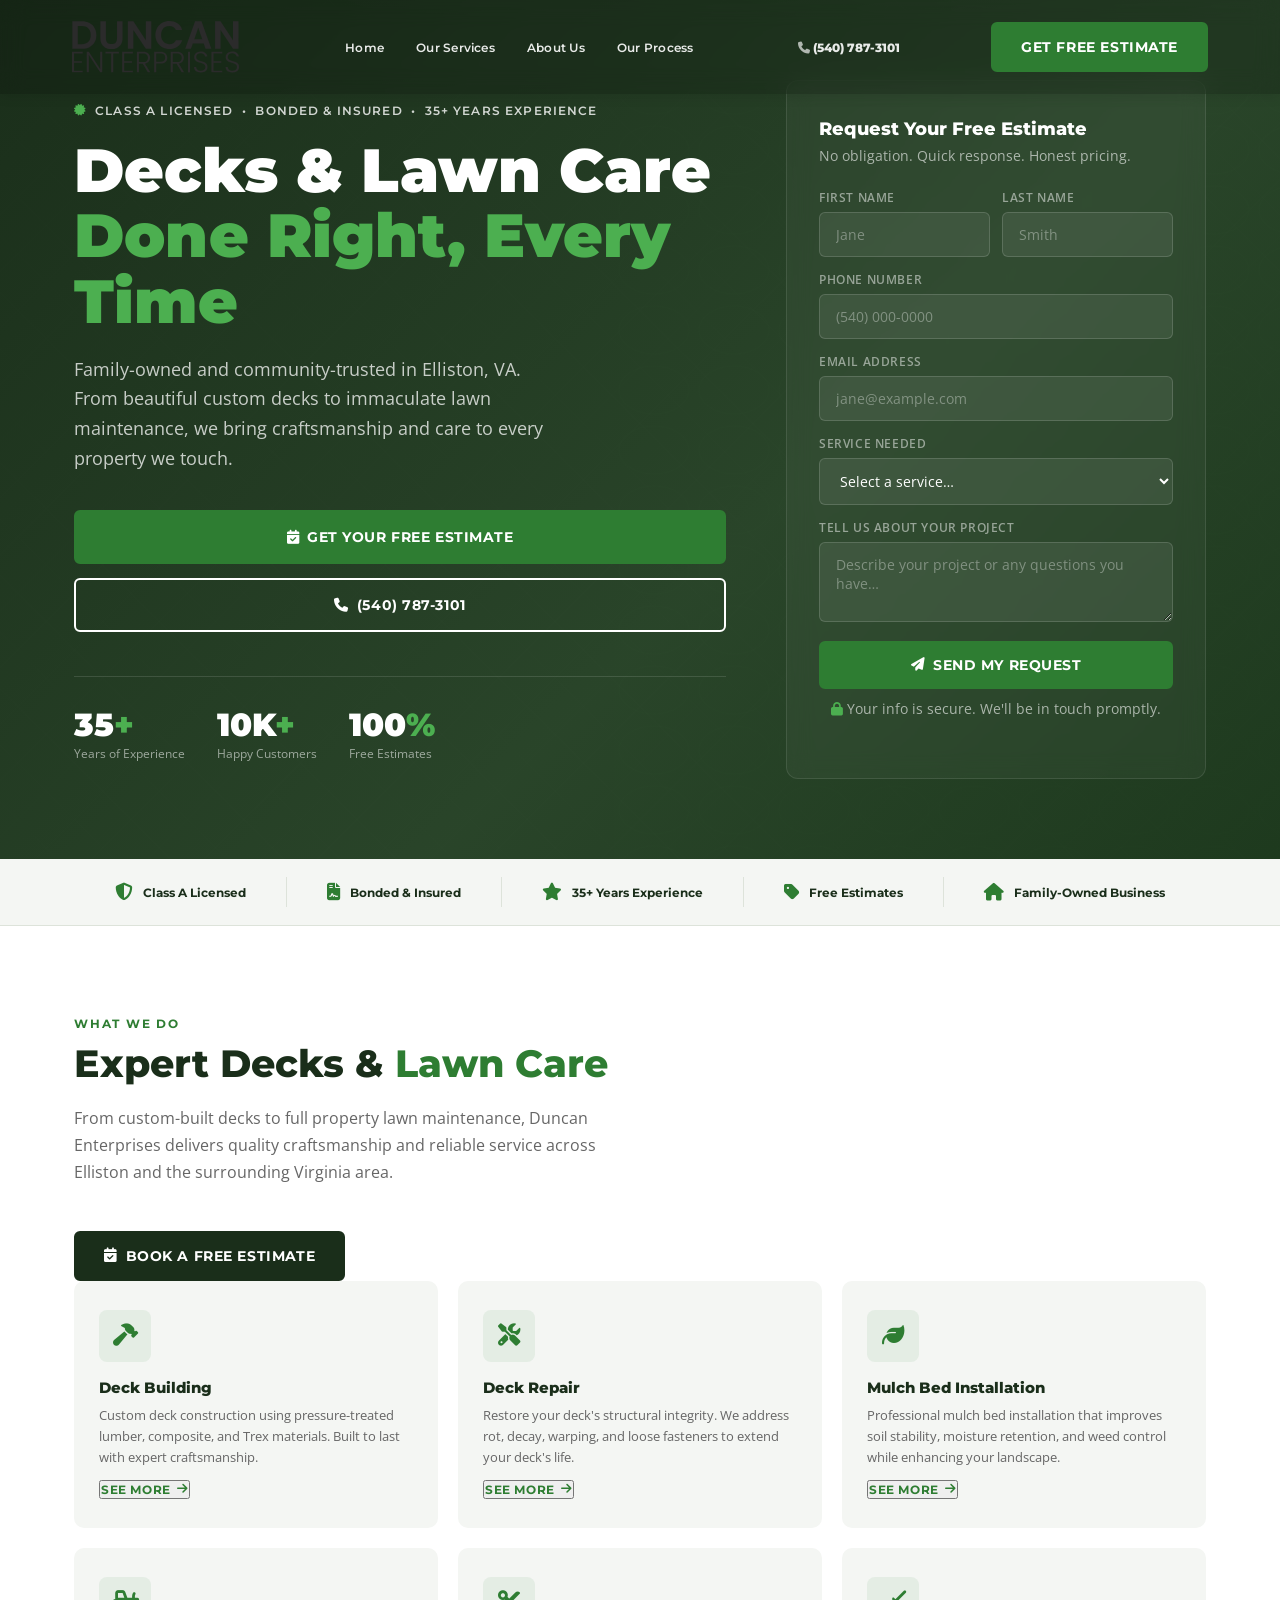
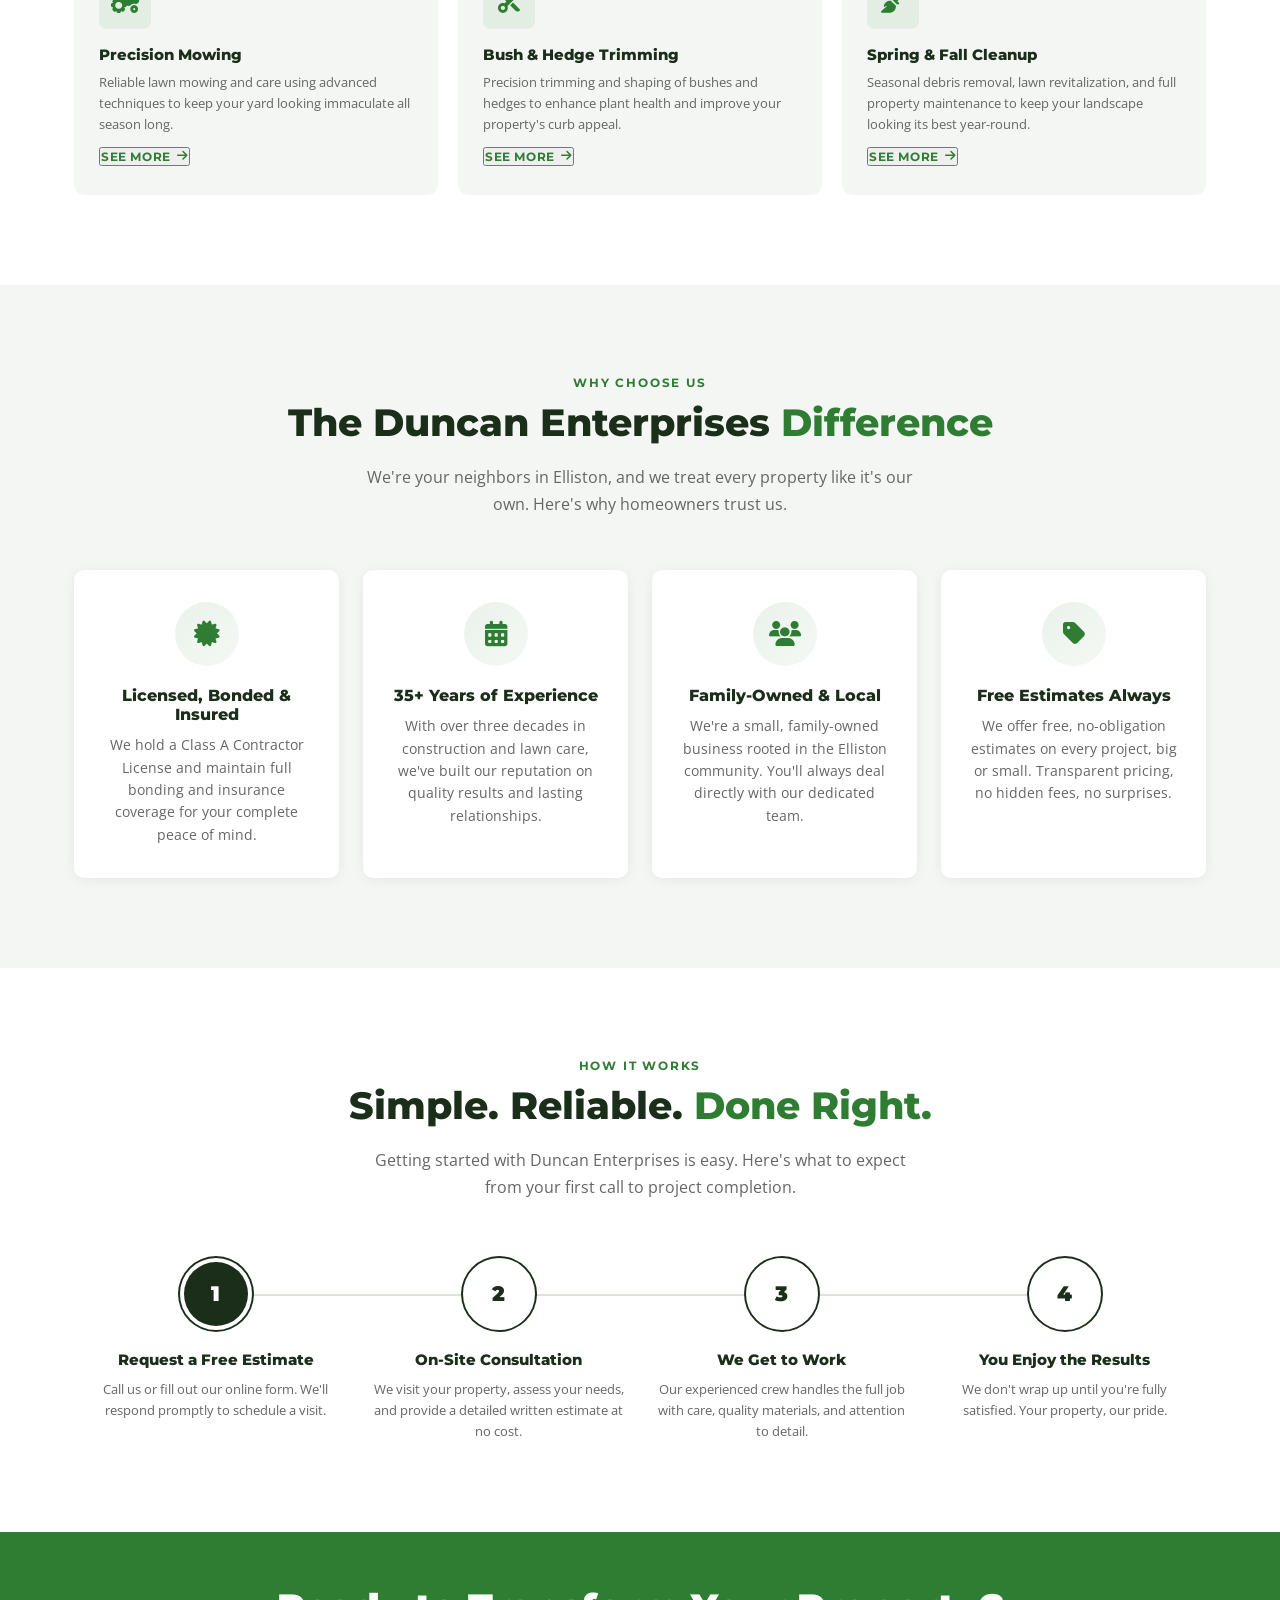
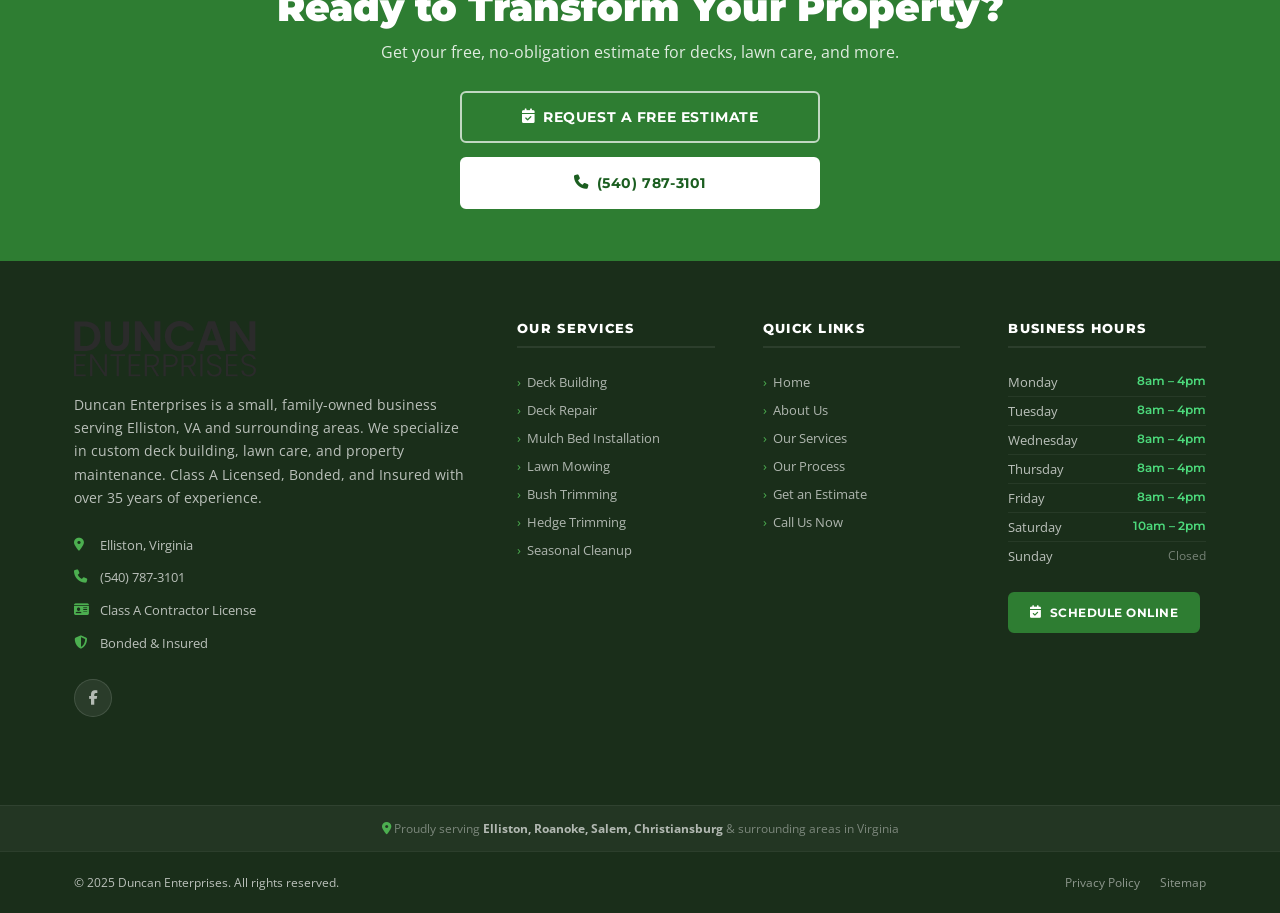
<file: roofing-landing.html>
<!DOCTYPE html>
<html lang="en">
<head>
  <meta charset="UTF-8" />
  <meta name="viewport" content="width=device-width, initial-scale=1.0" />
  <title>Duncan Enterprises | Decks, Lawn Care & More | Elliston, VA</title>
  <meta name="description" content="Family-owned deck building, lawn care, and property maintenance services in Elliston, VA and surrounding areas. Class A Licensed, Bonded & Insured. 35+ years experience. Free estimates." />

  <!-- Google Fonts -->
  <link rel="preconnect" href="https://fonts.googleapis.com" />
  <link rel="preconnect" href="https://fonts.gstatic.com" crossorigin />
  <link href="https://fonts.googleapis.com/css2?family=Montserrat:wght@400;500;600;700;800;900&family=Open+Sans:wght@400;500;600&display=swap" rel="stylesheet" />

  <!-- Font Awesome -->
  <link rel="stylesheet" href="https://cdnjs.cloudflare.com/ajax/libs/font-awesome/6.5.0/css/all.min.css" />

  <!-- Shared Styles -->
  <link rel="stylesheet" href="styles.css" />
</head>
<body>


<!-- ══════════════════════════════════════════════════
     NAVIGATION
══════════════════════════════════════════════════ -->
<nav class="navbar" role="navigation" aria-label="Main navigation">
  <div class="nav-inner">

    <!-- Logo -->
    <a href="#home" aria-label="Duncan Enterprises Home">
      <img src="Mason Assets/logo.svg" alt="Duncan Enterprises Logo" class="nav-logo" />
    </a>

    <!-- Desktop Links -->
    <ul class="nav-links" role="list">
      <li><a href="#home">Home</a></li>
      <li><a href="#services">Our Services</a></li>
      <li><a href="#about">About Us</a></li>

      <li><a href="#process">Our Process</a></li>
    </ul>

    <!-- Phone -->
    <span class="nav-phone"><i class="fa-solid fa-phone"></i> (540) 787-3101</span>

    <!-- CTA -->
    <div class="nav-cta">
      <a href="#contact" class="btn btn-green">Get Free Estimate</a>
    </div>

    <!-- Hamburger -->
    <button class="hamburger" id="hamburgerBtn" aria-label="Open menu" aria-expanded="false">
      <span></span><span></span><span></span>
    </button>
  </div>
</nav>

<!-- Mobile Menu -->
<div class="mobile-menu" id="mobileMenu" role="dialog" aria-modal="true" aria-label="Mobile navigation">
  <div class="mobile-menu-header">
    <span style="font-family:'Montserrat',sans-serif;font-weight:900;color:#fff;font-size:1.1rem;">Duncan Enterprises</span>
    <button class="mobile-close" id="mobileClose" aria-label="Close menu"><i class="fa-solid fa-xmark"></i></button>
  </div>
  <ul class="mobile-links">
    <li><a href="#home">Home</a></li>
    <li><a href="#services">Our Services</a></li>
    <li><a href="#about">About Us</a></li>
    <li><a href="#process">Our Process</a></li>
  </ul>
  <div class="mobile-cta">
    <a href="tel:+15407873101" class="btn btn-outline" style="justify-content:center;"><i class="fa-solid fa-phone"></i>(540) 787-3101</a>
    <a href="#contact" class="btn btn-green" style="justify-content:center;">Get Free Estimate</a>
  </div>
</div>

<!-- ══════════════════════════════════════════════════
     HERO
══════════════════════════════════════════════════ -->
<section class="hero" id="home" aria-labelledby="hero-heading">
  <div class="hero-bg-pattern"></div>
  <div class="hero-accent"></div>

  <div class="hero-content">
    <!-- Left: Copy -->
    <div>
      <div class="hero-badge">
        <i class="fa-solid fa-certificate"></i>
        Class A Licensed &nbsp;•&nbsp; Bonded &amp; Insured &nbsp;•&nbsp; 35+ Years Experience
      </div>
      <h1 id="hero-heading">
        Decks &amp; Lawn Care
        <span>Done Right, Every Time</span>
      </h1>
      <p class="hero-sub">
        Family-owned and community-trusted in Elliston, VA. From beautiful custom decks to immaculate lawn maintenance, we bring craftsmanship and care to every property we touch.
      </p>
      <div class="hero-btns">
        <a href="#contact" class="btn btn-green" style="font-size:0.88rem;padding:16px 30px;flex:1;justify-content:center;">
          <i class="fa-solid fa-calendar-check"></i>
          Get Your Free Estimate
        </a>
        <a href="tel:+15407873101" class="btn btn-outline" style="font-size:0.88rem;padding:16px 30px;flex:1;justify-content:center;">
          <i class="fa-solid fa-phone"></i>
          (540) 787-3101
        </a>
      </div>
      <div class="hero-stats">
        <div>
          <div class="hero-stat-num">35<span>+</span></div>
          <div class="hero-stat-label">Years of Experience</div>
        </div>
        <div>
          <div class="hero-stat-num">10K<span>+</span></div>
          <div class="hero-stat-label">Happy Customers</div>
        </div>
        <div>
          <div class="hero-stat-num">100<span>%</span></div>
          <div class="hero-stat-label">Free Estimates</div>
        </div>
      </div>
    </div>

    <!-- Right: Quick Contact Form -->
    <div class="hero-card" id="contact">
      <h3>Request Your Free Estimate</h3>
      <p>No obligation. Quick response. Honest pricing.</p>
      <form action="#" method="post" novalidate>
        <div class="form-row">
          <div class="form-group">
            <label for="first-name">First Name</label>
            <input type="text" id="first-name" name="first_name" placeholder="Jane" autocomplete="given-name" required />
          </div>
          <div class="form-group">
            <label for="last-name">Last Name</label>
            <input type="text" id="last-name" name="last_name" placeholder="Smith" autocomplete="family-name" required />
          </div>
        </div>
        <div class="form-group">
          <label for="phone">Phone Number</label>
          <input type="tel" id="phone" name="phone" placeholder="(540) 000-0000" autocomplete="tel" required />
        </div>
        <div class="form-group">
          <label for="email">Email Address</label>
          <input type="email" id="email" name="email" placeholder="jane@example.com" autocomplete="email" />
        </div>
        <div class="form-group">
          <label for="service">Service Needed</label>
          <select id="service" name="service">
            <option value="">Select a service…</option>
            <option>Deck Building</option>
            <option>Deck Repair</option>
            <option>Mulch Bed Installation</option>
            <option>Lawn Mowing</option>
            <option>Bush &amp; Hedge Trimming</option>
            <option>Spring / Fall Cleanup</option>
            <option>Multiple Services</option>
          </select>
        </div>
        <div class="form-group">
          <label for="message">Tell Us About Your Project</label>
          <textarea id="message" name="message" placeholder="Describe your project or any questions you have…"></textarea>
        </div>
        <button type="submit" class="btn btn-green" style="width:100%;justify-content:center;">
          <i class="fa-solid fa-paper-plane"></i>Send My Request
        </button>
        <p class="form-note"><i class="fa-solid fa-lock"></i> Your info is secure. We'll be in touch promptly.</p>
      </form>
    </div>
  </div>
</section>


<!-- ══════════════════════════════════════════════════
     TRUST BAR
══════════════════════════════════════════════════ -->
<div class="trust-bar">
  <div class="container">
    <div class="trust-item"><i class="fa-solid fa-shield-halved"></i> Class A Licensed</div>
    <div class="trust-divider"></div>
    <div class="trust-item"><i class="fa-solid fa-file-contract"></i> Bonded &amp; Insured</div>
    <div class="trust-divider"></div>
    <div class="trust-item"><i class="fa-solid fa-star"></i> 35+ Years Experience</div>
    <div class="trust-divider"></div>
    <div class="trust-item"><i class="fa-solid fa-tag"></i> Free Estimates</div>
    <div class="trust-divider"></div>
    <div class="trust-item"><i class="fa-solid fa-house"></i> Family-Owned Business</div>
  </div>
</div>


<!-- ══════════════════════════════════════════════════
     SERVICES
══════════════════════════════════════════════════ -->
<section class="services" id="services" aria-labelledby="services-heading">
  <div class="container">
    <div>
      <p class="section-label">What We Do</p>
      <h2 class="section-title" id="services-heading">Expert Decks &amp; <span>Lawn Care</span></h2>
      <p class="section-sub">From custom-built decks to full property lawn maintenance, Duncan Enterprises delivers quality craftsmanship and reliable service across Elliston and the surrounding Virginia area.</p>
      <br/><br/>
      <a href="#contact" class="btn btn-navy"><i class="fa-solid fa-calendar-check"></i>Book a Free Estimate</a>
    </div>
    <div class="services-grid" id="decks">

      <div class="service-card">
        <div class="service-icon"><i class="fa-solid fa-hammer"></i></div>
        <h4>Deck Building</h4>
        <p>Custom deck construction using pressure-treated lumber, composite, and Trex materials. Built to last with expert craftsmanship.</p>
        <button class="learn-more" data-modal="modal-deck-building">See More <i class="fa-solid fa-arrow-right"></i></button>
      </div>

      <div class="service-card">
        <div class="service-icon"><i class="fa-solid fa-screwdriver-wrench"></i></div>
        <h4>Deck Repair</h4>
        <p>Restore your deck's structural integrity. We address rot, decay, warping, and loose fasteners to extend your deck's life.</p>
        <button class="learn-more" data-modal="modal-deck-repair">See More <i class="fa-solid fa-arrow-right"></i></button>
      </div>

      <div class="service-card" id="lawn">
        <div class="service-icon"><i class="fa-solid fa-leaf"></i></div>
        <h4>Mulch Bed Installation</h4>
        <p>Professional mulch bed installation that improves soil stability, moisture retention, and weed control while enhancing your landscape.</p>
        <button class="learn-more" data-modal="modal-mulch-bed">See More <i class="fa-solid fa-arrow-right"></i></button>
      </div>

      <div class="service-card">
        <div class="service-icon"><i class="fa-solid fa-tractor"></i></div>
        <h4>Precision Mowing</h4>
        <p>Reliable lawn mowing and care using advanced techniques to keep your yard looking immaculate all season long.</p>
        <button class="learn-more" data-modal="modal-mowing">See More <i class="fa-solid fa-arrow-right"></i></button>
      </div>

      <div class="service-card">
        <div class="service-icon"><i class="fa-solid fa-scissors"></i></div>
        <h4>Bush &amp; Hedge Trimming</h4>
        <p>Precision trimming and shaping of bushes and hedges to enhance plant health and improve your property's curb appeal.</p>
        <button class="learn-more" data-modal="modal-trimming">See More <i class="fa-solid fa-arrow-right"></i></button>
      </div>

      <div class="service-card" id="cleanup">
        <div class="service-icon"><i class="fa-solid fa-broom"></i></div>
        <h4>Spring &amp; Fall Cleanup</h4>
        <p>Seasonal debris removal, lawn revitalization, and full property maintenance to keep your landscape looking its best year-round.</p>
        <button class="learn-more" data-modal="modal-cleanup">See More <i class="fa-solid fa-arrow-right"></i></button>
      </div>

    </div>
  </div>
</section>


<!-- ══════════════════════════════════════════════════
     WHY US
══════════════════════════════════════════════════ -->
<section class="why-us" id="about" aria-labelledby="whyus-heading">
  <div class="container">
    <div class="section-header">
      <p class="section-label">Why Choose Us</p>
      <h2 class="section-title" id="whyus-heading">The Duncan Enterprises <span>Difference</span></h2>
      <p class="section-sub">We're your neighbors in Elliston, and we treat every property like it's our own. Here's why homeowners trust us.</p>
    </div>
    <div class="why-grid">

      <div class="why-card">
        <div class="why-icon"><i class="fa-solid fa-certificate"></i></div>
        <h4>Licensed, Bonded &amp; Insured</h4>
        <p>We hold a Class A Contractor License and maintain full bonding and insurance coverage for your complete peace of mind.</p>
      </div>

      <div class="why-card">
        <div class="why-icon"><i class="fa-solid fa-calendar-days"></i></div>
        <h4>35+ Years of Experience</h4>
        <p>With over three decades in construction and lawn care, we've built our reputation on quality results and lasting relationships.</p>
      </div>

      <div class="why-card">
        <div class="why-icon"><i class="fa-solid fa-users"></i></div>
        <h4>Family-Owned &amp; Local</h4>
        <p>We're a small, family-owned business rooted in the Elliston community. You'll always deal directly with our dedicated team.</p>
      </div>

      <div class="why-card">
        <div class="why-icon"><i class="fa-solid fa-tag"></i></div>
        <h4>Free Estimates Always</h4>
        <p>We offer free, no-obligation estimates on every project, big or small. Transparent pricing, no hidden fees, no surprises.</p>
      </div>

    </div>
  </div>
</section>


<!-- ══════════════════════════════════════════════════
     OUR PROCESS
══════════════════════════════════════════════════ -->
<section class="process" id="process" aria-labelledby="process-heading">
  <div class="container">
    <div class="section-header">
      <p class="section-label">How It Works</p>
      <h2 class="section-title" id="process-heading">Simple. Reliable. <span>Done Right.</span></h2>
      <p class="section-sub" style="margin:0 auto;">Getting started with Duncan Enterprises is easy. Here's what to expect from your first call to project completion.</p>
    </div>
    <div class="process-steps">
      <div class="step">
        <div class="step-num"><span>1</span></div>
        <h4>Request a Free Estimate</h4>
        <p>Call us or fill out our online form. We'll respond promptly to schedule a visit.</p>
      </div>
      <div class="step">
        <div class="step-num"><span>2</span></div>
        <h4>On-Site Consultation</h4>
        <p>We visit your property, assess your needs, and provide a detailed written estimate at no cost.</p>
      </div>
      <div class="step">
        <div class="step-num"><span>3</span></div>
        <h4>We Get to Work</h4>
        <p>Our experienced crew handles the full job with care, quality materials, and attention to detail.</p>
      </div>
      <div class="step">
        <div class="step-num"><span>4</span></div>
        <h4>You Enjoy the Results</h4>
        <p>We don't wrap up until you're fully satisfied. Your property, our pride.</p>
      </div>
    </div>
  </div>
</section>


<!-- ══════════════════════════════════════════════════
     FOOTER
══════════════════════════════════════════════════ -->
<footer>

  <!-- CTA Banner -->
  <div class="footer-cta">
    <div class="container">
      <h2>Ready to Transform Your Property?</h2>
      <p>Get your free, no-obligation estimate for decks, lawn care, and more.</p>
      <div style="display:flex;flex-direction:column;gap:14px;align-items:center;">
        <a href="#contact" class="btn btn-outline" style="font-size:0.9rem;padding:15px 32px;width:360px;justify-content:center;">
          <i class="fa-solid fa-calendar-check"></i>Request a Free Estimate
        </a>
        <a href="tel:+15407873101" class="btn" style="background:#fff;color:var(--green-dark);border-color:#fff;font-size:0.9rem;padding:15px 32px;width:360px;justify-content:center;font-family:'Montserrat',sans-serif;font-weight:700;letter-spacing:0.04em;">
          <i class="fa-solid fa-phone"></i>(540) 787-3101
        </a>
      </div>
    </div>
  </div>

  <!-- Main Footer -->
  <div class="footer-main">
    <div class="container">
      <div class="footer-grid">

        <!-- About Column -->
        <div>
          <img src="Mason Assets/logo.svg" alt="Duncan Enterprises Logo" class="footer-logo" />
          <p class="footer-about">Duncan Enterprises is a small, family-owned business serving Elliston, VA and surrounding areas. We specialize in custom deck building, lawn care, and property maintenance. Class A Licensed, Bonded, and Insured with over 35 years of experience.</p>
          <ul class="footer-contact-list">
            <li><i class="fa-solid fa-location-dot"></i><span>Elliston, Virginia</span></li>
            <li><i class="fa-solid fa-phone"></i><a href="tel:+15407873101">(540) 787-3101</a></li>
            <li><i class="fa-solid fa-id-card"></i><span>Class A Contractor License</span></li>
            <li><i class="fa-solid fa-shield-halved"></i><span>Bonded &amp; Insured</span></li>
          </ul>
          <div class="footer-social" aria-label="Social media links">
            <a href="#" class="social-btn" aria-label="Facebook"><i class="fa-brands fa-facebook-f"></i></a>
          </div>
        </div>

        <!-- Services Column -->
        <div class="footer-col">
          <h5>Our Services</h5>
          <ul class="footer-links">
            <li><a href="#decks">Deck Building</a></li>
            <li><a href="#decks">Deck Repair</a></li>
            <li><a href="#lawn">Mulch Bed Installation</a></li>
            <li><a href="#lawn">Lawn Mowing</a></li>
            <li><a href="#lawn">Bush Trimming</a></li>
            <li><a href="#lawn">Hedge Trimming</a></li>
            <li><a href="#cleanup">Seasonal Cleanup</a></li>
          </ul>
        </div>

        <!-- Quick Links Column -->
        <div class="footer-col">
          <h5>Quick Links</h5>
          <ul class="footer-links">
            <li><a href="#home">Home</a></li>
            <li><a href="#about">About Us</a></li>
            <li><a href="#services">Our Services</a></li>
            <li><a href="#process">Our Process</a></li>
            <li><a href="#contact">Get an Estimate</a></li>
            <li><a href="tel:+15407873101">Call Us Now</a></li>
          </ul>
        </div>

        <!-- Hours Column -->
        <div class="footer-col">
          <h5>Business Hours</h5>
          <div class="footer-hours">
            <div class="day-row"><span>Monday</span><span class="open">8am – 4pm</span></div>
            <div class="day-row"><span>Tuesday</span><span class="open">8am – 4pm</span></div>
            <div class="day-row"><span>Wednesday</span><span class="open">8am – 4pm</span></div>
            <div class="day-row"><span>Thursday</span><span class="open">8am – 4pm</span></div>
            <div class="day-row"><span>Friday</span><span class="open">8am – 4pm</span></div>
            <div class="day-row"><span>Saturday</span><span class="open">10am – 2pm</span></div>
            <div class="day-row"><span>Sunday</span><span class="closed">Closed</span></div>
          </div>
          <br/>
          <a href="#contact" class="btn btn-green" style="font-size:0.78rem;padding:11px 20px;">
            <i class="fa-solid fa-calendar-check"></i>Schedule Online
          </a>
        </div>

      </div>
    </div>
  </div>

  <!-- Service Area -->
  <div class="footer-service-area">
    <i class="fa-solid fa-location-dot"></i>
    Proudly serving <strong style="color:rgba(255,255,255,0.65);">Elliston, Roanoke, Salem, Christiansburg</strong> &amp; surrounding areas in Virginia
  </div>

  <!-- Bottom Bar -->
  <div class="footer-bottom">
    <div class="container">
      <span>&copy; 2025 Duncan Enterprises. All rights reserved.</span>
      <div class="footer-bottom-links">
        <a href="#">Privacy Policy</a>
        <a href="#">Sitemap</a>
      </div>
    </div>
  </div>
</footer>


<!-- ══════════════════════════════════════════════════
     SERVICE MODALS
══════════════════════════════════════════════════ -->

<!-- Modal: Deck Building -->
<div class="service-modal" id="modal-deck-building" role="dialog" aria-modal="true" aria-labelledby="modal-deck-building-title">
  <div class="service-modal-dialog">
    <button class="service-modal-close" aria-label="Close"><i class="fa-solid fa-xmark"></i></button>
    <div class="service-modal-img">
      <img src="Mason Assets/building.webp" alt="Custom deck built by Duncan Enterprises" />
    </div>
    <div class="service-modal-body">
      <p class="section-label">Deck Building</p>
      <h3 id="modal-deck-building-title">Deck Building Service That Adds Function and Style</h3>
      <p>Our deck building company has trained leaders with exhaustive experience in home improvement projects. We work diligently to ensure every deck building development goes seamlessly while accomplishing exquisite results — get a deck that supports furniture, your favorite plants, or even a hot tub.</p>
      <p class="modal-feature-label">Benefits of a New Deck</p>
      <ul class="modal-features">
        <li>🏡 Boost curb appeal and property value</li>
        <li>🎉 Host relaxing outdoor gatherings</li>
        <li>🌿 Enjoy seclusion and natural privacy</li>
        <li>✨ Add personalization and style to your home</li>
      </ul>
      <div class="service-modal-cta">
        <a href="#contact" class="btn btn-green"><i class="fa-solid fa-calendar-check"></i>Get Your Free Estimate</a>
      </div>
    </div>
  </div>
</div>

<!-- Modal: Deck Repair -->
<div class="service-modal" id="modal-deck-repair" role="dialog" aria-modal="true" aria-labelledby="modal-deck-repair-title">
  <div class="service-modal-dialog">
    <button class="service-modal-close" aria-label="Close"><i class="fa-solid fa-xmark"></i></button>
    <div class="service-modal-img">
      <img src="Mason Assets/repair.webp" alt="Deck repair by Duncan Enterprises" />
    </div>
    <div class="service-modal-body">
      <p class="section-label">Deck Repair</p>
      <h3 id="modal-deck-repair-title">Superior Choice for Deck Repair in Elliston</h3>
      <p>Our deck repair company conducts a comprehensive inspection before rolling out a complete and professional repair service. We spot wood rot, loose nails, and cracked or splintered boards — restoring your deck's structural integrity and extending its life.</p>
      <p class="modal-feature-label">Signs You Need Deck Repair</p>
      <ul class="modal-features">
        <li>🔩 Wood rot or loose rails</li>
        <li>🏗 Footings that are heaving or shifting</li>
        <li>💧 Pooling water near posts or footings</li>
        <li>🪵 Warped or sagging floor boards</li>
        <li>⚠️ Cracks or splinters on deck boards</li>
      </ul>
      <div class="service-modal-cta">
        <a href="#contact" class="btn btn-green"><i class="fa-solid fa-calendar-check"></i>Get Your Free Estimate</a>
      </div>
    </div>
  </div>
</div>

<!-- Modal: Mulch Bed Installation -->
<div class="service-modal" id="modal-mulch-bed" role="dialog" aria-modal="true" aria-labelledby="modal-mulch-bed-title">
  <div class="service-modal-dialog">
    <button class="service-modal-close" aria-label="Close"><i class="fa-solid fa-xmark"></i></button>
    <div class="service-modal-img">
      <img src="Mason Assets/mulch.JPG" alt="Professional mulch bed installation" />
    </div>
    <div class="service-modal-body">
      <p class="section-label">Mulch Bed Installation</p>
      <h3 id="modal-mulch-bed-title">Resilient &amp; Sustainable Mulch Bed Installation</h3>
      <p>Mulch beds serve as a protective layer, shielding soil from erosion while improving moisture retention and nutrient absorption. Duncan Enterprises applies precise layering techniques to maintain soil integrity, reduce compaction, and promote healthy plant growth across your landscape.</p>
      <ul class="modal-features">
        <li>🌿 <strong>Moisture Conservation</strong> – Retains water to keep soil hydrated and roots nourished</li>
        <li>🛡️ <strong>Weed Suppression</strong> – Minimizes invasive plant growth and reduces maintenance</li>
        <li>🌱 <strong>Soil Insulation</strong> – Protects roots from extreme weather year-round</li>
        <li>💨 <strong>Erosion Resistance</strong> – Prevents soil displacement from wind or heavy rain</li>
        <li>🏡 <strong>Visual Enhancement</strong> – Adds a clean, uniform look to your outdoor spaces</li>
      </ul>
      <div class="service-modal-cta">
        <a href="#contact" class="btn btn-green"><i class="fa-solid fa-calendar-check"></i>Get Your Free Estimate</a>
      </div>
    </div>
  </div>
</div>

<!-- Modal: Precision Mowing -->
<div class="service-modal" id="modal-mowing" role="dialog" aria-modal="true" aria-labelledby="modal-mowing-title">
  <div class="service-modal-dialog">
    <button class="service-modal-close" aria-label="Close"><i class="fa-solid fa-xmark"></i></button>
    <div class="service-modal-img">
      <img src="Mason Assets/mowing.avif" alt="Professional lawn mowing service" />
    </div>
    <div class="service-modal-body">
      <p class="section-label">Precision Mowing</p>
      <h3 id="modal-mowing-title">Efficient Mowing Solutions for Superior Lawn Care</h3>
      <p>Regular mowing is essential for maintaining a balanced ecosystem, preventing overgrowth, and enhancing soil health. Duncan Enterprises utilizes industry-grade equipment to achieve consistent grass height, promoting even growth and reducing long-term stress on your turf.</p>
      <ul class="modal-features">
        <li>🔧 <strong>Advanced Cutting Technology</strong> – Precision-engineered blades for a uniform finish</li>
        <li>🌾 <strong>Grass Health Enhancement</strong> – Supports root development and reduces disease risks</li>
        <li>📅 <strong>Scheduled Maintenance Plans</strong> – Consistent care for long-term lawn quality</li>
        <li>🔍 <strong>Site-Specific Strategies</strong> – Tailored approaches based on terrain and grass type</li>
      </ul>
      <div class="service-modal-cta">
        <a href="#contact" class="btn btn-green"><i class="fa-solid fa-calendar-check"></i>Get Your Free Estimate</a>
      </div>
    </div>
  </div>
</div>

<!-- Modal: Bush & Hedge Trimming -->
<div class="service-modal" id="modal-trimming" role="dialog" aria-modal="true" aria-labelledby="modal-trimming-title">
  <div class="service-modal-dialog">
    <button class="service-modal-close" aria-label="Close"><i class="fa-solid fa-xmark"></i></button>
    <div class="service-modal-img">
      <img src="Mason Assets/trimming.webp" alt="Professional bush and hedge trimming" />
    </div>
    <div class="service-modal-body">
      <p class="section-label">Bush &amp; Hedge Trimming</p>
      <h3 id="modal-trimming-title">Meticulous Bush &amp; Hedge Trimming</h3>
      <p>Overgrown shrubs and hedges can obstruct walkways, reduce visibility, and diminish your property's curb appeal. Our precise pruning techniques encourage strong regrowth, prevent disease, and improve air circulation — keeping your greenery healthy and your landscape polished all season long.</p>
      <ul class="modal-features">
        <li>✔ <strong>Enhanced Growth &amp; Shape</strong> – Prevents overgrowth while maintaining balanced aesthetics</li>
        <li>✔ <strong>Pest &amp; Disease Prevention</strong> – Reduces risk of infestation and fungal infections</li>
        <li>✔ <strong>Safety &amp; Accessibility</strong> – Clears pathways and removes driveway obstructions</li>
        <li>✔ <strong>Defined Edges</strong> – Creates a clean, symmetrical look for a well-kept appearance</li>
        <li>✔ <strong>Customized Scheduling</strong> – Flexible plans suited for every seasonal need</li>
      </ul>
      <div class="service-modal-cta">
        <a href="#contact" class="btn btn-green"><i class="fa-solid fa-calendar-check"></i>Get Your Free Estimate</a>
      </div>
    </div>
  </div>
</div>

<!-- Modal: Spring & Fall Cleanup -->
<div class="service-modal" id="modal-cleanup" role="dialog" aria-modal="true" aria-labelledby="modal-cleanup-title">
  <div class="service-modal-dialog">
    <button class="service-modal-close" aria-label="Close"><i class="fa-solid fa-xmark"></i></button>
    <div class="service-modal-img">
      <img src="Mason Assets/cleaning.webp" alt="Seasonal lawn cleanup service" />
    </div>
    <div class="service-modal-body">
      <p class="section-label">Spring &amp; Fall Cleanup</p>
      <h3 id="modal-cleanup-title">Comprehensive Seasonal Cleanup for a Thriving Landscape</h3>
      <p>Proper spring and fall cleanup eliminates debris, enhances soil health, and promotes healthy turf growth. Duncan Enterprises provides thorough cleanup services — including leaf removal, aeration, and dethatching — to keep your outdoor spaces in peak condition year-round.</p>
      <ul class="modal-features">
        <li>🏡 <strong>Comprehensive Debris Removal</strong> – Clearing leaves, branches, and organic waste</li>
        <li>🌱 <strong>Lawn Aeration &amp; Dethatching</strong> – Enhancing soil oxygen levels for healthier roots</li>
        <li>💦 <strong>Drainage Optimization</strong> – Preventing water accumulation and promoting proper runoff</li>
        <li>🛠 <strong>Landscape Restoration</strong> – Addressing seasonal damage for a rejuvenated appearance</li>
        <li>🍂 <strong>Eco-Friendly Waste Disposal</strong> – Responsible removal and recycling of yard waste</li>
      </ul>
      <div class="service-modal-cta">
        <a href="#contact" class="btn btn-green"><i class="fa-solid fa-calendar-check"></i>Get Your Free Estimate</a>
      </div>
    </div>
  </div>
</div>


<!-- ══════════════════════════════════════════════════
     JAVASCRIPT
══════════════════════════════════════════════════ -->
<script>
  document.addEventListener('DOMContentLoaded', () => {

    // Mobile menu toggle
    const hamburger = document.getElementById('hamburgerBtn');
    const mobileMenu = document.getElementById('mobileMenu');
    const mobileClose = document.getElementById('mobileClose');

    hamburger.addEventListener('click', () => {
      mobileMenu.classList.add('open');
      hamburger.setAttribute('aria-expanded', 'true');
      document.body.style.overflow = 'hidden';
    });

    function closeMobileMenu() {
      mobileMenu.classList.remove('open');
      hamburger.setAttribute('aria-expanded', 'false');
      document.body.style.overflow = '';
    }

    mobileClose.addEventListener('click', closeMobileMenu);
    mobileMenu.querySelectorAll('a').forEach(link => link.addEventListener('click', closeMobileMenu));
    document.addEventListener('keydown', e => {
      if (e.key === 'Escape') {
        closeMobileMenu();
        document.querySelectorAll('.service-modal.is-open').forEach(m => {
          m.classList.remove('is-open');
          document.body.style.overflow = '';
        });
      }
    });

    // Sticky nav shadow
    const navbar = document.querySelector('.navbar');
    window.addEventListener('scroll', () => {
      navbar.style.boxShadow = window.scrollY > 10
        ? '0 4px 20px rgba(0,0,0,0.15)'
        : '0 2px 12px rgba(0,0,0,0.10)';
    });

    // CTA buttons scroll to contact form
    const heroCard = document.getElementById('contact');
    document.querySelectorAll('a.btn[href="#contact"]').forEach(btn => {
      btn.addEventListener('click', e => {
        e.preventDefault();
        window.scrollTo({ top: 0, behavior: 'smooth' });
        setTimeout(() => {
          heroCard.style.boxShadow = '0 0 0 3px rgba(76,175,80,0.6)';
          heroCard.style.borderColor = 'rgba(76,175,80,0.8)';
          setTimeout(() => {
            heroCard.style.boxShadow = '';
            heroCard.style.borderColor = '';
          }, 1400);
        }, 500);
      });
    });

    // Scroll Animations
    if (!window.matchMedia('(prefers-reduced-motion: reduce)').matches) {

      const groups = [
        ['.trust-item',                                                     '',           80],
        ['.services .section-label',                                        '',            0],
        ['.services .section-title',                                        '',           80],
        ['.services .section-sub',                                          '',          160],
        ['.services .btn-navy',                                             '',          220],
        ['.service-card',                                                   'from-scale', 90],
        ['.why-us .section-label, .why-us .section-title, .why-us .section-sub', '',     80],
        ['.why-card',                                                       'from-scale', 90],
        ['.process .section-label, .process .section-title, .process .section-sub', '', 80],
        ['.step',                                                           '',          110],
        ['.footer-cta h2',                                                  '',            0],
        ['.footer-cta p',                                                   '',           80],
        ['.footer-cta > .container > div',                                  '',          140],
        ['.footer-col h5, .footer-col ul, .footer-hours',                   '',          100],
      ];

      groups.forEach(([sel, extraCls, staggerMs, baseDelay = 0]) => {
        document.querySelectorAll(sel).forEach((el, i) => {
          el.classList.add('anim-hidden');
          if (extraCls) el.classList.add(extraCls);
          el.style.transitionDelay = (baseDelay + i * staggerMs) + 'ms';
        });
      });

      const io = new IntersectionObserver((entries) => {
        entries.forEach(entry => {
          if (!entry.isIntersecting) return;
          entry.target.classList.add('anim-visible');
          io.unobserve(entry.target);
        });
      }, { threshold: 0.15, rootMargin: '0px 0px -120px 0px' });

      document.querySelectorAll('.anim-hidden').forEach(el => io.observe(el));


      // Service modals
    document.querySelectorAll('[data-modal]').forEach(trigger => {
      trigger.addEventListener('click', () => {
        const modal = document.getElementById(trigger.dataset.modal);
        if (!modal) return;
        modal.classList.add('is-open');
        document.body.style.overflow = 'hidden';
        modal.querySelector('.service-modal-close').focus();
      });
    });

    document.querySelectorAll('.service-modal').forEach(modal => {
      modal.querySelector('.service-modal-close').addEventListener('click', () => {
        modal.classList.remove('is-open');
        document.body.style.overflow = '';
      });
      modal.addEventListener('click', e => {
        if (e.target === modal) {
          modal.classList.remove('is-open');
          document.body.style.overflow = '';
        }
      });
      modal.querySelectorAll('a[href="#contact"]').forEach(link => {
        link.addEventListener('click', () => {
          modal.classList.remove('is-open');
          document.body.style.overflow = '';
        });
      });
    });

    // Step-num fill animation
      const stepNums = document.querySelectorAll('.step-num');
      const stepIo = new IntersectionObserver((entries) => {
        entries.forEach(entry => {
          if (!entry.isIntersecting) return;
          const idx = Array.from(stepNums).indexOf(entry.target);
          setTimeout(() => entry.target.classList.add('step-filled'), idx * 3500);
          stepIo.unobserve(entry.target);
        });
      }, { threshold: 0.5, rootMargin: '0px 0px -100px 0px' });
      stepNums.forEach(el => stepIo.observe(el));
    }

  });
</script>

</body>
</html>
</file>
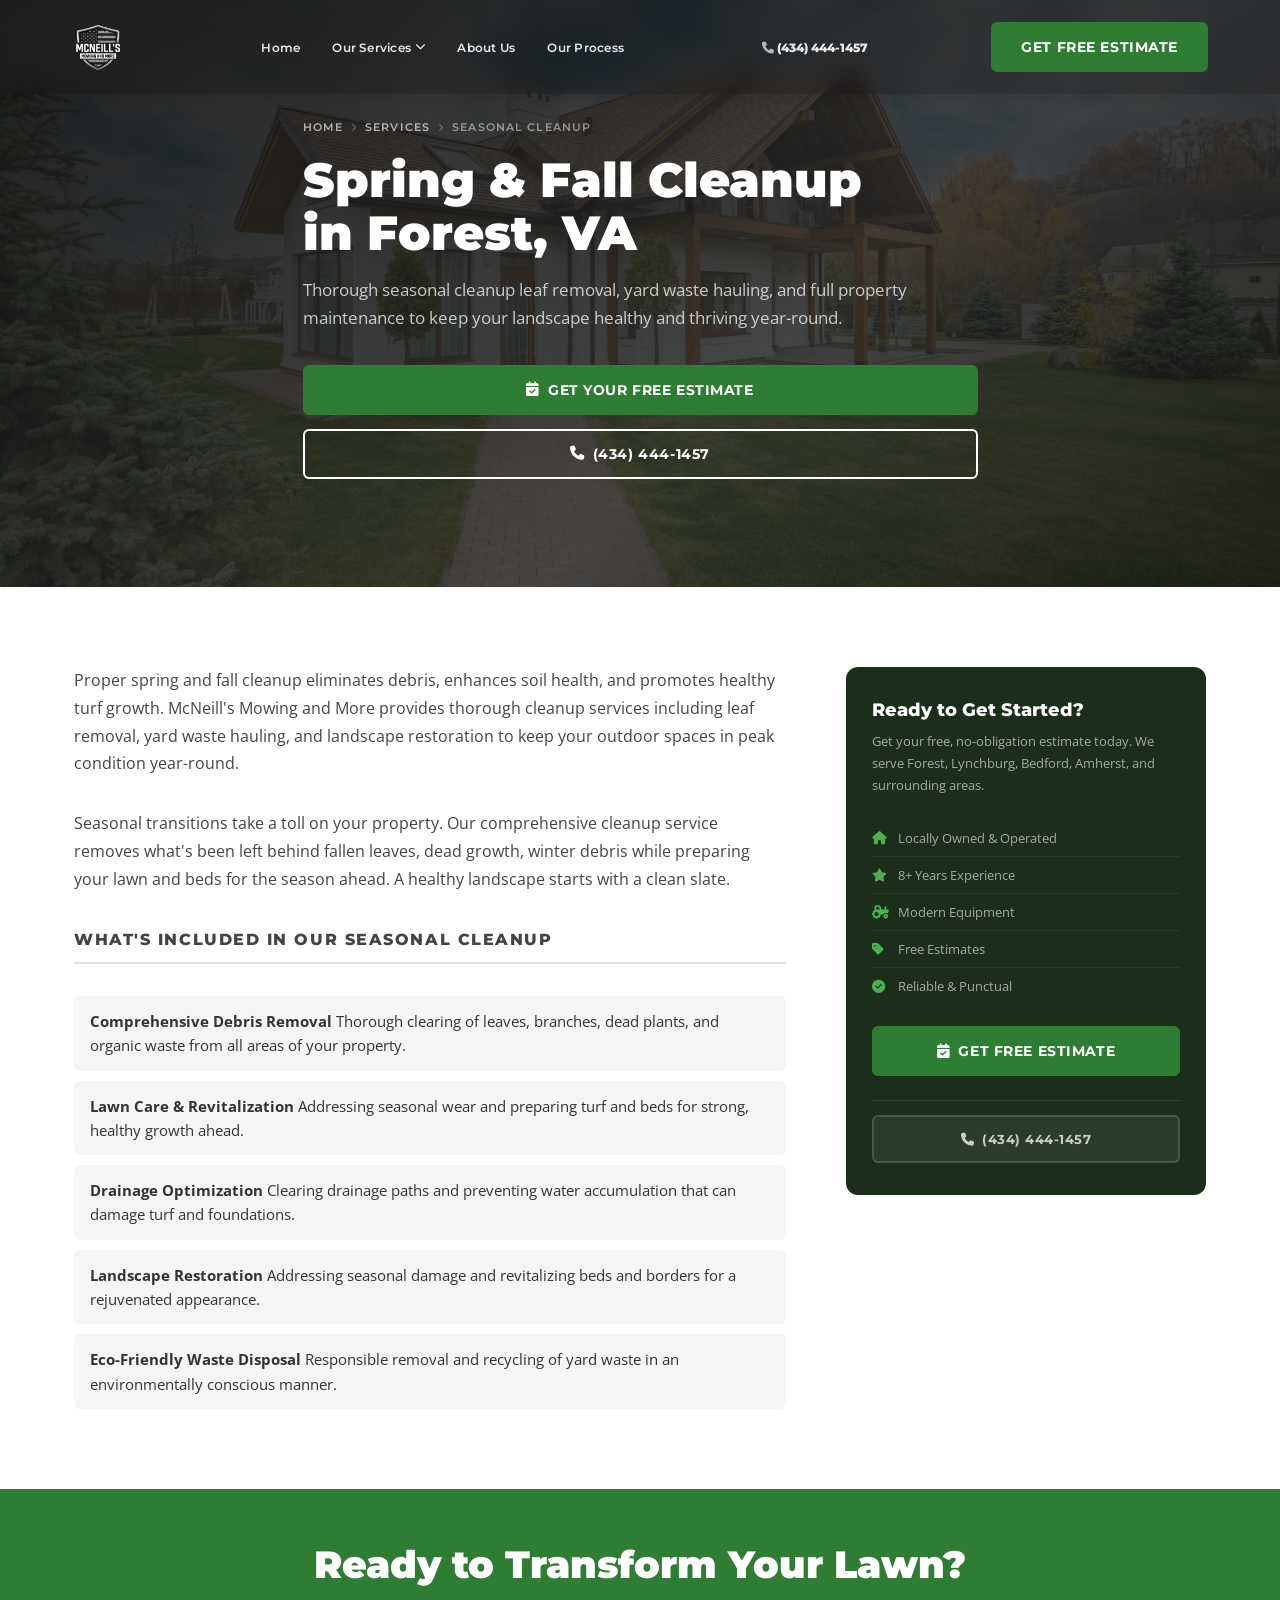
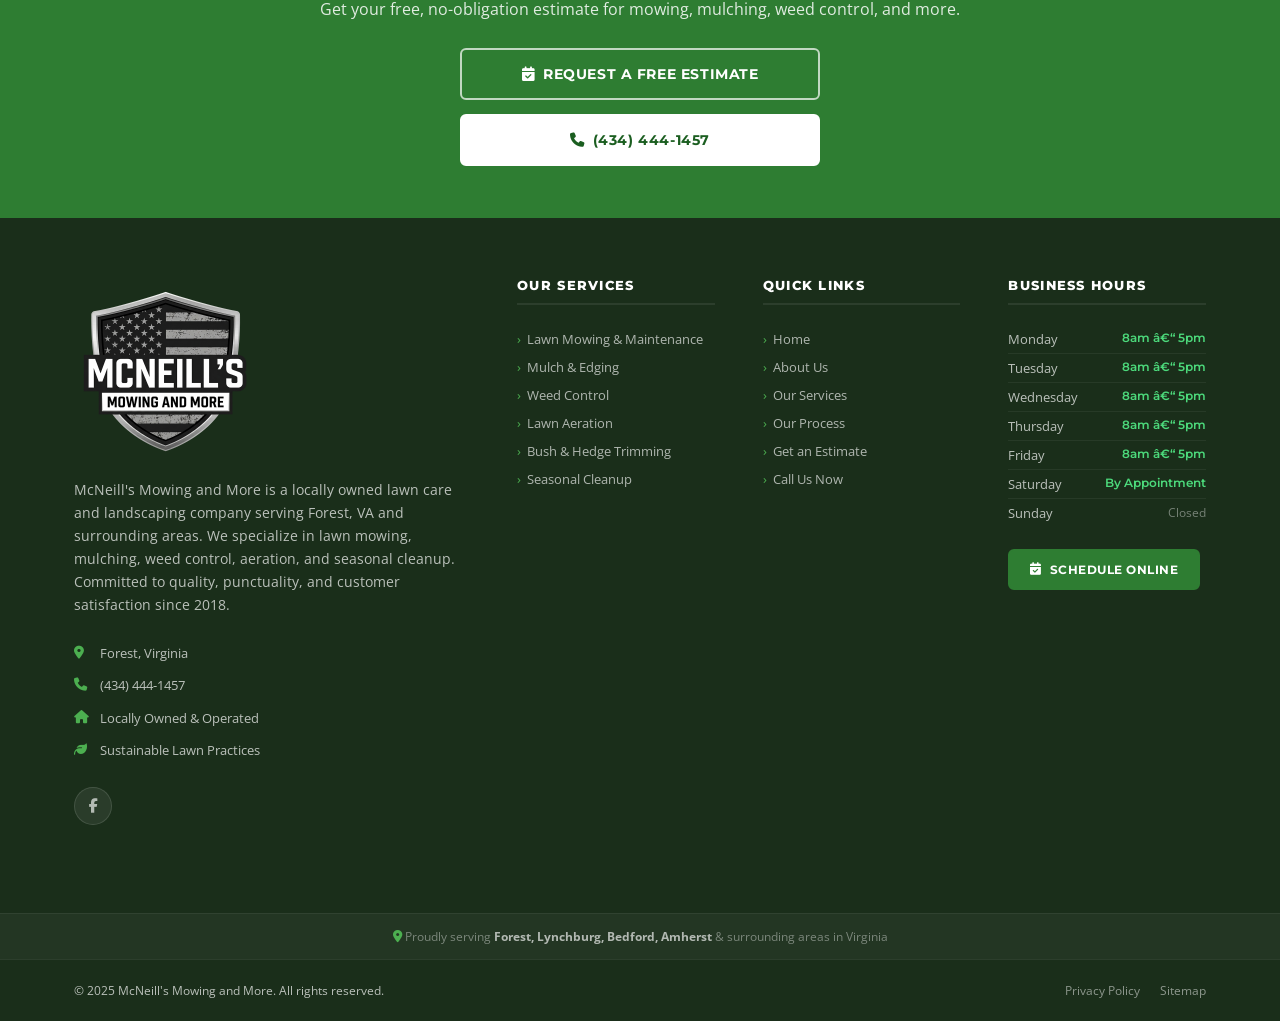
<file: spring-fall-cleanup.html>
﻿<!DOCTYPE html>
<html lang="en">
<head>
  <meta charset="UTF-8" />
  <meta name="viewport" content="width=device-width, initial-scale=1.0" />
  <title>Seasonal Cleanup | McNeill's Mowing and More | Forest, VA</title>
  <meta name="description" content="Comprehensive spring and fall lawn cleanup in Forest, VA. Leaf removal, debris clearing, and full property maintenance to keep your landscape thriving. Free estimates." />

  <link rel="preconnect" href="https://fonts.googleapis.com" />
  <link rel="preconnect" href="https://fonts.gstatic.com" crossorigin />
  <link href="https://fonts.googleapis.com/css2?family=Montserrat:wght@400;500;600;700;800;900&family=Open+Sans:wght@400;500;600&display=swap" rel="stylesheet" />
  <link rel="stylesheet" href="https://cdnjs.cloudflare.com/ajax/libs/font-awesome/6.5.0/css/all.min.css" />
  <link rel="stylesheet" href="styles.css" />
</head>
<body>

<nav class="navbar" role="navigation" aria-label="Main navigation">
  <div class="nav-inner">
    <a href="index.html" aria-label="McNeill's Mowing and More Home">
      <img src="Mason Assets/mclogo.png" alt="McNeill's Mowing and More Logo" class="nav-logo" />
    </a>
    <ul class="nav-links" role="list">
      <li><a href="index.html">Home</a></li>
      <li>
        <a href="index.html#services">Our Services <i class="fa-solid fa-chevron-down"></i></a>
        <ul class="dropdown" role="list">
          <li><a href="precision-mowing.html"><i class="fa-solid fa-tractor"></i>Lawn Mowing</a></li>
          <li><a href="mulch-bed-installation.html"><i class="fa-solid fa-leaf"></i>Mulch &amp; Edging</a></li>
          <li><a href="weed-control.html"><i class="fa-solid fa-seedling"></i>Weed Control</a></li>
          <li><a href="lawn-aeration.html"><i class="fa-solid fa-circle-dot"></i>Lawn Aeration</a></li>
          <li><a href="bush-hedge-trimming.html"><i class="fa-solid fa-scissors"></i>Bush &amp; Hedge Trimming</a></li>
          <li><a href="spring-fall-cleanup.html"><i class="fa-solid fa-broom"></i>Seasonal Cleanup</a></li>
        </ul>
      </li>
      <li><a href="index.html#about">About Us</a></li>
      <li><a href="index.html#process">Our Process</a></li>
    </ul>
    <span class="nav-phone"><i class="fa-solid fa-phone"></i> (434) 444-1457</span>
    <div class="nav-cta">
      <a href="index.html#contact" class="btn btn-green">Get Free Estimate</a>
    </div>
    <button class="hamburger" id="hamburgerBtn" aria-label="Open menu" aria-expanded="false">
      <span></span><span></span><span></span>
    </button>
  </div>
</nav>

<div class="mobile-menu" id="mobileMenu" role="dialog" aria-modal="true" aria-label="Mobile navigation">
  <div class="mobile-menu-header">
    <span style="font-family:'Montserrat',sans-serif;font-weight:900;color:#fff;font-size:1.1rem;">McNeill's Mowing and More</span>
    <button class="mobile-close" id="mobileClose" aria-label="Close menu"><i class="fa-solid fa-xmark"></i></button>
  </div>
  <ul class="mobile-links">
    <li><a href="index.html">Home</a></li>
    <li>
      <a href="index.html#services">Our Services</a>
      <ul class="mobile-sub">
        <li><a href="precision-mowing.html"><i class="fa-solid fa-tractor"></i>Lawn Mowing</a></li>
        <li><a href="mulch-bed-installation.html"><i class="fa-solid fa-leaf"></i>Mulch &amp; Edging</a></li>
        <li><a href="weed-control.html"><i class="fa-solid fa-seedling"></i>Weed Control</a></li>
        <li><a href="lawn-aeration.html"><i class="fa-solid fa-circle-dot"></i>Lawn Aeration</a></li>
        <li><a href="bush-hedge-trimming.html"><i class="fa-solid fa-scissors"></i>Bush &amp; Hedge Trimming</a></li>
        <li><a href="spring-fall-cleanup.html"><i class="fa-solid fa-broom"></i>Seasonal Cleanup</a></li>
      </ul>
    </li>
    <li><a href="index.html#about">About Us</a></li>
    <li><a href="index.html#process">Our Process</a></li>
  </ul>
  <div class="mobile-cta">
    <a href="tel:+14344441457" class="btn btn-outline" style="justify-content:center;"><i class="fa-solid fa-phone"></i>(434) 444-1457</a>
    <a href="index.html#contact" class="btn btn-green" style="justify-content:center;">Get Free Estimate</a>
  </div>
</div>

<section class="service-page-hero" style="background-image: url('Mason Assets/cleaning.webp');" aria-labelledby="service-hero-heading">
  <div class="container">
    <nav class="breadcrumb" aria-label="Breadcrumb">
      <a href="index.html">Home</a>
      <i class="fa-solid fa-chevron-right"></i>
      <a href="index.html#services">Services</a>
      <i class="fa-solid fa-chevron-right"></i>
      <span>Seasonal Cleanup</span>
    </nav>
    <h1 id="service-hero-heading">Spring &amp; Fall Cleanup<br>in Forest, VA</h1>
    <p class="hero-sub">Thorough seasonal cleanup leaf removal, yard waste hauling, and full property maintenance to keep your landscape healthy and thriving year-round.</p>
    <div class="hero-btns">
      <a href="index.html#contact" class="btn btn-green"><i class="fa-solid fa-calendar-check"></i>Get Your Free Estimate</a>
      <a href="tel:+14344441457" class="btn btn-outline"><i class="fa-solid fa-phone"></i>(434) 444-1457</a>
    </div>
  </div>
</section>

<section class="service-detail">
  <div class="container">

    <div class="service-detail-content">
<p>Proper spring and fall cleanup eliminates debris, enhances soil health, and promotes healthy turf growth. McNeill's Mowing and More provides thorough cleanup services including leaf removal, yard waste hauling, and landscape restoration to keep your outdoor spaces in peak condition year-round.</p>
      <p>Seasonal transitions take a toll on your property. Our comprehensive cleanup service removes what's been left behind fallen leaves, dead growth, winter debris while preparing your lawn and beds for the season ahead. A healthy landscape starts with a clean slate.</p>

      <p class="service-features-title">What's Included in Our Seasonal Cleanup</p>
      <ul class="service-features-list">
        <li><strong>Comprehensive Debris Removal</strong> Thorough clearing of leaves, branches, dead plants, and organic waste from all areas of your property.</li>
        <li><strong>Lawn Care &amp; Revitalization</strong> Addressing seasonal wear and preparing turf and beds for strong, healthy growth ahead.</li>
        <li><strong>Drainage Optimization</strong> Clearing drainage paths and preventing water accumulation that can damage turf and foundations.</li>
        <li><strong>Landscape Restoration</strong> Addressing seasonal damage and revitalizing beds and borders for a rejuvenated appearance.</li>
        <li><strong>Eco-Friendly Waste Disposal</strong> Responsible removal and recycling of yard waste in an environmentally conscious manner.</li>
      </ul>
    </div>

    <aside class="service-sidebar-card">
      <h3>Ready to Get Started?</h3>
      <p>Get your free, no-obligation estimate today. We serve Forest, Lynchburg, Bedford, Amherst, and surrounding areas.</p>
      <ul class="service-sidebar-list">
        <li><i class="fa-solid fa-house"></i>Locally Owned &amp; Operated</li>
        <li><i class="fa-solid fa-star"></i>8+ Years Experience</li>
        <li><i class="fa-solid fa-tractor"></i>Modern Equipment</li>
        <li><i class="fa-solid fa-tag"></i>Free Estimates</li>
        <li><i class="fa-solid fa-check-circle"></i>Reliable &amp; Punctual</li>
      </ul>
      <a href="index.html#contact" class="btn btn-green" style="width:100%;justify-content:center;margin-bottom:10px;"><i class="fa-solid fa-calendar-check"></i>Get Free Estimate</a>
      <hr class="service-sidebar-divider" />
      <a href="tel:+14344441457" class="btn" style="width:100%;justify-content:center;background:rgba(255,255,255,0.07);color:rgba(255,255,255,0.75);border-color:rgba(255,255,255,0.15);font-size:0.82rem;"><i class="fa-solid fa-phone"></i>(434) 444-1457</a>
    </aside>

  </div>
</section>

<footer>

  <div class="footer-cta">
    <div class="container">
      <h2>Ready to Transform Your Lawn?</h2>
      <p>Get your free, no-obligation estimate for mowing, mulching, weed control, and more.</p>
      <div style="display:flex;flex-direction:column;gap:14px;align-items:center;">
        <a href="index.html#contact" class="btn btn-outline" style="font-size:0.9rem;padding:15px 32px;width:360px;justify-content:center;">
          <i class="fa-solid fa-calendar-check"></i>Request a Free Estimate
        </a>
        <a href="tel:+14344441457" class="btn" style="background:#fff;color:var(--green-dark);border-color:#fff;font-size:0.9rem;padding:15px 32px;width:360px;justify-content:center;font-family:'Montserrat',sans-serif;font-weight:700;letter-spacing:0.04em;">
          <i class="fa-solid fa-phone"></i>(434) 444-1457
        </a>
      </div>
    </div>
  </div>

  <div class="footer-main">
    <div class="container">
      <div class="footer-grid">

        <div>
          <img src="Mason Assets/mclogo.png" alt="McNeill's Mowing and More Logo" class="footer-logo" />
          <p class="footer-about">McNeill's Mowing and More is a locally owned lawn care and landscaping company serving Forest, VA and surrounding areas. We specialize in lawn mowing, mulching, weed control, aeration, and seasonal cleanup. Committed to quality, punctuality, and customer satisfaction since 2018.</p>
          <ul class="footer-contact-list">
            <li><i class="fa-solid fa-location-dot"></i><span>Forest, Virginia</span></li>
            <li><i class="fa-solid fa-phone"></i><a href="tel:+14344441457">(434) 444-1457</a></li>
            <li><i class="fa-solid fa-house"></i><span>Locally Owned &amp; Operated</span></li>
            <li><i class="fa-solid fa-leaf"></i><span>Sustainable Lawn Practices</span></li>
          </ul>
          <div class="footer-social" aria-label="Social media links">
            <a href="https://www.facebook.com/p/McNeills-Mowing-and-More-100053635066376/" class="social-btn" aria-label="Facebook" target="_blank" rel="noopener"><i class="fa-brands fa-facebook-f"></i></a>
          </div>
        </div>

        <div class="footer-col">
          <h5>Our Services</h5>
          <ul class="footer-links">
            <li><a href="precision-mowing.html">Lawn Mowing &amp; Maintenance</a></li>
            <li><a href="mulch-bed-installation.html">Mulch &amp; Edging</a></li>
            <li><a href="weed-control.html">Weed Control</a></li>
            <li><a href="lawn-aeration.html">Lawn Aeration</a></li>
            <li><a href="bush-hedge-trimming.html">Bush &amp; Hedge Trimming</a></li>
            <li><a href="spring-fall-cleanup.html">Seasonal Cleanup</a></li>
          </ul>
        </div>

        <div class="footer-col">
          <h5>Quick Links</h5>
          <ul class="footer-links">
            <li><a href="index.html">Home</a></li>
            <li><a href="index.html#about">About Us</a></li>
            <li><a href="index.html#services">Our Services</a></li>
            <li><a href="index.html#process">Our Process</a></li>
            <li><a href="index.html#contact">Get an Estimate</a></li>
            <li><a href="tel:+14344441457">Call Us Now</a></li>
          </ul>
        </div>

        <div class="footer-col">
          <h5>Business Hours</h5>
          <div class="footer-hours">
            <div class="day-row"><span>Monday</span><span class="open">8am â€“ 5pm</span></div>
            <div class="day-row"><span>Tuesday</span><span class="open">8am â€“ 5pm</span></div>
            <div class="day-row"><span>Wednesday</span><span class="open">8am â€“ 5pm</span></div>
            <div class="day-row"><span>Thursday</span><span class="open">8am â€“ 5pm</span></div>
            <div class="day-row"><span>Friday</span><span class="open">8am â€“ 5pm</span></div>
            <div class="day-row"><span>Saturday</span><span class="open">By Appointment</span></div>
            <div class="day-row"><span>Sunday</span><span class="closed">Closed</span></div>
          </div>
          <br/>
          <a href="index.html#contact" class="btn btn-green" style="font-size:0.78rem;padding:11px 20px;">
            <i class="fa-solid fa-calendar-check"></i>Schedule Online
          </a>
        </div>

      </div>
    </div>
  </div>

  <div class="footer-service-area">
    <i class="fa-solid fa-location-dot"></i>
    Proudly serving <strong style="color:rgba(255,255,255,0.65);">Forest, Lynchburg, Bedford, Amherst</strong> &amp; surrounding areas in Virginia
  </div>

  <div class="footer-bottom">
    <div class="container">
      <span>&copy; 2025 McNeill's Mowing and More. All rights reserved.</span>
      <div class="footer-bottom-links">
        <a href="#">Privacy Policy</a>
        <a href="#">Sitemap</a>
      </div>
    </div>
  </div>

</footer>


<script>
  document.addEventListener('DOMContentLoaded', () => {
    const hamburger = document.getElementById('hamburgerBtn');
    const mobileMenu = document.getElementById('mobileMenu');
    const mobileClose = document.getElementById('mobileClose');

    hamburger.addEventListener('click', () => {
      mobileMenu.classList.add('open');
      hamburger.setAttribute('aria-expanded', 'true');
      document.body.style.overflow = 'hidden';
    });

    function closeMobileMenu() {
      mobileMenu.classList.remove('open');
      hamburger.setAttribute('aria-expanded', 'false');
      document.body.style.overflow = '';
    }

    mobileClose.addEventListener('click', closeMobileMenu);
    mobileMenu.querySelectorAll('a').forEach(link => link.addEventListener('click', closeMobileMenu));
    document.addEventListener('keydown', e => { if (e.key === 'Escape') closeMobileMenu(); });

    const navbar = document.querySelector('.navbar');
    window.addEventListener('scroll', () => {
      navbar.style.boxShadow = window.scrollY > 10
        ? '0 4px 20px rgba(0,0,0,0.15)'
        : '0 2px 12px rgba(0,0,0,0.10)';
    });
  });
</script>

</body>
</html>
</file>
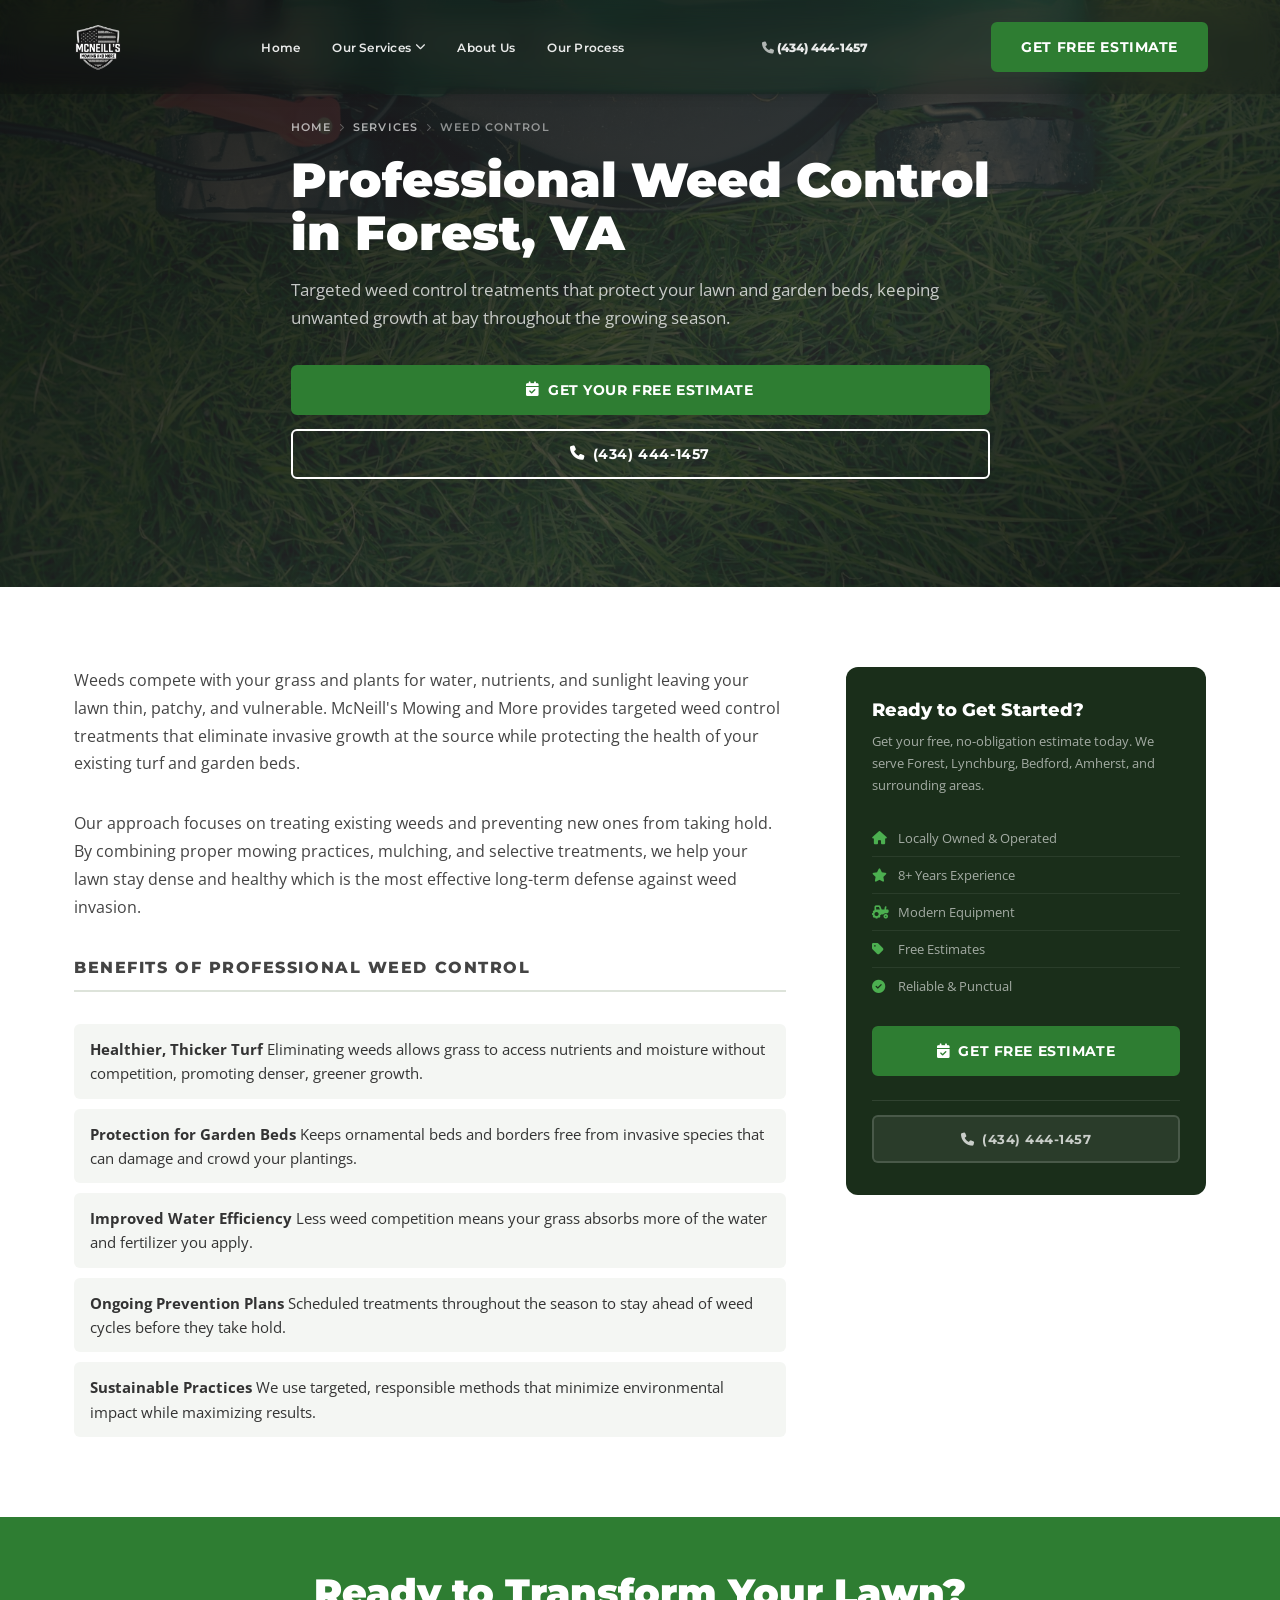
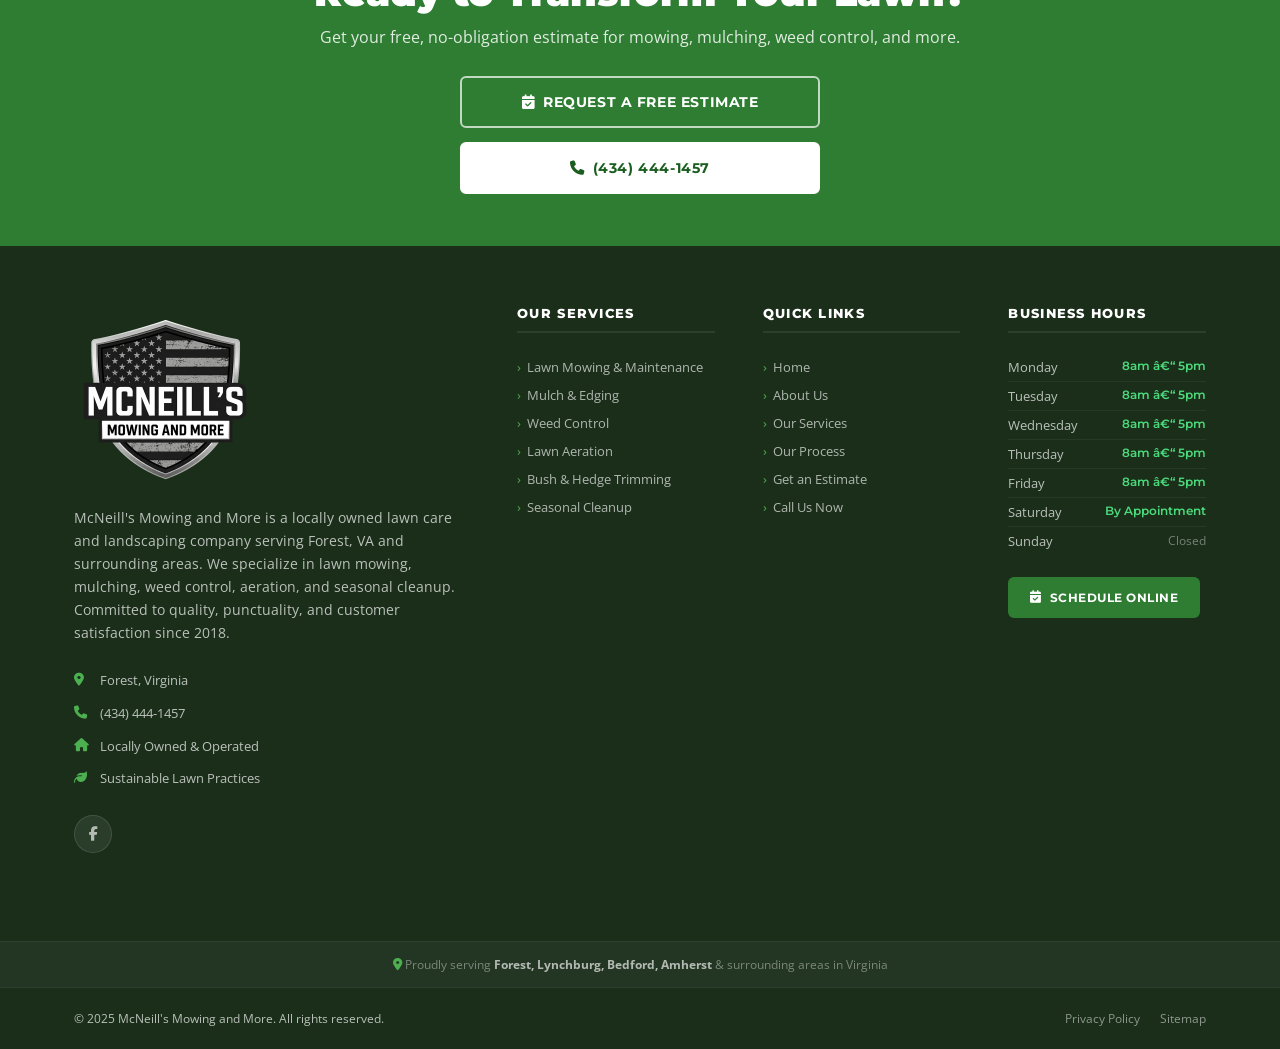
<file: weed-control.html>
﻿<!DOCTYPE html>
<html lang="en">
<head>
  <meta charset="UTF-8" />
  <meta name="viewport" content="width=device-width, initial-scale=1.0" />
  <title>Weed Control | McNeill's Mowing and More | Forest, VA</title>
  <meta name="description" content="Professional weed control services in Forest, VA. Targeted treatments that protect your lawn and garden beds all growing season. Free estimates." />

  <link rel="preconnect" href="https://fonts.googleapis.com" />
  <link rel="preconnect" href="https://fonts.gstatic.com" crossorigin />
  <link href="https://fonts.googleapis.com/css2?family=Montserrat:wght@400;500;600;700;800;900&family=Open+Sans:wght@400;500;600&display=swap" rel="stylesheet" />
  <link rel="stylesheet" href="https://cdnjs.cloudflare.com/ajax/libs/font-awesome/6.5.0/css/all.min.css" />
  <link rel="stylesheet" href="styles.css" />
</head>
<body>

<nav class="navbar" role="navigation" aria-label="Main navigation">
  <div class="nav-inner">
    <a href="index.html" aria-label="McNeill's Mowing and More Home">
      <img src="Mason Assets/mclogo.png" alt="McNeill's Mowing and More Logo" class="nav-logo" />
    </a>
    <ul class="nav-links" role="list">
      <li><a href="index.html">Home</a></li>
      <li>
        <a href="index.html#services">Our Services <i class="fa-solid fa-chevron-down"></i></a>
        <ul class="dropdown" role="list">
          <li><a href="precision-mowing.html"><i class="fa-solid fa-tractor"></i>Lawn Mowing</a></li>
          <li><a href="mulch-bed-installation.html"><i class="fa-solid fa-leaf"></i>Mulch &amp; Edging</a></li>
          <li><a href="weed-control.html"><i class="fa-solid fa-seedling"></i>Weed Control</a></li>
          <li><a href="lawn-aeration.html"><i class="fa-solid fa-circle-dot"></i>Lawn Aeration</a></li>
          <li><a href="bush-hedge-trimming.html"><i class="fa-solid fa-scissors"></i>Bush &amp; Hedge Trimming</a></li>
          <li><a href="spring-fall-cleanup.html"><i class="fa-solid fa-broom"></i>Seasonal Cleanup</a></li>
        </ul>
      </li>
      <li><a href="index.html#about">About Us</a></li>
      <li><a href="index.html#process">Our Process</a></li>
    </ul>
    <span class="nav-phone"><i class="fa-solid fa-phone"></i> (434) 444-1457</span>
    <div class="nav-cta">
      <a href="index.html#contact" class="btn btn-green">Get Free Estimate</a>
    </div>
    <button class="hamburger" id="hamburgerBtn" aria-label="Open menu" aria-expanded="false">
      <span></span><span></span><span></span>
    </button>
  </div>
</nav>

<div class="mobile-menu" id="mobileMenu" role="dialog" aria-modal="true" aria-label="Mobile navigation">
  <div class="mobile-menu-header">
    <span style="font-family:'Montserrat',sans-serif;font-weight:900;color:#fff;font-size:1.1rem;">McNeill's Mowing and More</span>
    <button class="mobile-close" id="mobileClose" aria-label="Close menu"><i class="fa-solid fa-xmark"></i></button>
  </div>
  <ul class="mobile-links">
    <li><a href="index.html">Home</a></li>
    <li>
      <a href="index.html#services">Our Services</a>
      <ul class="mobile-sub">
        <li><a href="precision-mowing.html"><i class="fa-solid fa-tractor"></i>Lawn Mowing</a></li>
        <li><a href="mulch-bed-installation.html"><i class="fa-solid fa-leaf"></i>Mulch &amp; Edging</a></li>
        <li><a href="weed-control.html"><i class="fa-solid fa-seedling"></i>Weed Control</a></li>
        <li><a href="lawn-aeration.html"><i class="fa-solid fa-circle-dot"></i>Lawn Aeration</a></li>
        <li><a href="bush-hedge-trimming.html"><i class="fa-solid fa-scissors"></i>Bush &amp; Hedge Trimming</a></li>
        <li><a href="spring-fall-cleanup.html"><i class="fa-solid fa-broom"></i>Seasonal Cleanup</a></li>
      </ul>
    </li>
    <li><a href="index.html#about">About Us</a></li>
    <li><a href="index.html#process">Our Process</a></li>
  </ul>
  <div class="mobile-cta">
    <a href="tel:+14344441457" class="btn btn-outline" style="justify-content:center;"><i class="fa-solid fa-phone"></i>(434) 444-1457</a>
    <a href="index.html#contact" class="btn btn-green" style="justify-content:center;">Get Free Estimate</a>
  </div>
</div>

<section class="service-page-hero" style="background-image: url('Mason Assets/mowing.avif');" aria-labelledby="service-hero-heading">
  <div class="container">
    <nav class="breadcrumb" aria-label="Breadcrumb">
      <a href="index.html">Home</a>
      <i class="fa-solid fa-chevron-right"></i>
      <a href="index.html#services">Services</a>
      <i class="fa-solid fa-chevron-right"></i>
      <span>Weed Control</span>
    </nav>
    <h1 id="service-hero-heading">Professional Weed Control<br>in Forest, VA</h1>
    <p class="hero-sub">Targeted weed control treatments that protect your lawn and garden beds, keeping unwanted growth at bay throughout the growing season.</p>
    <div class="hero-btns">
      <a href="index.html#contact" class="btn btn-green"><i class="fa-solid fa-calendar-check"></i>Get Your Free Estimate</a>
      <a href="tel:+14344441457" class="btn btn-outline"><i class="fa-solid fa-phone"></i>(434) 444-1457</a>
    </div>
  </div>
</section>

<section class="service-detail">
  <div class="container">

    <div class="service-detail-content">
<p>Weeds compete with your grass and plants for water, nutrients, and sunlight leaving your lawn thin, patchy, and vulnerable. McNeill's Mowing and More provides targeted weed control treatments that eliminate invasive growth at the source while protecting the health of your existing turf and garden beds.</p>
      <p>Our approach focuses on treating existing weeds and preventing new ones from taking hold. By combining proper mowing practices, mulching, and selective treatments, we help your lawn stay dense and healthy which is the most effective long-term defense against weed invasion.</p>

      <p class="service-features-title">Benefits of Professional Weed Control</p>
      <ul class="service-features-list">
        <li><strong>Healthier, Thicker Turf</strong> Eliminating weeds allows grass to access nutrients and moisture without competition, promoting denser, greener growth.</li>
        <li><strong>Protection for Garden Beds</strong> Keeps ornamental beds and borders free from invasive species that can damage and crowd your plantings.</li>
        <li><strong>Improved Water Efficiency</strong> Less weed competition means your grass absorbs more of the water and fertilizer you apply.</li>
        <li><strong>Ongoing Prevention Plans</strong> Scheduled treatments throughout the season to stay ahead of weed cycles before they take hold.</li>
        <li><strong>Sustainable Practices</strong> We use targeted, responsible methods that minimize environmental impact while maximizing results.</li>
      </ul>
    </div>

    <aside class="service-sidebar-card">
      <h3>Ready to Get Started?</h3>
      <p>Get your free, no-obligation estimate today. We serve Forest, Lynchburg, Bedford, Amherst, and surrounding areas.</p>
      <ul class="service-sidebar-list">
        <li><i class="fa-solid fa-house"></i>Locally Owned &amp; Operated</li>
        <li><i class="fa-solid fa-star"></i>8+ Years Experience</li>
        <li><i class="fa-solid fa-tractor"></i>Modern Equipment</li>
        <li><i class="fa-solid fa-tag"></i>Free Estimates</li>
        <li><i class="fa-solid fa-check-circle"></i>Reliable &amp; Punctual</li>
      </ul>
      <a href="index.html#contact" class="btn btn-green" style="width:100%;justify-content:center;margin-bottom:10px;"><i class="fa-solid fa-calendar-check"></i>Get Free Estimate</a>
      <hr class="service-sidebar-divider" />
      <a href="tel:+14344441457" class="btn" style="width:100%;justify-content:center;background:rgba(255,255,255,0.07);color:rgba(255,255,255,0.75);border-color:rgba(255,255,255,0.15);font-size:0.82rem;"><i class="fa-solid fa-phone"></i>(434) 444-1457</a>
    </aside>

  </div>
</section>

<footer>

  <div class="footer-cta">
    <div class="container">
      <h2>Ready to Transform Your Lawn?</h2>
      <p>Get your free, no-obligation estimate for mowing, mulching, weed control, and more.</p>
      <div style="display:flex;flex-direction:column;gap:14px;align-items:center;">
        <a href="index.html#contact" class="btn btn-outline" style="font-size:0.9rem;padding:15px 32px;width:360px;justify-content:center;">
          <i class="fa-solid fa-calendar-check"></i>Request a Free Estimate
        </a>
        <a href="tel:+14344441457" class="btn" style="background:#fff;color:var(--green-dark);border-color:#fff;font-size:0.9rem;padding:15px 32px;width:360px;justify-content:center;font-family:'Montserrat',sans-serif;font-weight:700;letter-spacing:0.04em;">
          <i class="fa-solid fa-phone"></i>(434) 444-1457
        </a>
      </div>
    </div>
  </div>

  <div class="footer-main">
    <div class="container">
      <div class="footer-grid">

        <div>
          <img src="Mason Assets/mclogo.png" alt="McNeill's Mowing and More Logo" class="footer-logo" />
          <p class="footer-about">McNeill's Mowing and More is a locally owned lawn care and landscaping company serving Forest, VA and surrounding areas. We specialize in lawn mowing, mulching, weed control, aeration, and seasonal cleanup. Committed to quality, punctuality, and customer satisfaction since 2018.</p>
          <ul class="footer-contact-list">
            <li><i class="fa-solid fa-location-dot"></i><span>Forest, Virginia</span></li>
            <li><i class="fa-solid fa-phone"></i><a href="tel:+14344441457">(434) 444-1457</a></li>
            <li><i class="fa-solid fa-house"></i><span>Locally Owned &amp; Operated</span></li>
            <li><i class="fa-solid fa-leaf"></i><span>Sustainable Lawn Practices</span></li>
          </ul>
          <div class="footer-social" aria-label="Social media links">
            <a href="https://www.facebook.com/p/McNeills-Mowing-and-More-100053635066376/" class="social-btn" aria-label="Facebook" target="_blank" rel="noopener"><i class="fa-brands fa-facebook-f"></i></a>
          </div>
        </div>

        <div class="footer-col">
          <h5>Our Services</h5>
          <ul class="footer-links">
            <li><a href="precision-mowing.html">Lawn Mowing &amp; Maintenance</a></li>
            <li><a href="mulch-bed-installation.html">Mulch &amp; Edging</a></li>
            <li><a href="weed-control.html">Weed Control</a></li>
            <li><a href="lawn-aeration.html">Lawn Aeration</a></li>
            <li><a href="bush-hedge-trimming.html">Bush &amp; Hedge Trimming</a></li>
            <li><a href="spring-fall-cleanup.html">Seasonal Cleanup</a></li>
          </ul>
        </div>

        <div class="footer-col">
          <h5>Quick Links</h5>
          <ul class="footer-links">
            <li><a href="index.html">Home</a></li>
            <li><a href="index.html#about">About Us</a></li>
            <li><a href="index.html#services">Our Services</a></li>
            <li><a href="index.html#process">Our Process</a></li>
            <li><a href="index.html#contact">Get an Estimate</a></li>
            <li><a href="tel:+14344441457">Call Us Now</a></li>
          </ul>
        </div>

        <div class="footer-col">
          <h5>Business Hours</h5>
          <div class="footer-hours">
            <div class="day-row"><span>Monday</span><span class="open">8am â€“ 5pm</span></div>
            <div class="day-row"><span>Tuesday</span><span class="open">8am â€“ 5pm</span></div>
            <div class="day-row"><span>Wednesday</span><span class="open">8am â€“ 5pm</span></div>
            <div class="day-row"><span>Thursday</span><span class="open">8am â€“ 5pm</span></div>
            <div class="day-row"><span>Friday</span><span class="open">8am â€“ 5pm</span></div>
            <div class="day-row"><span>Saturday</span><span class="open">By Appointment</span></div>
            <div class="day-row"><span>Sunday</span><span class="closed">Closed</span></div>
          </div>
          <br/>
          <a href="index.html#contact" class="btn btn-green" style="font-size:0.78rem;padding:11px 20px;">
            <i class="fa-solid fa-calendar-check"></i>Schedule Online
          </a>
        </div>

      </div>
    </div>
  </div>

  <div class="footer-service-area">
    <i class="fa-solid fa-location-dot"></i>
    Proudly serving <strong style="color:rgba(255,255,255,0.65);">Forest, Lynchburg, Bedford, Amherst</strong> &amp; surrounding areas in Virginia
  </div>

  <div class="footer-bottom">
    <div class="container">
      <span>&copy; 2025 McNeill's Mowing and More. All rights reserved.</span>
      <div class="footer-bottom-links">
        <a href="#">Privacy Policy</a>
        <a href="#">Sitemap</a>
      </div>
    </div>
  </div>

</footer>


<script>
  document.addEventListener('DOMContentLoaded', () => {
    const hamburger = document.getElementById('hamburgerBtn');
    const mobileMenu = document.getElementById('mobileMenu');
    const mobileClose = document.getElementById('mobileClose');

    hamburger.addEventListener('click', () => {
      mobileMenu.classList.add('open');
      hamburger.setAttribute('aria-expanded', 'true');
      document.body.style.overflow = 'hidden';
    });

    function closeMobileMenu() {
      mobileMenu.classList.remove('open');
      hamburger.setAttribute('aria-expanded', 'false');
      document.body.style.overflow = '';
    }

    mobileClose.addEventListener('click', closeMobileMenu);
    mobileMenu.querySelectorAll('a').forEach(link => link.addEventListener('click', closeMobileMenu));
    document.addEventListener('keydown', e => { if (e.key === 'Escape') closeMobileMenu(); });

    const navbar = document.querySelector('.navbar');
    window.addEventListener('scroll', () => {
      navbar.style.boxShadow = window.scrollY > 10
        ? '0 4px 20px rgba(0,0,0,0.15)'
        : '0 2px 12px rgba(0,0,0,0.10)';
    });
  });
</script>

</body>
</html>
</file>
<file: styles.css>
/* ═══════════════════════════════════════════════════════════════
   styles.css — Shared base styles for all pages
   (reset, CSS variables, navigation, footer, utilities, animations)
   ═══════════════════════════════════════════════════════════════ */

/* ─── CSS Variables ─────────────────────────────────────────── */
:root {
  --green:      #2e7d32;
  --green-dark: #1b5e20;
  --green-light:#4caf50;
  --navy:       #1a2e1a;
  --navy-mid:   #243524;
  --gold:       #f9a825;
  --gray-bg:    #f4f6f3;
  --gray-mid:   #dde3da;
  --gray-text:  #666;
  --white:      #ffffff;
  --radius:     6px;
  --shadow:     0 4px 24px rgba(0,0,0,0.10);
  --transition: all 0.25s ease;
}

/* ─── Reset & Base ────────────────────────────────────────────── */
*, *::before, *::after { box-sizing: border-box; margin: 0; padding: 0; }
html { scroll-behavior: smooth; }
body {
  font-family: 'Open Sans', sans-serif;
  color: #1a1a1a;
  background: #fff;
  overflow-x: hidden;
}
img { max-width: 100%; display: block; }
a { text-decoration: none; color: inherit; }

/* ─── Utilities ──────────────────────────────────────────────── */
.container        { max-width: 1180px; margin: 0 auto; padding: 0 24px; }
.container--wide  { max-width: 1180px; margin: 0 auto; padding: 0 24px; }
.container--narrow{ max-width: 960px;  margin: 0 auto; padding: 0 24px; }

.btn {
  display: inline-flex; align-items: center; gap: 8px;
  padding: 14px 28px; border-radius: var(--radius);
  font-family: 'Montserrat', sans-serif; font-weight: 700;
  font-size: 0.9rem; letter-spacing: 0.04em; text-transform: uppercase;
  cursor: pointer; transition: var(--transition); border: 2px solid transparent; white-space: nowrap;
}
.btn-green { background: var(--green); color: #fff; border-color: var(--green); }
.btn-green:hover { background: var(--green-dark); border-color: var(--green-dark); transform: translateY(-2px); box-shadow: 0 6px 20px rgba(46,125,50,0.35); }
.btn-outline { background: transparent; color: #fff; border-color: #fff; }
.btn-outline:hover { background: #fff; color: var(--navy); transform: translateY(-2px); }
.btn-navy { background: var(--navy); color: #fff; border-color: var(--navy); }
.btn-navy:hover { background: var(--navy-mid); transform: translateY(-2px); box-shadow: var(--shadow); }
.btn-outline-navy { background: transparent; color: var(--navy); border-color: var(--navy); }
.btn-outline-navy:hover { background: var(--navy); color: #fff; }

.section-label {
  font-family: 'Montserrat', sans-serif; font-weight: 700;
  font-size: 0.75rem; letter-spacing: 0.15em; text-transform: uppercase;
  color: var(--green); margin-bottom: 10px;
}
.section-title {
  font-family: 'Montserrat', sans-serif; font-weight: 800;
  font-size: clamp(1.6rem, 3vw, 2.4rem); line-height: 1.2; color: var(--navy);
  margin-bottom: 18px;
}
.section-title span { color: var(--green); }
.section-sub { color: var(--gray-text); font-size: 1rem; line-height: 1.7; max-width: 560px; }

/* ─── Navigation ───────────────────────────────────────────────── */
.navbar {
  background: rgba(0, 0, 0, 0.18);
  backdrop-filter: blur(12px);
  -webkit-backdrop-filter: blur(12px);
  position: fixed; top: 0; left: 0; right: 0; z-index: 1000;
  padding: 14px 20px;
  box-shadow: none;
  transition: background 0.35s ease, box-shadow 0.35s ease, padding 0.35s ease, backdrop-filter 0.35s ease;
}
.navbar.scrolled {
  background: #fff;
  backdrop-filter: none;
  -webkit-backdrop-filter: none;
  box-shadow: 0 2px 12px rgba(0,0,0,0.10);
  padding: 0;
}
.navbar:not(.scrolled) .nav-links > li > a { color: rgba(255,255,255,0.90); }
.navbar:not(.scrolled) .nav-links > li > a:hover { color: #fff; background: rgba(255,255,255,0.10); }
.navbar:not(.scrolled) .nav-phone { color: rgba(255,255,255,0.90); }
.navbar:not(.scrolled) .nav-phone i { color: rgba(255,255,255,0.65); }
.navbar:not(.scrolled) .hamburger span { background: #fff; }

.nav-inner {
  display: flex; align-items: center; justify-content: space-between;
  padding: 0 22px; max-width: 1180px; margin: 0 auto; height: 66px;
  border-radius: 12px;
  transition: border-radius 0.35s ease, height 0.35s ease;
}
.navbar.scrolled .nav-inner {
  border-radius: 0;
  height: 88px;
}
.nav-logo {
  display: flex; align-items: center; gap: 10px;
  font-family: 'Montserrat', sans-serif; font-weight: 900;
  font-size: 1.1rem; color: var(--navy); line-height: 1;
  width: auto; height: 52px;
  transition: height 0.35s ease;
}
.navbar.scrolled .nav-logo { height: 72px; }
.nav-logo .logo-icon {
  width: 34px; height: 34px; background: var(--green);
  border-radius: 4px; display: flex; align-items: center; justify-content: center;
  color: #fff; font-size: 1rem;
}
.nav-logo span.sub {
  display: block; font-size: 0.55rem; font-weight: 600;
  color: var(--gray-text); letter-spacing: 0.1em; text-transform: uppercase;
}

.nav-links { display: flex; align-items: center; gap: 4px; list-style: none; }
.nav-links > li { position: relative; }
.nav-links > li > a {
  display: flex; align-items: center; gap: 4px;
  padding: 10px 14px; border-radius: var(--radius);
  font-family: 'Montserrat', sans-serif; font-weight: 600;
  font-size: 12px; color: var(--navy);
  transition: var(--transition); letter-spacing: 0.02em;
}
.nav-links > li > a:hover { color: var(--green); background: #f0f6f0; }
.nav-links > li > a i { font-size: 0.65rem; transition: transform 0.2s; }
.nav-links > li:hover > a i { transform: rotate(180deg); }

.dropdown {
  position: absolute; top: 100%; left: 50%; transform: translateX(-50%);
  background: #fff; border-radius: var(--radius);
  box-shadow: 0 8px 32px rgba(0,0,0,0.14);
  min-width: 220px; opacity: 0; visibility: hidden;
  transition: all 0.2s ease; pointer-events: none;
  border-top: 3px solid var(--green);
}
.nav-links > li:hover .dropdown { opacity: 1; visibility: visible; pointer-events: all; transform: translateX(-50%) translateY(0); }
.dropdown a {
  display: flex; align-items: center; gap: 10px;
  padding: 12px 18px; font-family: 'Montserrat', sans-serif;
  font-size: 0.82rem; font-weight: 600; color: var(--navy);
  transition: var(--transition);
}
.dropdown a:hover { background: #f0f6f0; color: var(--green); padding-left: 24px; }
.dropdown a i { color: var(--green); width: 16px; text-align: center; }
.dropdown li:not(:last-child) a { border-bottom: 1px solid var(--gray-mid); }

.nav-cta { display: flex; align-items: center; gap: 20px; }
.nav-phone { font-family: 'Montserrat', sans-serif; font-weight: 800; font-size: 0.75rem; color: var(--navy); }
.nav-phone i { color: var(--green); }

.hamburger {
  display: none; flex-direction: column; gap: 5px;
  background: none; border: none; cursor: pointer; padding: 4px;
}
.hamburger span { width: 26px; height: 2.5px; background: var(--navy); border-radius: 2px; transition: var(--transition); }

/* ─── Mobile Menu ──────────────────────────────────────────────── */
.mobile-menu {
  display: none; position: fixed; inset: 0; z-index: 2000;
  background: var(--navy); overflow-y: auto; padding: 24px;
}
.mobile-menu.open { display: block; }
.mobile-menu-header { display: flex; justify-content: space-between; align-items: center; margin-bottom: 32px; }
.mobile-close { background: none; border: none; color: #fff; font-size: 1.5rem; cursor: pointer; }
.mobile-links { list-style: none; }
.mobile-links > li { border-bottom: 1px solid rgba(255,255,255,0.08); }
.mobile-links > li > a {
  display: flex; align-items: center; justify-content: space-between;
  padding: 16px 0; color: #fff; font-family: 'Montserrat', sans-serif;
  font-weight: 700; font-size: 1rem;
}
.mobile-sub { padding-left: 16px; }
.mobile-sub a {
  display: flex; align-items: center; gap: 10px;
  padding: 12px 0; color: rgba(255,255,255,0.65);
  font-family: 'Montserrat', sans-serif; font-weight: 600; font-size: 0.9rem;
}
.mobile-sub a i { color: var(--green-light); width: 16px; }
.mobile-cta { margin-top: 28px; display: flex; flex-direction: column; gap: 12px; }

/* ─── Hero Section ─────────────────────────────────────────────── */
.hero {
  position: relative;
  min-height: 88vh;
  display: flex; align-items: center;
  overflow: hidden;
  background: #1a2e1a;
}
.hero::before {
  content: '';
  position: absolute; inset: 0; z-index: 1; pointer-events: none;
  background: linear-gradient(135deg, rgba(26,46,26,0.88) 0%, rgba(45,74,45,0.80) 60%, rgba(30,58,30,0.88) 100%);
}
.hero-video {
  position: absolute; inset: 0; z-index: 0;
  width: 100%; height: 100%;
  object-fit: cover;
}
.hero-bg-pattern {
  position: absolute; inset: 0;
  background-image:
    repeating-linear-gradient(45deg, rgba(255,255,255,0.015) 0px, rgba(255,255,255,0.015) 1px, transparent 1px, transparent 40px),
    repeating-linear-gradient(-45deg, rgba(255,255,255,0.015) 0px, rgba(255,255,255,0.015) 1px, transparent 1px, transparent 40px);
}
.hero-accent {
  position: absolute; right: 0; top: 0; bottom: 0; width: 52%;
  background:
    linear-gradient(135deg, transparent 40%, rgba(46,125,50,0.12) 100%),
    url("data:image/svg+xml,%3Csvg width='80' height='60' viewBox='0 0 80 60' xmlns='http://www.w3.org/2000/svg'%3E%3Cellipse cx='40' cy='30' rx='35' ry='24' fill='none' stroke='rgba(76,175,80,0.05)' stroke-width='1'/%3E%3C/svg%3E") repeat;
  pointer-events: none;
}
.hero-content {
  position: relative; z-index: 3;
  max-width: 1180px; margin: 0 auto; padding: 80px 24px;
  display: grid; grid-template-columns: 1fr 420px; gap: 60px; align-items: center;
}
.hero-badge {
  display: inline-flex; align-items: center; gap: 8px;
  margin-bottom: 20px;
  font-family: 'Montserrat', sans-serif; font-size: 0.72rem;
  font-weight: 600; color: rgba(255,255,255,0.8); letter-spacing: 0.1em; text-transform: uppercase;
}
.hero-badge i { color: var(--green-light); }
.hero h1 {
  font-family: 'Montserrat', sans-serif; font-weight: 900;
  font-size: clamp(2.2rem, 5vw, 3.8rem); line-height: 1.08;
  color: #fff; margin-bottom: 20px;
}
.hero h1 span { color: var(--green-light); display: block; }
.hero-sub {
  font-size: 1.1rem; color: rgba(255,255,255,0.75);
  line-height: 1.7; margin-bottom: 36px; max-width: 480px;
}
.hero-btns { display: flex; flex-direction: column; gap: 14px; margin-bottom: 44px; }
.hero-stats {
  display: flex; gap: 32px; padding-top: 32px;
  border-top: 1px solid rgba(255,255,255,0.12);
}
.hero-stat-num {
  font-family: 'Montserrat', sans-serif; font-weight: 900;
  font-size: 2rem; color: #fff; line-height: 1;
}
.hero-stat-num span { color: var(--green-light); }
.hero-stat-label { font-size: 0.78rem; color: rgba(255,255,255,0.55); margin-top: 4px; }

/* Hero Card */
.hero-card {
  background: rgba(255,255,255,0.04);
  border: 1px solid rgba(255,255,255,0.1);
  backdrop-filter: blur(12px);
  border-radius: 12px; padding: 36px 32px;
  transition: box-shadow 0.3s ease, border-color 0.3s ease;
}
.hero-card h3 {
  font-family: 'Montserrat', sans-serif; font-weight: 800;
  color: #fff; font-size: 1.15rem; margin-bottom: 6px;
}
.hero-card p { color: rgba(255,255,255,0.6); font-size: 0.85rem; margin-bottom: 24px; }
.form-group { margin-bottom: 14px; }
.form-group label {
  display: block; font-size: 0.75rem; font-weight: 600;
  color: rgba(255,255,255,0.5); margin-bottom: 6px; letter-spacing: 0.05em; text-transform: uppercase;
}
.form-group input, .form-group select, .form-group textarea {
  width: 100%; padding: 12px 16px; border-radius: var(--radius);
  border: 1px solid rgba(255,255,255,0.15); background: rgba(255,255,255,0.07);
  color: #fff; font-size: 0.9rem; font-family: 'Open Sans', sans-serif;
  transition: var(--transition); outline: none;
}
.form-group textarea { resize: vertical; min-height: 80px; }
.form-group input::placeholder, .form-group textarea::placeholder { color: rgba(255,255,255,0.35); }
.form-group select option { background: var(--navy); }
.form-group input:focus, .form-group select:focus, .form-group textarea:focus {
  border-color: var(--green-light); background: rgba(255,255,255,0.1);
}
.form-row { display: grid; grid-template-columns: 1fr 1fr; gap: 12px; }
.hero-card .btn { width: 100%; justify-content: center; font-size: 0.85rem; padding: 14px; }
.form-note { font-size: 0.72rem; color: rgba(255,255,255,0.4); text-align: center; margin-top: 10px; }
.form-note i { color: var(--green-light); }

/* ─── Trust Bar ──────────────────────────────────────────────── */
.trust-bar {
  background: var(--gray-bg);
  border-bottom: 1px solid var(--gray-mid);
  padding: 18px 0;
}
.trust-bar .container {
  display: flex; align-items: center; justify-content: center;
  gap: 40px; flex-wrap: wrap;
}
.trust-item {
  display: flex; align-items: center; gap: 10px;
  font-family: 'Montserrat', sans-serif; font-weight: 700;
  font-size: 0.78rem; color: var(--navy);
}
.trust-item i { color: var(--green); font-size: 1.1rem; }
.trust-divider { width: 1px; height: 30px; background: var(--gray-mid); }

/* ─── Services Section ────────────────────────────────────────── */
.services { padding: 90px 0; background: #fff; }
.services .section-header { text-align: center; margin-bottom: 52px; }
.services .section-header .section-sub { margin: 0 auto; }
.services-grid { display: grid; grid-template-columns: repeat(3, 1fr); gap: 20px; }
.service-card {
  background: var(--gray-bg); border-radius: 10px; padding: 28px 24px;
  border: 1px solid transparent; transition: var(--transition);
  position: relative; overflow: hidden;
}
.service-card::before {
  content: ''; position: absolute; bottom: 0; left: 0; right: 0; height: 3px;
  background: var(--green); transform: scaleX(0); transform-origin: left;
  transition: transform 0.3s ease;
}
.service-card:hover { border-color: rgba(46,125,50,0.2); transform: translateY(-4px); box-shadow: var(--shadow); }
.service-card:hover::before { transform: scaleX(1); }
.service-icon {
  width: 52px; height: 52px; background: rgba(46,125,50,0.08);
  border-radius: 8px; display: flex; align-items: center; justify-content: center;
  color: var(--green); font-size: 1.4rem; margin-bottom: 16px;
  transition: var(--transition);
}
.service-card:hover .service-icon { background: var(--green); color: #fff; }
.service-card h4 {
  font-family: 'Montserrat', sans-serif; font-weight: 800;
  font-size: 0.95rem; color: var(--navy); margin-bottom: 8px;
}
.service-card p { font-size: 0.82rem; color: var(--gray-text); line-height: 1.6; }
.service-card .learn-more {
  display: inline-flex; align-items: center; gap: 6px; margin-top: 12px;
  font-family: 'Montserrat', sans-serif; font-weight: 700; font-size: 0.75rem;
  color: var(--green); letter-spacing: 0.05em; text-transform: uppercase;
  transition: gap 0.2s;
}
.service-card:hover .learn-more { gap: 10px; }

/* ─── Why Us Section ─────────────────────────────────────────── */
.why-us { padding: 90px 0; background: var(--gray-bg); }
.why-us .section-header { text-align: center; margin-bottom: 52px; }
.why-us .section-header .section-sub { margin: 0 auto; }
.why-grid { display: grid; grid-template-columns: repeat(4, 1fr); gap: 24px; }
.why-card {
  background: #fff; border-radius: 10px; padding: 32px 24px;
  text-align: center; box-shadow: 0 2px 12px rgba(0,0,0,0.06);
  transition: var(--transition);
}
.why-card:hover { transform: translateY(-6px); box-shadow: var(--shadow); }
.why-icon {
  width: 64px; height: 64px; margin: 0 auto 20px;
  background: linear-gradient(135deg, rgba(46,125,50,0.1), rgba(46,125,50,0.05));
  border-radius: 50%; display: flex; align-items: center; justify-content: center;
  color: var(--green); font-size: 1.6rem;
}
.why-card h4 {
  font-family: 'Montserrat', sans-serif; font-weight: 800;
  font-size: 1rem; color: var(--navy); margin-bottom: 10px;
}
.why-card p { font-size: 0.85rem; color: var(--gray-text); line-height: 1.65; }

/* ─── Process Section ────────────────────────────────────────── */
.process { padding: 90px 0; background: #fff; }
.process .section-header { text-align: center; margin-bottom: 56px; }
.process-steps { display: grid; grid-template-columns: repeat(4, 1fr); gap: 0; position: relative; }
.process-steps::before {
  content: ''; position: absolute;
  top: 36px; left: calc(12.5% + 18px); right: calc(12.5% + 18px);
  height: 2px; background: var(--gray-mid); z-index: 0;
}
.step { text-align: center; position: relative; padding: 0 16px; }
.step-num {
  width: 72px; height: 72px; border-radius: 50%;
  background: #fff; display: flex; align-items: center;
  justify-content: center; margin: 0 auto 20px; position: relative; z-index: 1;
  font-family: 'Montserrat', sans-serif; font-weight: 900; font-size: 1.3rem;
  border: 4px solid #fff; box-shadow: 0 0 0 2px var(--navy);
  overflow: hidden; transition: box-shadow 0.25s ease;
}
.step-num::before {
  content: ''; position: absolute; inset: 0;
  background: var(--navy);
  transform: scaleX(0); transform-origin: left center;
  transition: transform 3.5s cubic-bezier(0.22, 1, 0.36, 1), background 0.4s ease;
  z-index: 0;
}
.step-num span {
  position: relative; z-index: 1;
  color: var(--navy);
  transition: color 0.2s ease 2.1s;
}
.step-num.step-filled::before { transform: scaleX(1); }
.step-num.step-filled span    { color: #fff; }
.step:hover .step-num         { box-shadow: 0 0 0 2px var(--green); }
.step:hover .step-num::before { background: var(--green); }
.step h4 {
  font-family: 'Montserrat', sans-serif; font-weight: 800;
  font-size: 0.95rem; color: var(--navy); margin-bottom: 10px;
}
.step p { font-size: 0.82rem; color: var(--gray-text); line-height: 1.6; }

/* ─── Footer ────────────────────────────────────────────────────── */
footer { background: var(--navy); color: rgba(255,255,255,0.7); }

.footer-cta { background: var(--green); padding: 52px 0; text-align: center; }
.footer-cta h2 {
  font-family: 'Montserrat', sans-serif; font-weight: 900;
  font-size: clamp(1.6rem, 3vw, 2.4rem); color: #fff; margin-bottom: 10px;
}
.footer-cta p { color: rgba(255,255,255,0.85); margin-bottom: 28px; font-size: 1rem; }
.footer-cta .btn-outline { border-color: rgba(255,255,255,0.7); }

.footer-main { padding: 60px 0 40px; }
.footer-grid { display: grid; grid-template-columns: 2fr 1fr 1fr 1fr; gap: 48px; margin-bottom: 48px; }

.footer-logo {
  display: flex; align-items: center; gap: 12px;
  font-family: 'Montserrat', sans-serif; font-weight: 900;
  font-size: 1.2rem; color: #fff; margin-bottom: 16px;
  width: 183px; height: auto;
}
.footer-logo .logo-icon {
  width: 38px; height: 38px; background: var(--green);
  border-radius: 4px; display: flex; align-items: center; justify-content: center; color: #fff;
}
.footer-about { font-size: 0.85rem; line-height: 1.7; margin-bottom: 20px; }

.footer-contact-list { list-style: none; font-size: 0.83rem; }
.footer-contact-list li { display: flex; gap: 10px; padding: 7px 0; line-height: 1.4; }
.footer-contact-list i { color: var(--green-light); width: 16px; margin-top: 2px; flex-shrink: 0; }
.footer-contact-list a { color: inherit; transition: color 0.2s; }
.footer-contact-list a:hover { color: #fff; }

.footer-col h5 {
  font-family: 'Montserrat', sans-serif; font-weight: 800;
  font-size: 0.8rem; color: #fff; letter-spacing: 0.1em;
  text-transform: uppercase; margin-bottom: 20px;
  padding-bottom: 10px; border-bottom: 2px solid rgba(255,255,255,0.08);
}
.footer-links { list-style: none; font-size: 0.83rem; }
.footer-links li { padding: 5px 0; }
.footer-links a { color: rgba(255,255,255,0.65); transition: var(--transition); display: flex; align-items: center; gap: 6px; }
.footer-links a::before { content: '›'; color: var(--green-light); }
.footer-links a:hover { color: #fff; padding-left: 4px; }

.footer-hours { font-size: 0.83rem; }
.footer-hours .day-row { display: flex; justify-content: space-between; padding: 5px 0; border-bottom: 1px solid rgba(255,255,255,0.06); }
.footer-hours .day-row:last-child { border-bottom: none; }
.footer-hours .open { color: #4cd97b; font-weight: 600; font-family: 'Montserrat', sans-serif; font-size: 0.75rem; }
.footer-hours .closed { color: rgba(255,255,255,0.4); font-size: 0.75rem; }

/* Awards / Badges */
.footer-badges { border-top: 1px solid rgba(255,255,255,0.08); padding-top: 40px; margin-bottom: 40px; }
.footer-badges h5 {
  font-family: 'Montserrat', sans-serif; font-weight: 800;
  font-size: 0.75rem; color: rgba(255,255,255,0.4); letter-spacing: 0.15em;
  text-transform: uppercase; text-align: center; margin-bottom: 24px;
}
.badges-grid {
  display: flex; align-items: stretch; justify-content: center;
  gap: 28px; flex-wrap: wrap;
}
.badge-item {
  background: rgba(255,255,255,0.05); border: 1px solid rgba(255,255,255,0.1);
  border-radius: 8px; padding: 14px 20px; text-align: center;
  transition: var(--transition);
  display: flex; flex-direction: column; align-items: center; justify-content: center;
  min-height: 100px;
}
.badge-item:hover { background: rgba(255,255,255,0.09); transform: translateY(-2px); }
.badge-item i { font-size: 1.6rem; color: var(--gold); display: block; margin-bottom: 6px; }
.badge-item span {
  font-family: 'Montserrat', sans-serif; font-weight: 700;
  font-size: 0.68rem; color: rgba(255,255,255,0.7);
  display: block; text-align: center; max-width: 80px; line-height: 1.3;
}

.footer-social { display: flex; gap: 12px; margin-top: 20px; }
.social-btn {
  width: 38px; height: 38px; border-radius: 50%;
  background: rgba(255,255,255,0.07); border: 1px solid rgba(255,255,255,0.12);
  display: flex; align-items: center; justify-content: center;
  color: rgba(255,255,255,0.65); font-size: 0.9rem;
  transition: var(--transition);
}
.social-btn:hover { background: var(--green); border-color: var(--green); color: #fff; transform: translateY(-3px); }

.footer-bottom { border-top: 1px solid rgba(255,255,255,0.08); padding: 22px 0; font-size: 0.78rem; }
.footer-bottom .container,
.footer-bottom .container--wide {
  display: flex; align-items: center; justify-content: space-between; flex-wrap: wrap; gap: 12px;
}
.footer-bottom-links { display: flex; gap: 20px; }
.footer-bottom-links a { color: rgba(255,255,255,0.5); transition: color 0.2s; }
.footer-bottom-links a:hover { color: #fff; }

.footer-service-area {
  background: rgba(255,255,255,0.04); border-top: 1px solid rgba(255,255,255,0.06);
  padding: 14px 0; text-align: center; font-size: 0.78rem; color: rgba(255,255,255,0.4);
}
.footer-service-area i { color: var(--green-light); }

/* ─── Scroll Animations ──────────────────────────────────────── */
.anim-hidden {
  opacity: 0;
  transform: translateY(36px);
  transition: opacity 0.85s cubic-bezier(0.22, 1, 0.36, 1),
              transform 0.85s cubic-bezier(0.22, 1, 0.36, 1);
}
.anim-hidden.from-left  { transform: translateX(-48px); }
.anim-hidden.from-right { transform: translateX(48px); }
.anim-hidden.from-scale { transform: scale(0.88) translateY(16px); }
.anim-visible { opacity: 1 !important; transform: none !important; }
@media (prefers-reduced-motion: reduce) {
  .anim-hidden { opacity: 1; transform: none; transition: none; }
}

/* ─── Responsive ────────────────────────────────────────────────── */
@media (max-width: 1024px) {
  .nav-links, .nav-cta .btn { display: none; }
  .nav-phone { display: none; }
  .hamburger { display: flex; }
  .footer-grid { grid-template-columns: 1fr 1fr; gap: 36px; }
  .hero-content { grid-template-columns: 1fr; padding-top: 120px; }
  .hero-card { max-width: 500px; margin: 0 auto; }
  .hero-stats { justify-content: center; flex-wrap: wrap; }
  .hero-stats > div { text-align: center; }
  .services-grid { grid-template-columns: repeat(2, 1fr); }
  .why-grid { grid-template-columns: repeat(2, 1fr); }
  .process-steps { grid-template-columns: repeat(2, 1fr); gap: 40px; }
  .process-steps::before { display: none; }
}
@media (max-width: 768px) {
  .footer-grid { grid-template-columns: 1fr; gap: 32px; }
  .footer-bottom .container,
  .footer-bottom .container--wide { flex-direction: column; text-align: center; }
  .badges-grid { gap: 16px; }
  .hero h1 { font-size: 2.2rem; }
  .hero-stats { gap: 20px; flex-wrap: wrap; justify-content: center; }
  .hero-stats > div { text-align: center; }
  .hero-stat-num { font-size: 1.6rem; }
  .trust-bar { display: none; }
  .services-grid { grid-template-columns: 1fr; }
  .why-grid { grid-template-columns: 1fr; }
  .process-steps { grid-template-columns: 1fr; }
}
@media (max-width: 480px) {
  .hero-btns { flex-direction: column; }
  .hero-btns .btn { width: 100%; justify-content: center; }
  .form-row { grid-template-columns: 1fr; }
}

/* ─── Service Modals ──────────────────────────────────────────── */
.service-card a.learn-more::after {
  content: ''; position: absolute; inset: 0;
}
.service-modal {
  display: none;
  position: fixed;
  inset: 0;
  z-index: 2000;
  background: rgba(0,0,0,0.55);
  padding: 24px;
  overflow-y: auto;
  align-items: flex-start;
  justify-content: center;
}
.service-modal.is-open { display: flex; }
.service-modal-dialog {
  background: #fff;
  border-radius: 12px;
  overflow: hidden;
  max-width: 860px;
  width: 100%;
  margin: auto;
  display: flex;
  position: relative;
  box-shadow: 0 24px 60px rgba(0,0,0,0.28);
  animation: modalIn 0.22s ease;
}
@keyframes modalIn {
  from { opacity: 0; transform: translateY(18px) scale(0.98); }
  to   { opacity: 1; transform: translateY(0)    scale(1); }
}
.service-modal-close {
  position: absolute;
  top: 14px; right: 14px; z-index: 10;
  background: rgba(0,0,0,0.45); color: #fff;
  border: none; width: 38px; height: 38px; border-radius: 50%;
  cursor: pointer; display: flex; align-items: center; justify-content: center;
  font-size: 1rem; transition: background 0.2s;
}
.service-modal-close:hover { background: rgba(0,0,0,0.7); }
.service-modal-img { width: 42%; flex-shrink: 0; min-height: 380px; }
.service-modal-img img { width: 100%; height: 100%; object-fit: cover; display: block; }
.service-modal-body {
  padding: 40px 36px 36px;
  overflow-y: auto;
  display: flex; flex-direction: column; gap: 14px; flex: 1;
}
.service-modal-body h3 {
  font-family: 'Montserrat', sans-serif; font-weight: 800;
  font-size: 1.35rem; line-height: 1.25; color: var(--navy);
}
.service-modal-body > p {
  color: #444; line-height: 1.75; font-size: 0.92rem;
}
.modal-feature-label {
  font-family: 'Montserrat', sans-serif; font-weight: 700;
  font-size: 0.75rem; color: var(--navy); letter-spacing: 0.06em;
  text-transform: uppercase; margin-top: 2px;
}
.modal-features { list-style: none; display: flex; flex-direction: column; gap: 7px; margin: 0; padding: 0; }
.modal-features li { font-size: 0.88rem; color: #333; line-height: 1.55; }
.service-modal-cta { margin-top: 6px; }
@media (max-width: 640px) {
  .service-modal { padding: 16px; }
  .service-modal-dialog { flex-direction: column; }
  .service-modal-img { width: 100%; min-height: 200px; }
  .service-modal-body { padding: 28px 22px 24px; }
  .service-modal-body h3 { font-size: 1.15rem; }
}

/* ─── Service Subpages ──────────────────────────────────────────────── */
.service-page-hero {
  position: relative;
  min-height: 420px;
  display: flex;
  align-items: center;
  background-size: cover;
  background-position: center;
  background-repeat: no-repeat;
}
.service-page-hero::before {
  content: '';
  position: absolute;
  inset: 0;
  background: linear-gradient(135deg, rgba(20,20,20,0.92) 0%, rgba(40,40,40,0.84) 60%, rgba(20,20,20,0.90) 100%);
}
.service-page-hero .container { position: relative; z-index: 2; padding-top: 120px; padding-bottom: 64px; }
.service-page-hero h1 {
  font-family: 'Montserrat', sans-serif;
  font-weight: 900;
  font-size: clamp(2rem, 4.5vw, 3rem);
  color: #fff;
  line-height: 1.1;
  margin-bottom: 16px;
}
.service-page-hero .hero-sub {
  font-size: 1.05rem;
  color: rgba(255,255,255,0.75);
  line-height: 1.7;
  max-width: 675px;
  margin-bottom: 32px;
}
.service-page-hero .hero-btns { display: flex; gap: 14px; flex-wrap: wrap; justify-content: center; }
.service-page-hero .hero-btns .btn { justify-content: center; }
.breadcrumb {
  display: flex;
  align-items: center;
  gap: 8px;
  font-family: 'Montserrat', sans-serif;
  font-size: 0.7rem;
  font-weight: 600;
  color: rgba(255,255,255,0.5);
  text-transform: uppercase;
  letter-spacing: 0.1em;
  margin-bottom: 20px;
}
.breadcrumb a { color: rgba(255,255,255,0.65); transition: color 0.2s; }
.breadcrumb a:hover { color: var(--green-light); }
.breadcrumb i { font-size: 0.5rem; opacity: 0.6; }

.service-detail { padding: 80px 0; background: #fff; }
.service-detail .container {
  display: grid;
  grid-template-columns: 1fr 360px;
  gap: 60px;
  align-items: start;
}
.service-detail-content > .section-label { margin-bottom: 8px; }
.service-detail-content h2 {
  font-family: 'Montserrat', sans-serif;
  font-weight: 800;
  font-size: clamp(1.5rem, 3vw, 2.1rem);
  color: var(--navy);
  line-height: 1.2;
  margin-bottom: 20px;
}
.service-detail-content > p {
  color: #444;
  line-height: 1.8;
  font-size: 0.97rem;
  margin-bottom: 32px;
}
.service-features-title {
  font-family: 'Montserrat', sans-serif;
  font-weight: 800;
  font-size: 0.78rem;
  color: var(--navy);
  letter-spacing: 0.1em;
  text-transform: uppercase;
  margin-bottom: 14px;
  padding-bottom: 8px;
  border-bottom: 2px solid var(--gray-mid);
}
.service-features-list { list-style: none; display: flex; flex-direction: column; gap: 10px; }
.service-features-list li {
  font-size: 0.92rem;
  color: #333;
  line-height: 1.65;
  padding: 13px 16px;
  background: var(--gray-bg);
  border-radius: var(--radius);
}
.service-sidebar-card {
  background: var(--navy);
  border-radius: 12px;
  padding: 32px 26px;
  position: sticky;
  top: 90px;
}
.service-sidebar-card h3 {
  font-family: 'Montserrat', sans-serif;
  font-weight: 800;
  font-size: 1.1rem;
  color: #fff;
  margin-bottom: 10px;
}
.service-sidebar-card > p {
  color: rgba(255,255,255,0.6);
  font-size: 0.84rem;
  line-height: 1.65;
  margin-bottom: 24px;
}
.service-sidebar-list { list-style: none; margin-bottom: 22px; }
.service-sidebar-list li {
  padding: 9px 0;
  border-bottom: 1px solid rgba(255,255,255,0.07);
  color: rgba(255,255,255,0.6);
  font-size: 0.83rem;
  display: flex;
  align-items: center;
  gap: 10px;
}
.service-sidebar-list li:last-child { border-bottom: none; }
.service-sidebar-list li i { color: var(--green-light); width: 16px; flex-shrink: 0; }
.service-sidebar-divider { border: none; border-top: 1px solid rgba(255,255,255,0.1); margin: 14px 0; }

@media (max-width: 1024px) {
  .service-detail .container { grid-template-columns: 1fr; }
  .service-sidebar-card { position: static; }
}
@media (max-width: 480px) {
  .service-page-hero .hero-btns { flex-direction: column; }
  .service-page-hero .hero-btns .btn { justify-content: center; }
}
</file>
